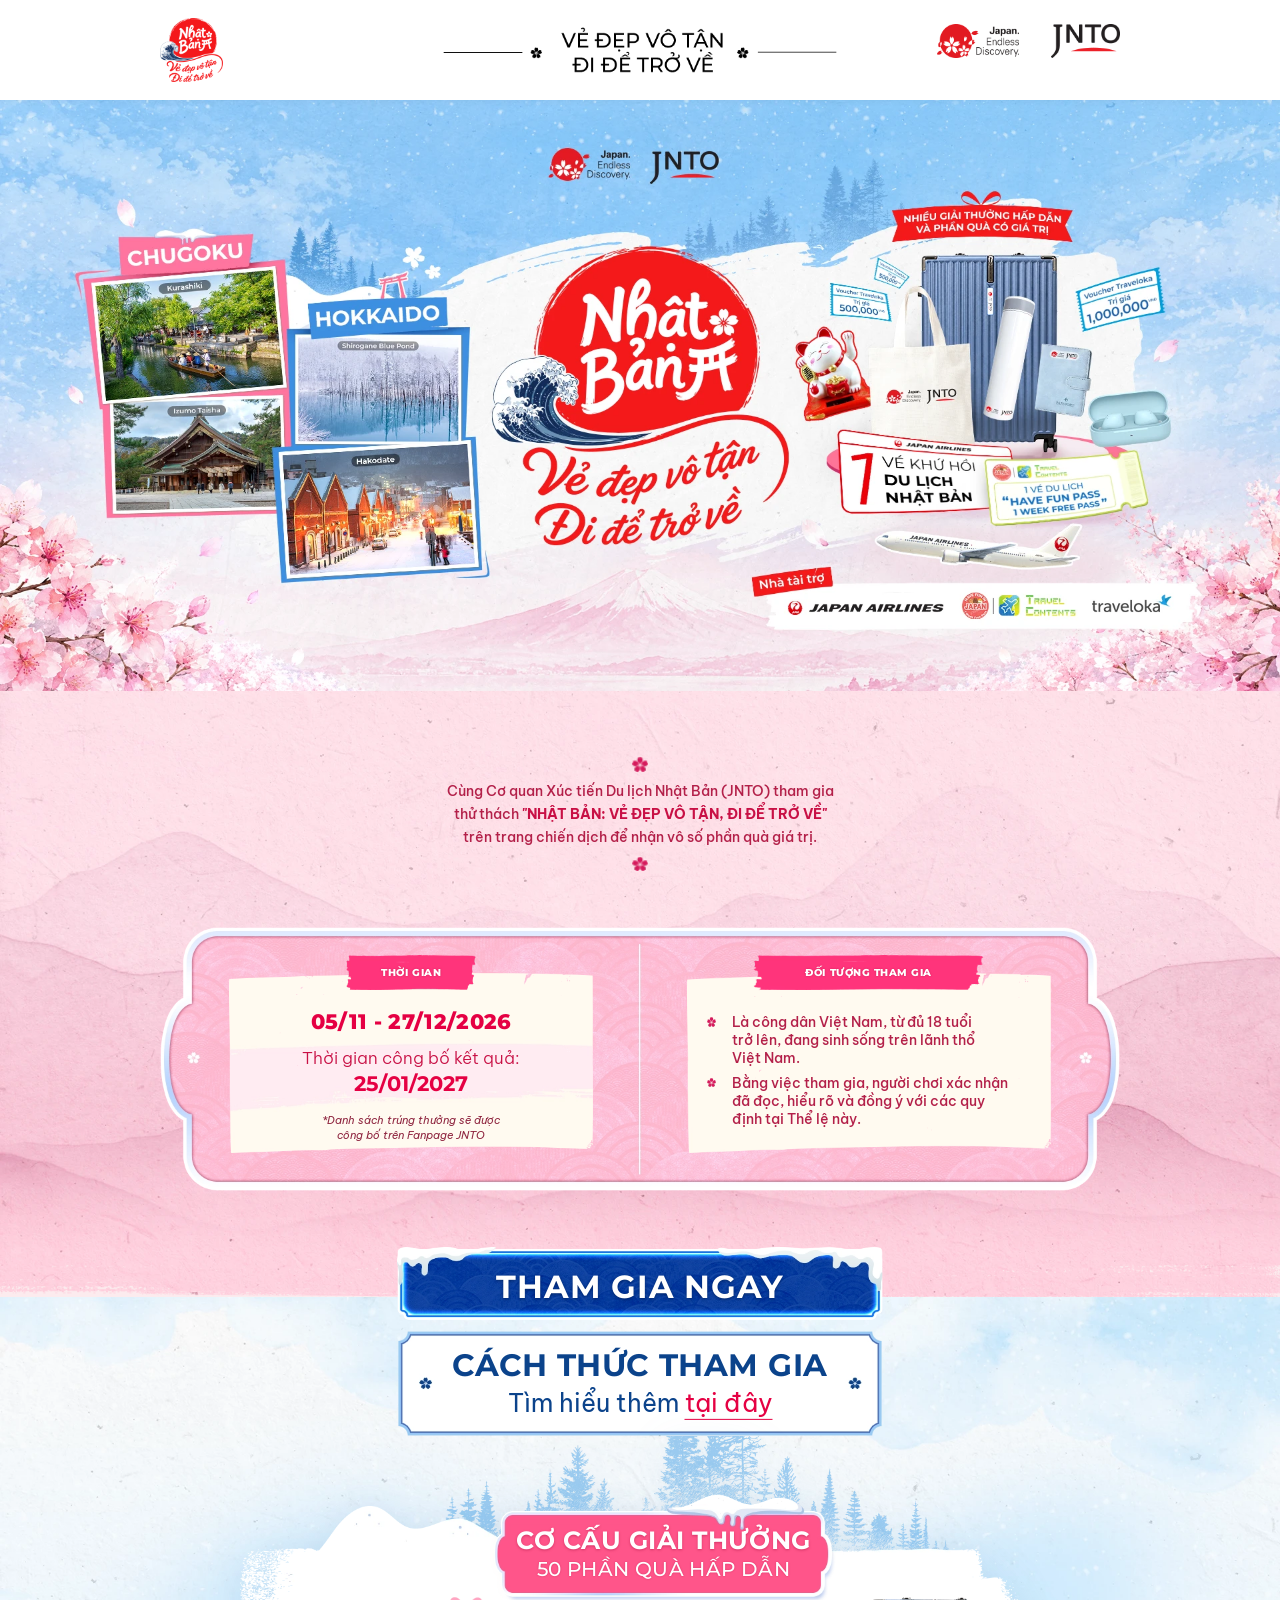
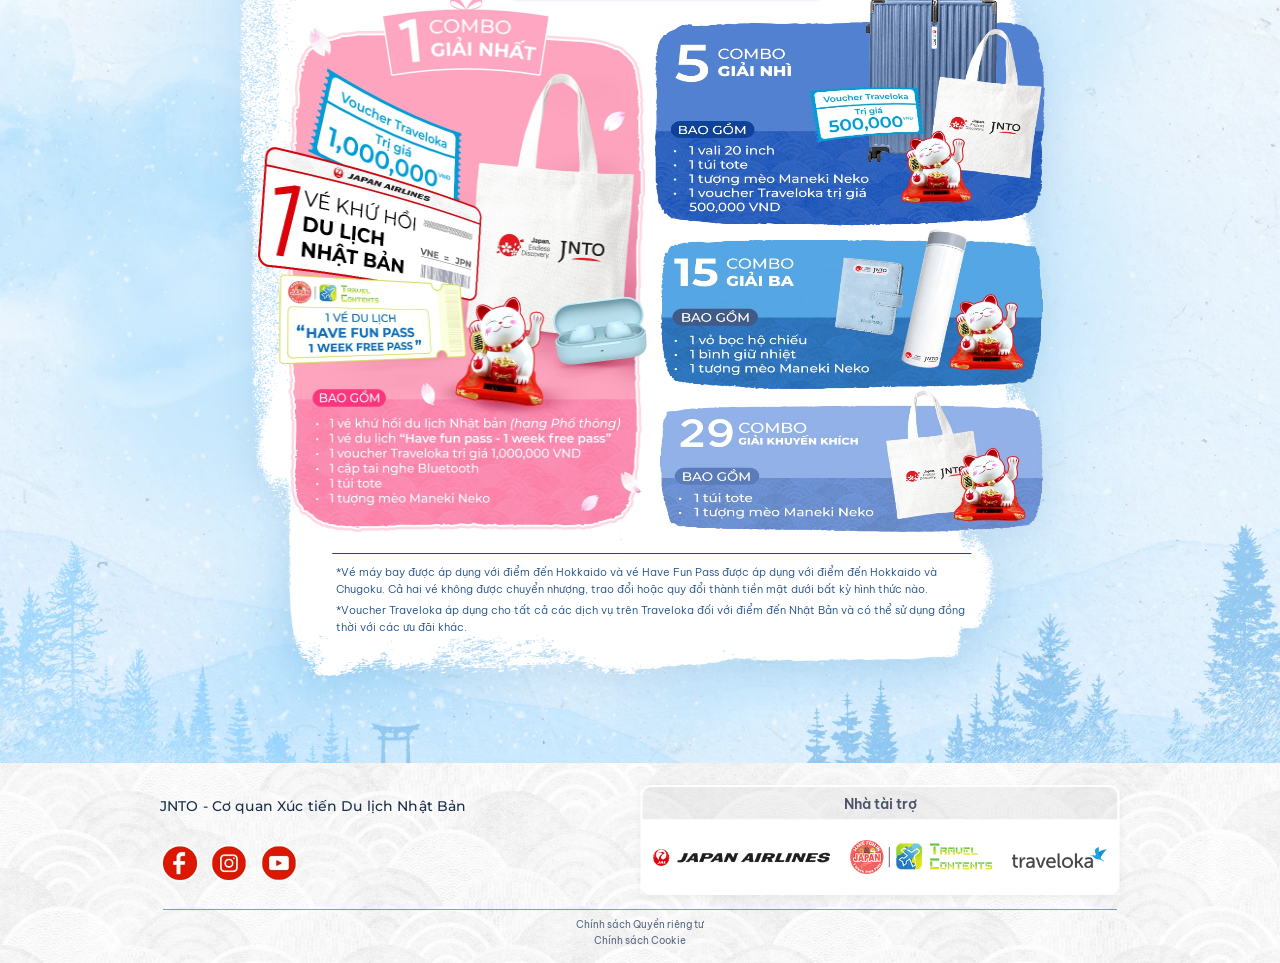
<file: index.html>
<!DOCTYPE html>
<html lang="vi">

<head>
  <meta charset="UTF-8">
  <meta name="viewport" content="width=device-width, initial-scale=1.0">
  <title>Nhật Bản: Vẻ Đẹp Vô Tận, Đi Để Trở Về - JNTO</title>
  <meta name="description"
    content="Chiến dịch Du lịch Nhật Bản - Vẻ đẹp vô tận, Đi để trở về cùng JNTO. Tham gia ngay để có cơ hội nhận 50 phần quà hấp dẫn!">

  <link rel="preconnect" href="https://fonts.googleapis.com">
  <link rel="preconnect" href="https://fonts.gstatic.com" crossorigin>
  <link
    href="https://fonts.googleapis.com/css2?family=Be+Vietnam+Pro:ital,wght@0,400;0,500;0,600;0,700;0,800;1,400;1,500&family=Montserrat:ital,wght@0,500;0,600;0,700;0,800;0,900;1,600&display=swap"
    rel="stylesheet">

  <link rel="icon" href="data:,">
  <link rel="stylesheet" href="css/style.css">
</head>

<body>
  <div class="campaign-landing-page">
    <header class="site-header">
      <div class="header-container">
        <div class="header-left">
          <a href="#homepage" class="campaign-logo-link" id="site-logo-home"
            title="Nhật Bản - Vẻ đẹp vô tận, Đi để trở về">
            <picture>
              <source media="(max-width: 768px)" srcset="img/img-mobile/page%201/header/Campaign%20logo.webp">
              <img src="img/img-desktop/page 1/header/Campaign logo.png" alt="Chiến dịch Du lịch Nhật Bản"
                class="campaign-logo-img">
            </picture>
          </a>
        </div>

        <div class="header-center">
          <picture>
            <source media="(max-width: 768px)"
              srcset="img/img-mobile/page%201/header/v%E1%BA%BB%20%C4%91%E1%BA%B9p%20v%C3%B4%20t%E1%BA%ADn.webp">
            <img src="img/img-desktop/page 1/header/vẻ đẹp vô tận.png" alt="Vẻ đẹp vô tận - Đi để trở về"
              class="ve-dep-vo-tan-img">
          </picture>
        </div>

        <div class="header-right">
          <a href="https://www.japan.travel/vi/vn/" target="_blank" rel="noopener noreferrer" class="jed-logo-link"
            title="Japan Endless Discovery">
            <picture>
              <source media="(max-width: 768px)" srcset="img/img-mobile/page%201/header/JED%20logo.webp">
              <img src="img/img-desktop/page 1/header/JED logo.png" alt="Japan Endless Discovery" class="jed-logo-img">
            </picture>
          </a>
          <a href="https://www.japan.travel/vi/vn/" target="_blank" rel="noopener noreferrer" class="jnto-logo-link"
            title="JNTO - Cơ quan Xúc tiến Du lịch Nhật Bản">
            <picture>
              <source media="(max-width: 768px)" srcset="img/img-mobile/page%201/header/JNTO%20logo.webp">
              <img src="img/img-desktop/page 1/header/JNTO logo.png" alt="JNTO" class="jnto-logo-img">
            </picture>
          </a>
        </div>
      </div>
    </header>

    <div>
      <div id="view-homepage" class="app-view active">
        <main>
          <section class="hero-section">
            <div class="hero-banner-container">
              <picture>
                <source media="(max-width: 768px)"
                  srcset="img/img-mobile/page%201/section%201/JNTO-Herobanner-mobile-winter.webp">
                <img src="img/img-desktop/page 1/section 1/JNTO-Herobanner-winter.webp"
                  alt="Nhật Bản - Vẻ Đẹp Vô Tận, Đi Để Trở Về - Chiến dịch mùa đông JNTO" class="hero-banner-image"
                  loading="eager">
              </picture>
            </div>
          </section>

          <section class="info-section">
            <div class="info-content-wrapper">
              <div class="info-intro-block">
                <div class="info-decor-flower">
                  <picture>
                    <source media="(max-width: 768px)" srcset="img/img-mobile/page%201/section%202/decor-hoa.webp">
                    <img src="img/img-desktop/page 1/section 2/bullet.webp" alt="🌸" class="intro-flower-icon">
                  </picture>
                </div>

                <p class="info-intro-paragraph">
                  Cùng Cơ quan Xúc tiến Du lịch Nhật Bản (JNTO) tham gia <br>
                  thử thách <span class="campaign-highlight">"NHẬT BẢN: VẺ ĐẸP VÔ TẬN, ĐI ĐỂ TRỞ VỀ"</span> <br>
                  trên trang chiến dịch để nhận vô số phần quà giá trị.
                </p>

                <div class="info-decor-flower">
                  <picture>
                    <source media="(max-width: 768px)" srcset="img/img-mobile/page%201/section%202/decor-hoa.webp">
                    <img src="img/img-desktop/page 1/section 2/bullet.webp" alt="🌸" class="intro-flower-icon">
                  </picture>
                </div>
              </div>

              <div class="info-main-card">
                <div class="info-card-inner">
                  <div class="info-col">
                    <div class="info-tag-wrapper tag-time">
                      <picture>
                        <source media="(max-width: 768px)"
                          srcset="img/img-mobile/page%201/section%202/tag-thoigian.webp">
                        <img src="img/img-desktop/page 1/section 2/tag-thoigian.webp" alt="" class="tag-bg-img">
                      </picture>
                      <span class="tag-text">THỜI GIAN</span>
                    </div>

                    <div class="info-box-panel box-panel-time">
                      <picture class="box-panel-bg">
                        <source media="(max-width: 768px)"
                          srcset="img/img-mobile/page%201/section%202/box-thoigian.webp">
                        <img src="img/img-desktop/page 1/section 2/box-thoigian.webp" alt="" class="box-panel-bg-img">
                      </picture>
                      <div class="box-panel-content">
                        <div class="time-date-range">05/11 - 27/12/2026</div>
                        <div class="time-result-label">Thời gian công bố kết quả:</div>
                        <div class="time-result-date">25/01/2027</div>
                        <div class="time-note">
                          *Danh sách trúng thưởng sẽ được <br>công bố trên Fanpage JNTO
                        </div>
                      </div>
                    </div>
                  </div>

                  <div class="info-col">
                    <div class="info-tag-wrapper tag-participants">
                      <picture>
                        <source media="(max-width: 768px)"
                          srcset="img/img-mobile/page%201/section%202/tag-doituongthamgia.webp">
                        <img src="img/img-desktop/page 1/section 2/tag-doituongthamgia.webp" alt="" class="tag-bg-img">
                      </picture>
                      <span class="tag-text">ĐỐI TƯỢNG THAM GIA</span>
                    </div>

                    <div class="info-box-panel box-panel-participants">
                      <picture class="box-panel-bg">
                        <source media="(max-width: 768px)"
                          srcset="img/img-mobile/page%201/section%202/box-doituongthamgia.webp">
                        <img src="img/img-desktop/page 1/section 2/box-doituongthamgia.webp" alt=""
                          class="box-panel-bg-img">
                      </picture>
                      <div class="box-panel-content">
                        <ul class="participants-list">
                          <li class="participant-item">
                            <picture>
                              <source media="(max-width: 768px)"
                                srcset="img/img-mobile/page%201/section%202/bullet.webp">
                              <img src="img/img-desktop/page 1/section 2/bullet.webp" alt="•" class="bullet-icon">
                            </picture>
                            <span>
                              Là công dân Việt Nam, từ đủ 18 tuổi <br>
                              trở lên, đang sinh sống trên lãnh thổ <br>
                              Việt Nam.
                            </span>
                          </li>
                          <li class="participant-item">
                            <picture>
                              <source media="(max-width: 768px)"
                                srcset="img/img-mobile/page%201/section%202/bullet.webp">
                              <img src="img/img-desktop/page 1/section 2/bullet.webp" alt="•" class="bullet-icon">
                            </picture>
                            <span>
                              Bằng việc tham gia, người chơi xác nhận <br>
                              đã đọc, hiểu rõ và đồng ý với các quy <br>
                              định tại Thể lệ này.
                            </span>
                          </li>
                        </ul>
                      </div>
                    </div>
                  </div>
                </div>
              </div>
            </div>
          </section>

          <section class="prizes-section">
            <div class="boundary-cta-wrapper">
              <button type="button" class="cta-btn btn-tham-gia-ngay" id="btn-open-join"
                title="Nhấn để tham gia ngay chiến dịch">
                <picture>
                  <source media="(max-width: 768px)" srcset="img/img-mobile/page%201/button/button-thamgiangay.webp">
                  <img src="img/img-desktop/page 1/button/button-thamgiangay.webp" alt="" class="btn-bg-img">
                </picture>
                <span class="btn-text tham-gia-text">THAM GIA NGAY</span>
              </button>
            </div>

            <div class="prizes-content-wrapper">
              <div class="cta-secondary-container">
                <button type="button" class="cta-btn btn-cach-thuc-tham-gia" id="btn-open-rules"
                  title="Tìm hiểu cách thức tham gia">
                  <picture>
                    <source media="(max-width: 768px)"
                      srcset="img/img-mobile/page%201/button/button-cachthucthamgia.webp">
                    <img src="img/img-desktop/page 1/button/button-cachthucthamgia.webp" alt="" class="btn-bg-img">
                  </picture>
                  <div class="btn-text-content">
                    <span class="cach-thuc-title">CÁCH THỨC THAM GIA</span>
                    <span class="cach-thuc-sub">
                      Tìm hiểu thêm <span class="highlight-link">tại đây</span>
                    </span>
                  </div>
                </button>
              </div>

              <div class="prizes-main-card">
                <div class="prizes-title-badge-wrapper">
                  <picture>
                    <source media="(max-width: 768px)" srcset="img/img-mobile/page%201/section%203/title-box.webp">
                    <img src="img/img-desktop/page 1/section 3/title-box.webp"
                      alt="Cơ cấu giải thưởng - 50 phần quà hấp dẫn" class="title-box-img">
                  </picture>
                  <div class="title-badge-text">
                    <span class="title-line-1">CƠ CẤU GIẢI THƯỞNG</span>
                    <span class="title-line-2">50 PHẦN QUÀ HẤP DẪN</span>
                  </div>
                </div>

                <div class="prizes-card-inner">
                  <div class="prize-items-grid">
                    <div class="prize-card-col">
                      <picture>
                        <source media="(max-width: 768px)" srcset="img/img-mobile/page%201/section%203/giai1.webp">
                        <img src="img/img-desktop/page 1/section 3/giai1.webp"
                          alt="1 Combo Giải Nhất - Vé máy bay khứ hồi, vé du lịch Have Fun Pass, voucher Traveloka, tai nghe Bluetooth, túi tote, tượng mèo Maneki Neko"
                          class="prize-showcase-img giai-1-img">
                      </picture>
                    </div>

                    <div class="prize-card-col">
                      <picture>
                        <source media="(max-width: 768px)" srcset="img/img-mobile/page%201/section%203/giai234.webp">
                        <img src="img/img-desktop/page 1/section 3/giai234.webp"
                          alt="5 Combo Giải Nhì, 15 Combo Giải Ba, 29 Combo Giải Khuyến Khích"
                          class="prize-showcase-img giai-234-img">
                      </picture>
                    </div>
                  </div>

                  <div class="prizes-separator-line">
                    <picture>
                      <source media="(max-width: 768px)" srcset="img/img-mobile/page%201/section%203/linexanh.webp">
                      <img src="img/img-desktop/page 1/section 3/linexanh.webp" alt="" class="line-xanh-img">
                    </picture>
                  </div>

                  <div class="prizes-footnotes">
                    <p class="footnote-p">
                      *Vé máy bay được áp dụng với điểm đến Hokkaido và vé <br class="br-mobile">
                      Have Fun Pass được áp dụng với điểm đến Hokkaido và <br class="br-mobile">
                      Chugoku. Cả hai vé không được chuyển nhượng, trao đổi <br class="br-mobile">
                      hoặc quy đổi thành tiền mặt dưới bất kỳ hình thức nào.
                    </p>
                    <p class="footnote-p">
                      *Voucher Traveloka áp dụng cho tất cả các dịch vụ trên <br class="br-mobile">
                      Traveloka đối với điểm đến Nhật Bản và có thể sử dụng <br class="br-mobile">
                      đồng thời với các ưu đãi khác.
                    </p>
                  </div>
                </div>
              </div>
            </div>
          </section>
        </main>
      </div>

    </div>

    <footer class="site-footer">
      <div class="footer-main-container">
        <div class="footer-content-wrapper">
          <div class="footer-top-row">
            <div class="footer-col-left">
              <h3 class="footer-org-title">
                JNTO - Cơ quan Xúc tiến Du lịch Nhật Bản
              </h3>

              <div class="footer-social-links">
                <a href="https://www.facebook.com/jntovietnam" target="_blank" rel="noopener noreferrer"
                  class="social-icon-btn" title="Theo dõi JNTO trên Facebook">
                  <picture>
                    <source media="(max-width: 768px)" srcset="img/img-mobile/page%201/footer/facebook.webp">
                    <img src="img/img-desktop/page 1/footer/icon-facebook.webp" alt="Facebook" class="social-icon-img">
                  </picture>
                </a>

                <a href="https://www.instagram.com/jnto_vietnam" target="_blank" rel="noopener noreferrer"
                  class="social-icon-btn" title="Theo dõi JNTO trên Instagram">
                  <picture>
                    <source media="(max-width: 768px)" srcset="img/img-mobile/page%201/footer/instagram.webp">
                    <img src="img/img-desktop/page 1/footer/icon-instagram.webp" alt="Instagram"
                      class="social-icon-img">
                  </picture>
                </a>

                <a href="https://www.youtube.com/c/JNTOVietnam" target="_blank" rel="noopener noreferrer"
                  class="social-icon-btn" title="Kênh Youtube JNTO">
                  <picture>
                    <source media="(max-width: 768px)" srcset="img/img-mobile/page%201/footer/youtube.webp">
                    <img src="img/img-desktop/page 1/footer/icon-youtube.webp" alt="Youtube" class="social-icon-img">
                  </picture>
                </a>
              </div>
            </div>

            <div class="footer-col-right">
              <div class="sponsors-box">
                <div class="sponsors-header-label">Nhà tài trợ</div>
                <div class="sponsors-logos-row">
                  <a href="https://www.jal.co.jp/vn/vi/" target="_blank" rel="noopener noreferrer"
                    class="sponsor-logo-item" title="Japan Airlines">
                    <picture>
                      <source media="(max-width: 768px)" srcset="img/img-mobile/page%201/footer/Logo%20JAL.png">
                      <img src="img/img-desktop/page 1/footer/Logo JAL.png" alt="Japan Airlines" class="jal-logo">
                    </picture>
                  </a>

                  <a href="https://travel-contents.com/" target="_blank" rel="noopener noreferrer"
                    class="sponsor-logo-item" title="Travel Contents">
                    <picture>
                      <source media="(max-width: 768px)"
                        srcset="img/img-mobile/page%201/footer/Logo%20Travel%20Contents.png">
                      <img src="img/img-desktop/page 1/footer/Logo Travel Contents.png" alt="Travel Contents"
                        class="tc-logo">
                    </picture>
                  </a>

                  <a href="https://www.traveloka.com/vi-vn" target="_blank" rel="noopener noreferrer"
                    class="sponsor-logo-item" title="Traveloka">
                    <picture>
                      <source media="(max-width: 768px)" srcset="img/img-mobile/page%201/footer/Logo%20Traveloka.png">
                      <img src="img/img-desktop/page 1/footer/Logo Traveloka.png" alt="Traveloka"
                        class="traveloka-logo">
                    </picture>
                  </a>
                </div>
              </div>
            </div>
          </div>

          <div class="footer-line-wrapper">
            <picture>
              <source media="(max-width: 768px)" srcset="img/img-mobile/page%201/footer/line.png">
              <img src="img/img-desktop/page 1/footer/line-xanh.webp" alt="" class="footer-line-img">
            </picture>
          </div>

          <div class="footer-bottom-links">
            <button type="button" class="policy-link-btn" id="btn-open-privacy">
              Chính sách Quyền riêng tư
            </button>
            <button type="button" class="policy-link-btn" id="btn-open-cookie">
              Chính sách Cookie
            </button>
          </div>
        </div>
      </div>
    </footer>

    <div class="modal-backdrop" id="modal-rules">
      <div class="modal-container rules-modal">
        <button type="button" class="modal-close-btn" data-close-modal="modal-rules" aria-label="Đóng">
          ✕
        </button>

        <h3 class="modal-title">Cách Thức Tham Gia Chiến Dịch</h3>
        <p class="modal-subtitle">
          "NHẬT BẢN: VẺ ĐẸP VÔ TẬN, ĐI ĐỂ TRỞ VỀ" - Cơ hội trúng 50 combo quà tặng du lịch Nhật Bản vô cùng hấp dẫn!
        </p>

        <div class="rules-steps-list">
          <div class="rule-step-card">
            <div class="step-badge">Bước 1</div>
            <div class="step-body">
              <h4 class="step-title">Khám phá hành trình Nhật Bản</h4>
              <p class="step-desc">
                Tìm hiểu về hai điểm đến đặc sắc trong chiến dịch mùa đông này: <strong>Hokkaido</strong> với thiên
                đường tuyết trắng rực rỡ và <strong>Chugoku</strong> với những di sản văn hóa, ẩm thực lâu đời cùng
                thiên nhiên hữu tình.
              </p>
            </div>
          </div>

          <div class="rule-step-card">
            <div class="step-badge">Bước 2</div>
            <div class="step-body">
              <h4 class="step-title">Đăng tải bài viết chia sẻ</h4>
              <p class="step-desc">
                Đăng tải hình ảnh, kỷ niệm hoặc cảm nhận/ước mơ về chuyến đi Nhật Bản sắp tới của bạn trên trang cá nhân
                ở chế độ công khai (Facebook, Instagram hoặc TikTok) kèm các hashtag bắt buộc:
              </p>
              <div class="hashtag-box">
                <code>#NhatBan #VeDepVoTan #DiDeTroVe #JNTOVietnam #Hokkaido #Chugoku</code>
              </div>
            </div>
          </div>

          <div class="rule-step-card">
            <div class="step-badge">Bước 3</div>
            <div class="step-body">
              <h4 class="step-title">Gửi link bài dự thi</h4>
              <p class="step-desc">
                Quay lại trang chiến dịch và bấm nút <strong>"THAM GIA NGAY"</strong> để điền thông tin và đính kèm link
                bài đăng của bạn.
              </p>
            </div>
          </div>

          <div class="rule-step-card">
            <div class="step-badge">Bước 4</div>
            <div class="step-body">
              <h4 class="step-title">Chờ đợi công bố kết quả</h4>
              <p class="step-desc">
                Ban tổ chức sẽ chấm điểm và quay số ngẫu nhiên chọn ra <strong>50 người chơi may mắn</strong>. Danh sách
                sẽ được công bố chính thức vào ngày <strong>25/01/2027</strong> trên Fanpage JNTO.
              </p>
            </div>
          </div>
        </div>

        <div class="rules-important-notes">
          <h4 class="notes-heading">📌 Lưu ý quan trọng về giải thưởng:</h4>
          <ul>
            <li>
              Vé máy bay khứ hồi (hạng phổ thông) áp dụng với điểm đến <strong>Hokkaido</strong> do Japan Airlines tài
              trợ.
            </li>
            <li>
              Vé <strong>Have Fun Pass</strong> áp dụng với các dịch vụ trải nghiệm tại Hokkaido và Chugoku.
            </li>
            <li>
              Cả hai loại vé không có giá trị chuyển nhượng, trao đổi hoặc quy đổi thành tiền mặt.
            </li>
            <li>
              Voucher Traveloka áp dụng cho tất cả dịch vụ trên ứng dụng Traveloka đối với điểm đến Nhật Bản.
            </li>
          </ul>
        </div>

        <div class="modal-actions">
          <button type="button" class="modal-action-btn cancel-btn" data-close-modal="modal-rules">
            Đóng
          </button>
          <button type="button" class="modal-action-btn submit-btn" id="btn-rules-to-join">
            Tham gia ngay bây giờ
          </button>
        </div>
      </div>
    </div>

    <div class="modal-backdrop" id="modal-policy">
      <div class="modal-container policy-modal">
        <button type="button" class="modal-close-btn" data-close-modal="modal-policy" aria-label="Đóng">
          ✕
        </button>

        <div id="policy-content-privacy" class="policy-content">
          <h3 class="modal-title">Chính Sách Quyền Riêng Tư</h3>
          <p class="policy-date">Cập nhật: Chiến dịch 2026 - 2027</p>

          <div class="policy-text-body">
            <h4>1. Mục đích thu thập thông tin</h4>
            <p>
              Cơ quan Xúc tiến Du lịch Nhật Bản (JNTO) cam kết bảo vệ quyền riêng tư của người tham gia. Mọi thông tin
              cá nhân (họ tên, số điện thoại, email, liên kết bài viết) chỉ được sử dụng cho mục đích:
            </p>
            <ul>
              <li>Xác nhận tư cách hợp lệ của người tham gia chiến dịch.</li>
              <li>Liên hệ thông báo kết quả và trao giải thưởng khi trúng thưởng.</li>
              <li>Hỗ trợ người trúng giải trong quá trình xuất vé máy bay và sử dụng dịch vụ tài trợ.</li>
            </ul>

            <h4>2. Bảo mật thông tin</h4>
            <p>
              JNTO và các đối tác tài trợ (Japan Airlines, Traveloka, Travel Contents) tuân thủ nghiêm ngặt các quy định
              về bảo vệ dữ liệu cá nhân theo pháp luật hiện hành và không chia sẻ thông tin cho bên thứ ba ngoài phạm vi
              tổ chức chương trình.
            </p>

            <h4>3. Quyền của người tham gia</h4>
            <p>
              Người tham gia có quyền yêu cầu tra cứu, chỉnh sửa hoặc hủy bỏ thông tin cá nhân đã cung cấp bằng cách
              liên hệ với Ban tổ chức qua Fanpage chính thức của JNTO.
            </p>
          </div>
        </div>

        <div id="policy-content-cookie" class="policy-content hidden">
          <h3 class="modal-title">Chính Sách Cookie</h3>
          <p class="policy-date">Cập nhật: Chiến dịch 2026 - 2027</p>

          <div class="policy-text-body">
            <h4>1. Cookie là gì?</h4>
            <p>
              Cookie là các tệp văn bản nhỏ được lưu trữ trên thiết bị của bạn khi truy cập trang web nhằm nâng cao trải
              nghiệm người dùng, ghi nhớ tùy chọn và phân tích lưu lượng truy cập.
            </p>

            <h4>2. Các loại cookie được sử dụng</h4>
            <ul>
              <li><strong>Cookie cần thiết:</strong> Đảm bảo website hoạt động ổn định và người dùng có thể gửi thông
                tin dự thi.</li>
              <li><strong>Cookie phân tích:</strong> Giúp Ban tổ chức hiểu rõ mức độ quan tâm của cộng đồng đối với các
                điểm đến du lịch Nhật Bản để cải thiện nội dung.</li>
            </ul>

            <h4>3. Quản lý cookie</h4>
            <p>
              Bạn có thể tùy chỉnh hoặc tắt cookie bất cứ lúc nào thông qua phần cài đặt trên trình duyệt của bạn.
            </p>
          </div>
        </div>

        <div class="modal-actions">
          <button type="button" class="modal-action-btn primary-btn" data-close-modal="modal-policy">
            Đã hiểu
          </button>
        </div>
      </div>
    </div>

    <div class="modal-backdrop" id="modal-survey-success">
      <div class="modal-container survey-success-modal">
        <button type="button" class="modal-close-btn" data-close-modal="modal-survey-success" aria-label="Đóng">
          ✕
        </button>

        <div class="survey-success-content">
          <div class="survey-success-icon-badge">🌸</div>
          <h3 class="modal-title">NỘP BÀI KHẢO SÁT THÀNH CÔNG!</h3>
          <p class="modal-subtitle">
            Cảm ơn bạn đã hoàn thành bài khảo sát du lịch Nhật Bản cùng JNTO!<br>
            Bạn muốn quay về <strong>Trang Chủ</strong> hay tiếp tục tham gia trả lời phần <strong>Câu Hỏi Kiến
              Thức</strong>?
          </p>

          <div class="survey-choice-buttons">
            <button type="button" class="survey-choice-btn btn-choice-home" id="btn-survey-to-home">
              <span class="choice-btn-icon">🏠</span>
              <div class="choice-btn-text">
                <span class="choice-btn-primary">Trang Chủ</span>
                <span class="choice-btn-desc">Quay về trang chính chiến dịch (Page 1)</span>
              </div>
            </button>

            <button type="button" class="survey-choice-btn btn-choice-quiz" id="btn-survey-to-quiz">
              <span class="choice-btn-icon">⛩️</span>
              <div class="choice-btn-text">
                <span class="choice-btn-primary">Tiếp Tục Câu Hỏi Kiến Thức</span>
                <span class="choice-btn-desc">Trả lời câu hỏi Hokkaido & Chugoku (Page 4)</span>
              </div>
              <span class="choice-btn-arrow">➔</span>
            </button>
          </div>
        </div>
      </div>
      <div class="modal-backdrop" id="modal-fb-success">
        <div class="modal-container survey-success-modal">
          <button type="button" class="modal-close-btn" data-close-modal="modal-fb-success" aria-label="Đóng">
            ✕
          </button>

          <div class="survey-success-content">
            <div class="survey-success-icon-badge">🌸</div>
            <h3 class="modal-title">NỘP BÀI DỰ THI THÀNH CÔNG!</h3>
            <p class="modal-subtitle">
              Cảm ơn bạn đã tham gia và hoàn thành tất cả thử thách trong chiến dịch<br>
              <strong>"NHẬT BẢN: VẺ ĐẸP VÔ TẬN, ĐI ĐỂ TRỞ VỀ"</strong>!<br><br>
              Ban tổ chức sẽ tiến hành chấm điểm và quay số ngẫu nhiên chọn ra <strong>50 người chơi may
                mắn</strong>.<br>
              Danh sách trúng thưởng sẽ được công bố chính thức vào ngày <strong>25/01/2027</strong> trên Fanpage JNTO.
            </p>

            <div class="survey-choice-buttons">
              <button type="button" class="survey-choice-btn btn-choice-home" id="btn-fb-to-home">
                <span class="choice-btn-icon">🏠</span>
                <div class="choice-btn-text">
                  <span class="choice-btn-primary">Về Trang Chủ</span>
                  <span class="choice-btn-desc">Quay về trang chính chiến dịch (Page 1)</span>
                </div>
              </button>
            </div>
          </div>
        </div>
      </div>

      <div id="auth-toast" class="auth-toast hidden" role="status" aria-live="polite">
        <span class="toast-message" id="toast-message">Đăng ký thành công!</span>
      </div>
    </div>

    <script src="js/main.js"></script>
</body>

</html>
</file>
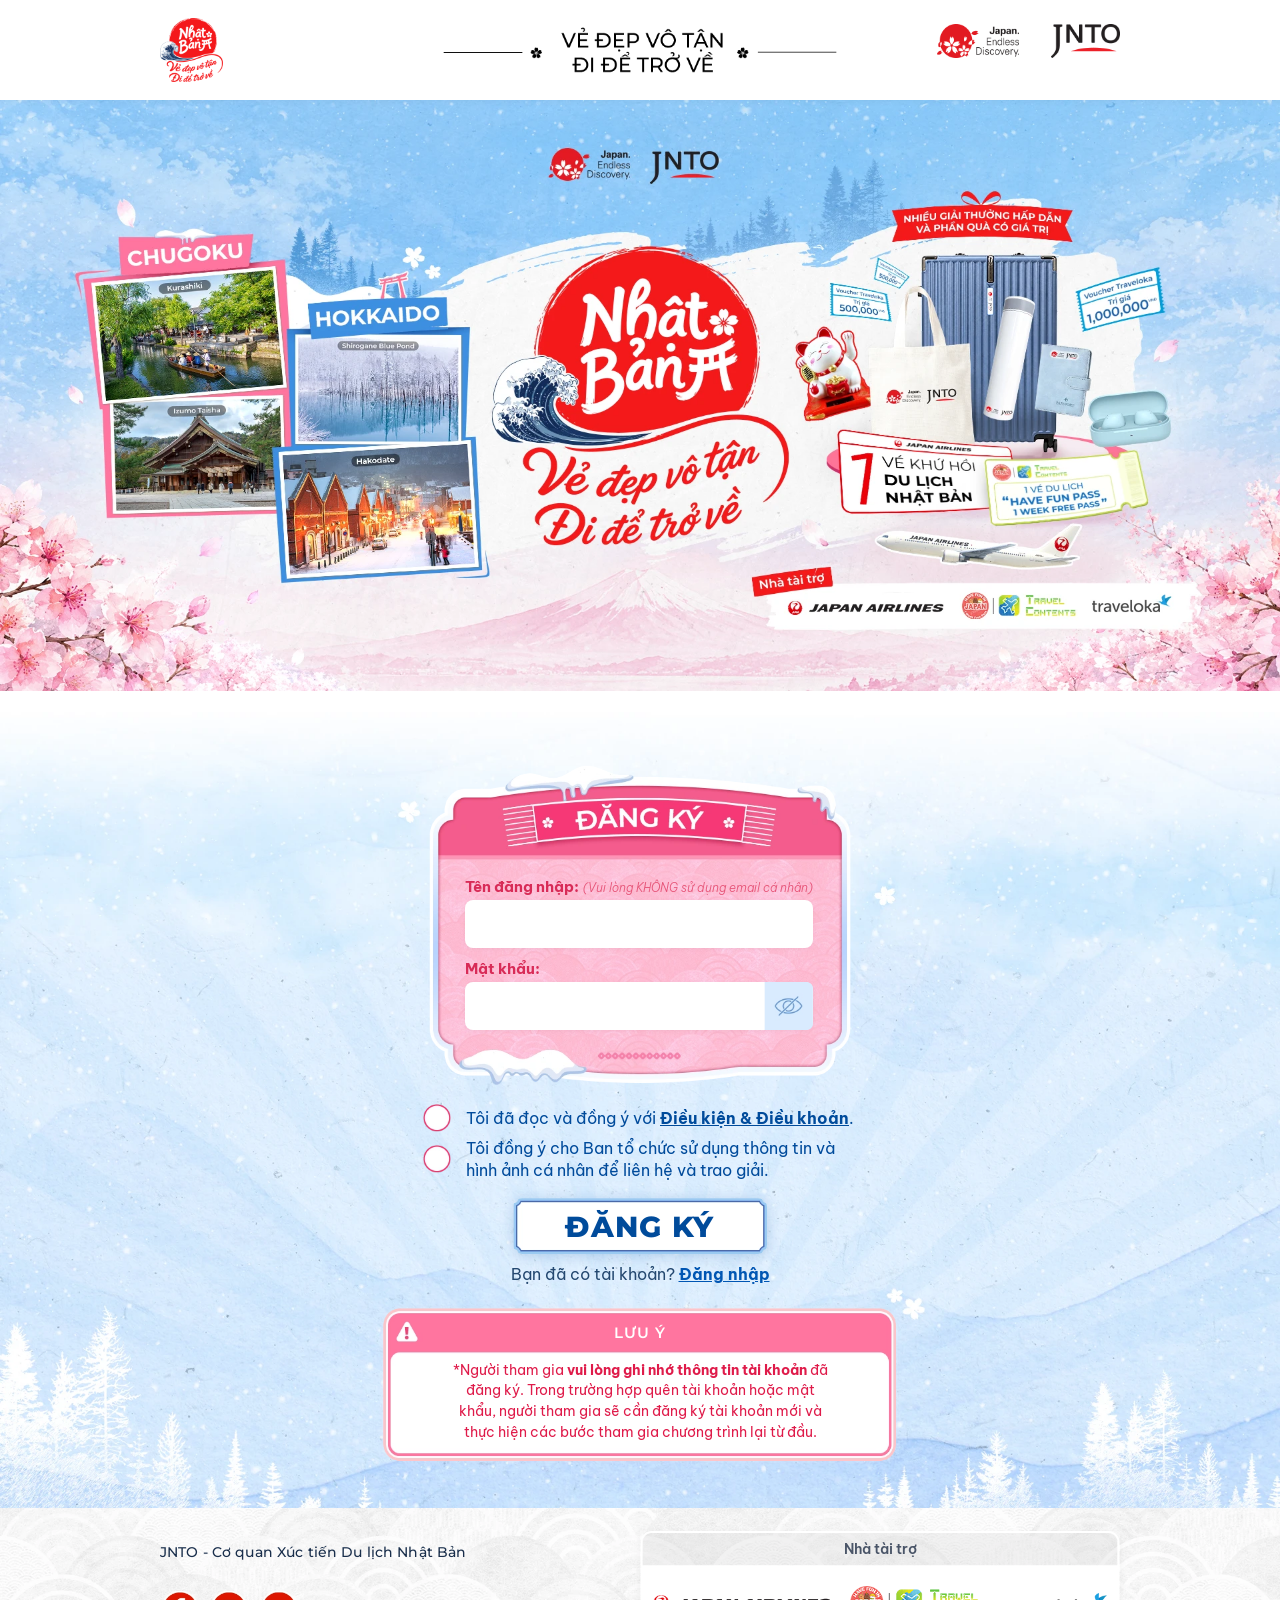
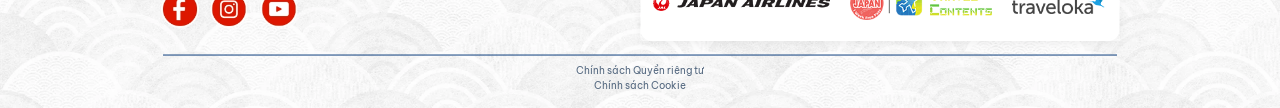
<file: pages/page-2.html>
<!DOCTYPE html>
<html lang="vi">

<head>
  <meta charset="UTF-8">
  <meta name="viewport" content="width=device-width, initial-scale=1.0">
  <title>Đăng ký & Đăng nhập - Nhật Bản: Vẻ Đẹp Vô Tận, Đi Để Trở Về - JNTO</title>
  <meta name="description"
    content="Chiến dịch Du lịch Nhật Bản - Vẻ đẹp vô tận, Đi để trở về cùng JNTO. Tham gia ngay để có cơ hội nhận 50 phần quà hấp dẫn!">

  <link rel="preconnect" href="https://fonts.googleapis.com">
  <link rel="preconnect" href="https://fonts.gstatic.com" crossorigin>
  <link
    href="https://fonts.googleapis.com/css2?family=Be+Vietnam+Pro:ital,wght@0,400;0,500;0,600;0,700;0,800;1,400;1,500&family=Montserrat:ital,wght@0,500;0,600;0,700;0,800;0,900;1,600&display=swap"
    rel="stylesheet">

  <link rel="icon" href="data:,">
  <link rel="stylesheet" href="../css/style.css">
</head>

<body>
  <div class="campaign-landing-page">
    <header class="site-header">
      <div class="header-container">
        <div class="header-left">
          <a href="../index.html" class="campaign-logo-link" id="site-logo-home"
            title="Nhật Bản - Vẻ đẹp vô tận, Đi để trở về">
            <picture>
              <source media="(max-width: 768px)" srcset="../img/img-mobile/page%201/header/Campaign%20logo.webp">
              <img src="../img/img-desktop/page 1/header/Campaign logo.png" alt="Chiến dịch Du lịch Nhật Bản"
                class="campaign-logo-img">
            </picture>
          </a>
        </div>

        <div class="header-center">
          <picture>
            <source media="(max-width: 768px)"
              srcset="../img/img-mobile/page%201/header/v%E1%BA%BB%20%C4%91%E1%BA%B9p%20v%C3%B4%20t%E1%BA%ADn.webp">
            <img src="../img/img-desktop/page 1/header/vẻ đẹp vô tận.png" alt="Vẻ đẹp vô tận - Đi để trở về"
              class="ve-dep-vo-tan-img">
          </picture>
        </div>

        <div class="header-right">
          <a href="https://www.japan.travel/vi/vn/" target="_blank" rel="noopener noreferrer" class="jed-logo-link"
            title="Japan Endless Discovery">
            <picture>
              <source media="(max-width: 768px)" srcset="../img/img-mobile/page%201/header/JED%20logo.webp">
              <img src="../img/img-desktop/page 1/header/JED logo.png" alt="Japan Endless Discovery" class="jed-logo-img">
            </picture>
          </a>
          <a href="https://www.japan.travel/vi/vn/" target="_blank" rel="noopener noreferrer" class="jnto-logo-link"
            title="JNTO - Cơ quan Xúc tiến Du lịch Nhật Bản">
            <picture>
              <source media="(max-width: 768px)" srcset="../img/img-mobile/page%201/header/JNTO%20logo.webp">
              <img src="../img/img-desktop/page 1/header/JNTO logo.png" alt="JNTO" class="jnto-logo-img">
            </picture>
          </a>
        </div>
      </div>
    </header>

    <div>
      <div id="view-register" class="app-view active">
        <main>
          <section class="auth-hero-section">
            <div class="hero-banner-container">
              <picture>
                <source media="(max-width: 768px)"
                  srcset="../img/img-mobile/page%201/section%201/JNTO-Herobanner-mobile-winter.webp">
                <img src="../img/img-desktop/page 1/section 1/JNTO-Herobanner-winter.webp"
                  alt="Nhật Bản - Vẻ Đẹp Vô Tận, Đi Để Trở Về" class="hero-banner-image">
              </picture>
            </div>
          </section>

          <section class="auth-main-section register-theme">
            <div class="auth-container">
              <div id="register-error-box" class="auth-error-box hidden" role="alert">
                <button type="button" class="auth-error-close-btn" id="btn-close-register-error"
                  aria-label="Đóng thông báo lỗi">
                  <picture>
                    <source media="(max-width: 768px)"
                      srcset="../img/img-mobile/page%202/Page2.1%20-%20%C4%91%C4%83ng%20k%C3%BD/icon-close.webp">
                    <img src="../img/img-desktop/page 2/Page2.1 - Đăng ký/icon-close.webp" alt="✕"
                      class="error-close-icon">
                  </picture>
                </button>
                <div class="auth-error-text">
                  <p>Tên đăng nhập này đã tồn tại.</p>
                  <p>Vui lòng chọn tên khác.</p>
                </div>
              </div>

              <div class="auth-card-frame register-card-frame">
                <form id="register-form" class="auth-form" novalidate autocomplete="off">
                  <div class="auth-field-group">
                    <label for="register-username" class="auth-label">
                      <span>Tên đăng nhập:</span>
                      <span class="label-instruction">(Vui lòng KHÔNG sử dụng email cá nhân)</span>
                    </label>
                    <div class="auth-input-box">
                      <input type="text" id="register-username" name="username" class="auth-input-control" required
                        autocomplete="off" spellcheck="false">
                    </div>
                  </div>

                  <div class="auth-field-group">
                    <label for="register-password" class="auth-label">
                      <span>Mật khẩu:</span>
                    </label>
                    <div class="auth-input-box password-box">
                      <input type="password" id="register-password" name="password" class="auth-input-control" required
                        autocomplete="new-password">
                      <button type="button" class="auth-eye-btn" id="btn-toggle-register-pwd"
                        aria-label="Ẩn/Hiện mật khẩu" title="Ẩn/Hiện mật khẩu">
                        <picture>
                          <source media="(max-width: 768px)"
                            srcset="../img/img-mobile/page%202/Page2.1%20-%20%C4%91%C4%83ng%20k%C3%BD/icon-hidepassword.webp">
                          <img src="../img/img-desktop/page 2/Page2.1 - Đăng ký/icon-hidepassword.webp" alt="👁"
                            class="eye-toggle-img">
                        </picture>
                      </button>
                    </div>
                  </div>
                </form>
              </div>

              <div class="auth-terms-container">
                <div class="auth-custom-checkbox-row" id="row-terms-1" role="checkbox" aria-checked="false"
                  tabindex="0">
                  <input type="checkbox" id="check-terms-1" class="hidden-checkbox" required>
                  <div class="custom-checkbox-icon check-1-icon">
                    <picture>
                      <source media="(max-width: 768px)"
                        srcset="../img/img-mobile/page%202/Page2.1%20-%20%C4%91%C4%83ng%20k%C3%BD/icon-checkpoint.webp">
                      <img src="../img/img-desktop/page 2/Page2.1 - Đăng ký/icon-checkpoint.webp" alt=""
                        class="checkbox-img">
                    </picture>
                  </div>
                  <label for="check-terms-1" class="custom-checkbox-text">
                    Tôi đã đọc và đồng ý với <a href="#" class="terms-open-link" id="link-open-terms">Điều kiện &amp;
                      Điều khoản</a>.
                  </label>
                </div>

                <div class="auth-custom-checkbox-row" id="row-terms-2" role="checkbox" aria-checked="false"
                  tabindex="0">
                  <input type="checkbox" id="check-terms-2" class="hidden-checkbox" required>
                  <div class="custom-checkbox-icon check-2-icon">
                    <picture>
                      <source media="(max-width: 768px)"
                        srcset="../img/img-mobile/page%202/Page2.1%20-%20%C4%91%C4%83ng%20k%C3%BD/icon-checkpoint.webp">
                      <img src="../img/img-desktop/page 2/Page2.1 - Đăng ký/icon-checkpoint.webp" alt=""
                        class="checkbox-img">
                    </picture>
                  </div>
                  <label for="check-terms-2" class="custom-checkbox-text">
                    Tôi đồng ý cho Ban tổ chức sử dụng thông tin và<br>hình ảnh cá nhân để liên hệ và trao giải.
                  </label>
                </div>
              </div>

              <div class="auth-action-wrapper">
                <button type="button" class="auth-btn-submit" id="btn-submit-register">
                  <picture class="auth-btn-bg auth-btn-bg-default">
                    <source media="(max-width: 768px)"
                      srcset="../img/img-mobile/page%202/Page2.1%20-%20%C4%91%C4%83ng%20k%C3%BD/button-dangky.webp">
                    <img src="../img/img-desktop/page 2/Page2.1 - Đăng ký/button-dangky.webp" alt=""
                      class="btn-texture-img">
                  </picture>
                  <picture class="auth-btn-bg auth-btn-bg-hover">
                    <source media="(max-width: 768px)"
                      srcset="../img/img-mobile/page%202/Page2.1%20-%20%C4%91%C4%83ng%20k%C3%BD/button-dangky-hover.webp">
                    <img src="../img/img-desktop/page 2/Page2.1 - Đăng ký/button-dangky-hover.webp" alt=""
                      class="btn-texture-img">
                  </picture>
                  <span class="auth-btn-text">ĐĂNG KÝ</span>
                </button>
              </div>

              <div class="auth-switch-prompt">
                <span>Bạn đã có tài khoản?</span>
                <a href="#dang-nhap" class="auth-switch-link" id="link-go-login">Đăng nhập</a>
              </div>

              <div class="auth-note-box">
                <div class="note-box-header">
                  <span class="note-header-title">LƯU Ý</span>
                </div>
                <div class="note-box-body">
                  <p class="note-content-p">
                    *Người tham gia <strong>vui lòng ghi nhớ thông tin tài khoản </strong>đã<br>
                    đăng ký. Trong trường hợp quên tài khoản hoặc mật<br>
                    khẩu, người tham gia sẽ cần đăng ký tài khoản mới và<br>
                    thực hiện các bước tham gia chương trình lại từ đầu.
                  </p>
                </div>
              </div>
            </div>
          </section>
        </main>
      </div>

      <div id="view-login" class="app-view">
        <main>
          <section class="auth-hero-section">
            <div class="hero-banner-container">
              <picture>
                <source media="(max-width: 768px)"
                  srcset="../img/img-mobile/page%201/section%201/JNTO-Herobanner-mobile-winter.webp">
                <img src="../img/img-desktop/page 1/section 1/JNTO-Herobanner-winter.webp"
                  alt="Nhật Bản - Vẻ Đẹp Vô Tận, Đi Để Trở Về" class="hero-banner-image">
              </picture>
            </div>
          </section>

          <section class="auth-main-section login-theme">
            <div class="auth-container">
              <div id="login-error-box" class="auth-error-box login-error hidden" role="alert">
                <button type="button" class="auth-error-close-btn" id="btn-close-login-error"
                  aria-label="Đóng thông báo lỗi">
                  <picture>
                    <source media="(max-width: 768px)"
                      srcset="../img/img-mobile/page%202/Page2.2%20-%20%C4%91%C4%83ng%20nh%E1%BA%ADp/icon-close.webp">
                    <img src="../img/img-desktop/page 2/Page2.2 - Đăng nhập/icon-close.webp" alt="✕"
                      class="error-close-icon">
                  </picture>
                </button>
                <div class="auth-error-text">
                  <p>Tên đăng nhập/ Mật khẩu không đúng</p>
                  <p>Vui lòng thử lại.</p>
                </div>
              </div>

              <div class="auth-card-frame login-card-frame">
                <form id="login-form" class="auth-form" novalidate autocomplete="off">
                  <div class="auth-field-group">
                    <label for="login-username" class="auth-label">
                      <span class="login-label-title">Tên đăng nhập:</span>
                    </label>
                    <div class="auth-input-box">
                      <input type="text" id="login-username" name="username" class="auth-input-control" required
                        autocomplete="off" spellcheck="false">
                    </div>
                  </div>

                  <div class="auth-field-group">
                    <label for="login-password" class="auth-label">
                      <span class="login-label-title">Mật khẩu:</span>
                    </label>
                    <div class="auth-input-box password-box">
                      <input type="password" id="login-password" name="password" class="auth-input-control" required
                        autocomplete="current-password">
                      <button type="button" class="auth-eye-btn" id="btn-toggle-login-pwd" aria-label="Ẩn/Hiện mật khẩu"
                        title="Ẩn/Hiện mật khẩu">
                        <picture>
                          <source media="(max-width: 768px)"
                            srcset="../img/img-mobile/page%202/Page2.2%20-%20%C4%91%C4%83ng%20nh%E1%BA%ADp/icon-hidepassword.webp">
                          <img src="../img/img-desktop/page 2/Page2.2 - Đăng nhập/icon-hidepassword.webp" alt="👁"
                            class="eye-toggle-img">
                        </picture>
                      </button>
                    </div>
                  </div>
                </form>
              </div>

              <div class="auth-action-wrapper login-action">
                <button type="button" class="auth-btn-submit" id="btn-submit-login">
                  <picture class="auth-btn-bg auth-btn-bg-default">
                    <source media="(max-width: 768px)"
                      srcset="../img/img-mobile/page%202/Page2.2%20-%20%C4%91%C4%83ng%20nh%E1%BA%ADp/button-dangnhap.webp">
                    <img src="../img/img-desktop/page 2/Page2.2 - Đăng nhập/button-dangky.webp" alt=""
                      class="btn-texture-img">
                  </picture>
                  <picture class="auth-btn-bg auth-btn-bg-hover">
                    <source media="(max-width: 768px)"
                      srcset="../img/img-mobile/page%202/Page2.2%20-%20%C4%91%C4%83ng%20nh%E1%BA%ADp/button-dangnhap-hover.webp">
                    <img src="../img/img-desktop/page 2/Page2.2 - Đăng nhập/button-dangky-hover.webp" alt=""
                      class="btn-texture-img">
                  </picture>
                  <span class="auth-btn-text">ĐĂNG NHẬP</span>
                </button>
              </div>

              <div class="auth-switch-prompt">
                <span>Bạn chưa có tài khoản?</span>
                <a href="#dang-ky" class="auth-switch-link" id="link-go-register">Đăng ký</a>
              </div>
            </div>
          </section>
        </main>
      </div>

      </div>

    <footer class="site-footer">
      <div class="footer-main-container">
        <div class="footer-content-wrapper">
          <div class="footer-top-row">
            <div class="footer-col-left">
              <h3 class="footer-org-title">
                JNTO - Cơ quan Xúc tiến Du lịch Nhật Bản
              </h3>

              <div class="footer-social-links">
                <a href="https://www.facebook.com/jntovietnam" target="_blank" rel="noopener noreferrer"
                  class="social-icon-btn" title="Theo dõi JNTO trên Facebook">
                  <picture>
                    <source media="(max-width: 768px)" srcset="../img/img-mobile/page%201/footer/facebook.webp">
                    <img src="../img/img-desktop/page 1/footer/icon-facebook.webp" alt="Facebook" class="social-icon-img">
                  </picture>
                </a>

                <a href="https://www.instagram.com/jnto_vietnam" target="_blank" rel="noopener noreferrer"
                  class="social-icon-btn" title="Theo dõi JNTO trên Instagram">
                  <picture>
                    <source media="(max-width: 768px)" srcset="../img/img-mobile/page%201/footer/instagram.webp">
                    <img src="../img/img-desktop/page 1/footer/icon-instagram.webp" alt="Instagram"
                      class="social-icon-img">
                  </picture>
                </a>

                <a href="https://www.youtube.com/c/JNTOVietnam" target="_blank" rel="noopener noreferrer"
                  class="social-icon-btn" title="Kênh Youtube JNTO">
                  <picture>
                    <source media="(max-width: 768px)" srcset="../img/img-mobile/page%201/footer/youtube.webp">
                    <img src="../img/img-desktop/page 1/footer/icon-youtube.webp" alt="Youtube" class="social-icon-img">
                  </picture>
                </a>
              </div>
            </div>

            <div class="footer-col-right">
              <div class="sponsors-box">
                <div class="sponsors-header-label">Nhà tài trợ</div>
                <div class="sponsors-logos-row">
                  <a href="https://www.jal.co.jp/vn/vi/" target="_blank" rel="noopener noreferrer"
                    class="sponsor-logo-item" title="Japan Airlines">
                    <picture>
                      <source media="(max-width: 768px)" srcset="../img/img-mobile/page%201/footer/Logo%20JAL.png">
                      <img src="../img/img-desktop/page 1/footer/Logo JAL.png" alt="Japan Airlines" class="jal-logo">
                    </picture>
                  </a>

                  <a href="https://travel-contents.com/" target="_blank" rel="noopener noreferrer"
                    class="sponsor-logo-item" title="Travel Contents">
                    <picture>
                      <source media="(max-width: 768px)"
                        srcset="../img/img-mobile/page%201/footer/Logo%20Travel%20Contents.png">
                      <img src="../img/img-desktop/page 1/footer/Logo Travel Contents.png" alt="Travel Contents"
                        class="tc-logo">
                    </picture>
                  </a>

                  <a href="https://www.traveloka.com/vi-vn" target="_blank" rel="noopener noreferrer"
                    class="sponsor-logo-item" title="Traveloka">
                    <picture>
                      <source media="(max-width: 768px)" srcset="../img/img-mobile/page%201/footer/Logo%20Traveloka.png">
                      <img src="../img/img-desktop/page 1/footer/Logo Traveloka.png" alt="Traveloka"
                        class="traveloka-logo">
                    </picture>
                  </a>
                </div>
              </div>
            </div>
          </div>

          <div class="footer-line-wrapper">
            <picture>
              <source media="(max-width: 768px)" srcset="../img/img-mobile/page%201/footer/line.png">
              <img src="../img/img-desktop/page 1/footer/line-xanh.webp" alt="" class="footer-line-img">
            </picture>
          </div>

          <div class="footer-bottom-links">
            <button type="button" class="policy-link-btn" id="btn-open-privacy">
              Chính sách Quyền riêng tư
            </button>
            <button type="button" class="policy-link-btn" id="btn-open-cookie">
              Chính sách Cookie
            </button>
          </div>
        </div>
      </div>
    </footer>

    <div class="modal-backdrop" id="modal-rules">
      <div class="modal-container rules-modal">
        <button type="button" class="modal-close-btn" data-close-modal="modal-rules" aria-label="Đóng">
          ✕
        </button>

        <h3 class="modal-title">Cách Thức Tham Gia Chiến Dịch</h3>
        <p class="modal-subtitle">
          "NHẬT BẢN: VẺ ĐẸP VÔ TẬN, ĐI ĐỂ TRỞ VỀ" - Cơ hội trúng 50 combo quà tặng du lịch Nhật Bản vô cùng hấp dẫn!
        </p>

        <div class="rules-steps-list">
          <div class="rule-step-card">
            <div class="step-badge">Bước 1</div>
            <div class="step-body">
              <h4 class="step-title">Khám phá hành trình Nhật Bản</h4>
              <p class="step-desc">
                Tìm hiểu về hai điểm đến đặc sắc trong chiến dịch mùa đông này: <strong>Hokkaido</strong> với thiên
                đường tuyết trắng rực rỡ và <strong>Chugoku</strong> với những di sản văn hóa, ẩm thực lâu đời cùng
                thiên nhiên hữu tình.
              </p>
            </div>
          </div>

          <div class="rule-step-card">
            <div class="step-badge">Bước 2</div>
            <div class="step-body">
              <h4 class="step-title">Đăng tải bài viết chia sẻ</h4>
              <p class="step-desc">
                Đăng tải hình ảnh, kỷ niệm hoặc cảm nhận/ước mơ về chuyến đi Nhật Bản sắp tới của bạn trên trang cá nhân
                ở chế độ công khai (Facebook, Instagram hoặc TikTok) kèm các hashtag bắt buộc:
              </p>
              <div class="hashtag-box">
                <code>#NhatBan #VeDepVoTan #DiDeTroVe #JNTOVietnam #Hokkaido #Chugoku</code>
              </div>
            </div>
          </div>

          <div class="rule-step-card">
            <div class="step-badge">Bước 3</div>
            <div class="step-body">
              <h4 class="step-title">Gửi link bài dự thi</h4>
              <p class="step-desc">
                Quay lại trang chiến dịch và bấm nút <strong>"THAM GIA NGAY"</strong> để điền thông tin và đính kèm link
                bài đăng của bạn.
              </p>
            </div>
          </div>

          <div class="rule-step-card">
            <div class="step-badge">Bước 4</div>
            <div class="step-body">
              <h4 class="step-title">Chờ đợi công bố kết quả</h4>
              <p class="step-desc">
                Ban tổ chức sẽ chấm điểm và quay số ngẫu nhiên chọn ra <strong>50 người chơi may mắn</strong>. Danh sách
                sẽ được công bố chính thức vào ngày <strong>25/01/2027</strong> trên Fanpage JNTO.
              </p>
            </div>
          </div>
        </div>

        <div class="rules-important-notes">
          <h4 class="notes-heading">📌 Lưu ý quan trọng về giải thưởng:</h4>
          <ul>
            <li>
              Vé máy bay khứ hồi (hạng phổ thông) áp dụng với điểm đến <strong>Hokkaido</strong> do Japan Airlines tài
              trợ.
            </li>
            <li>
              Vé <strong>Have Fun Pass</strong> áp dụng với các dịch vụ trải nghiệm tại Hokkaido và Chugoku.
            </li>
            <li>
              Cả hai loại vé không có giá trị chuyển nhượng, trao đổi hoặc quy đổi thành tiền mặt.
            </li>
            <li>
              Voucher Traveloka áp dụng cho tất cả dịch vụ trên ứng dụng Traveloka đối với điểm đến Nhật Bản.
            </li>
          </ul>
        </div>

        <div class="modal-actions">
          <button type="button" class="modal-action-btn cancel-btn" data-close-modal="modal-rules">
            Đóng
          </button>
          <button type="button" class="modal-action-btn submit-btn" id="btn-rules-to-join">
            Tham gia ngay bây giờ
          </button>
        </div>
      </div>
    </div>

    <div class="modal-backdrop" id="modal-policy">
      <div class="modal-container policy-modal">
        <button type="button" class="modal-close-btn" data-close-modal="modal-policy" aria-label="Đóng">
          ✕
        </button>

        <div id="policy-content-privacy" class="policy-content">
          <h3 class="modal-title">Chính Sách Quyền Riêng Tư</h3>
          <p class="policy-date">Cập nhật: Chiến dịch 2026 - 2027</p>

          <div class="policy-text-body">
            <h4>1. Mục đích thu thập thông tin</h4>
            <p>
              Cơ quan Xúc tiến Du lịch Nhật Bản (JNTO) cam kết bảo vệ quyền riêng tư của người tham gia. Mọi thông tin
              cá nhân (họ tên, số điện thoại, email, liên kết bài viết) chỉ được sử dụng cho mục đích:
            </p>
            <ul>
              <li>Xác nhận tư cách hợp lệ của người tham gia chiến dịch.</li>
              <li>Liên hệ thông báo kết quả và trao giải thưởng khi trúng thưởng.</li>
              <li>Hỗ trợ người trúng giải trong quá trình xuất vé máy bay và sử dụng dịch vụ tài trợ.</li>
            </ul>

            <h4>2. Bảo mật thông tin</h4>
            <p>
              JNTO và các đối tác tài trợ (Japan Airlines, Traveloka, Travel Contents) tuân thủ nghiêm ngặt các quy định
              về bảo vệ dữ liệu cá nhân theo pháp luật hiện hành và không chia sẻ thông tin cho bên thứ ba ngoài phạm vi
              tổ chức chương trình.
            </p>

            <h4>3. Quyền của người tham gia</h4>
            <p>
              Người tham gia có quyền yêu cầu tra cứu, chỉnh sửa hoặc hủy bỏ thông tin cá nhân đã cung cấp bằng cách
              liên hệ với Ban tổ chức qua Fanpage chính thức của JNTO.
            </p>
          </div>
        </div>

        <div id="policy-content-cookie" class="policy-content hidden">
          <h3 class="modal-title">Chính Sách Cookie</h3>
          <p class="policy-date">Cập nhật: Chiến dịch 2026 - 2027</p>

          <div class="policy-text-body">
            <h4>1. Cookie là gì?</h4>
            <p>
              Cookie là các tệp văn bản nhỏ được lưu trữ trên thiết bị của bạn khi truy cập trang web nhằm nâng cao trải
              nghiệm người dùng, ghi nhớ tùy chọn và phân tích lưu lượng truy cập.
            </p>

            <h4>2. Các loại cookie được sử dụng</h4>
            <ul>
              <li><strong>Cookie cần thiết:</strong> Đảm bảo website hoạt động ổn định và người dùng có thể gửi thông
                tin dự thi.</li>
              <li><strong>Cookie phân tích:</strong> Giúp Ban tổ chức hiểu rõ mức độ quan tâm của cộng đồng đối với các
                điểm đến du lịch Nhật Bản để cải thiện nội dung.</li>
            </ul>

            <h4>3. Quản lý cookie</h4>
            <p>
              Bạn có thể tùy chỉnh hoặc tắt cookie bất cứ lúc nào thông qua phần cài đặt trên trình duyệt của bạn.
            </p>
          </div>
        </div>

        <div class="modal-actions">
          <button type="button" class="modal-action-btn primary-btn" data-close-modal="modal-policy">
            Đã hiểu
          </button>
        </div>
      </div>
    </div>

    <div class="modal-backdrop" id="modal-survey-success">
      <div class="modal-container survey-success-modal">
        <button type="button" class="modal-close-btn" data-close-modal="modal-survey-success" aria-label="Đóng">
          ✕
        </button>

        <div class="survey-success-content">
          <div class="survey-success-icon-badge">🌸</div>
          <h3 class="modal-title">NỘP BÀI KHẢO SÁT THÀNH CÔNG!</h3>
          <p class="modal-subtitle">
            Cảm ơn bạn đã hoàn thành bài khảo sát du lịch Nhật Bản cùng JNTO!<br>
            Bạn muốn quay về <strong>Trang Chủ</strong> hay tiếp tục tham gia trả lời phần <strong>Câu Hỏi Kiến Thức</strong>?
          </p>

          <div class="survey-choice-buttons">
            <button type="button" class="survey-choice-btn btn-choice-home" id="btn-survey-to-home">
              <span class="choice-btn-icon">🏠</span>
              <div class="choice-btn-text">
                <span class="choice-btn-primary">Trang Chủ</span>
                <span class="choice-btn-desc">Quay về trang chính chiến dịch (Page 1)</span>
              </div>
            </button>

            <button type="button" class="survey-choice-btn btn-choice-quiz" id="btn-survey-to-quiz">
              <span class="choice-btn-icon">⛩️</span>
              <div class="choice-btn-text">
                <span class="choice-btn-primary">Tiếp Tục Câu Hỏi Kiến Thức</span>
                <span class="choice-btn-desc">Trả lời câu hỏi Hokkaido & Chugoku (Page 4)</span>
              </div>
              <span class="choice-btn-arrow">➔</span>
            </button>
          </div>
        </div>
      </div>
    <div class="modal-backdrop" id="modal-fb-success">
      <div class="modal-container survey-success-modal">
        <button type="button" class="modal-close-btn" data-close-modal="modal-fb-success" aria-label="Đóng">
          ✕
        </button>

        <div class="survey-success-content">
          <div class="survey-success-icon-badge">🌸</div>
          <h3 class="modal-title">NỘP BÀI DỰ THI THÀNH CÔNG!</h3>
          <p class="modal-subtitle">
            Cảm ơn bạn đã tham gia và hoàn thành tất cả thử thách trong chiến dịch<br>
            <strong>"NHẬT BẢN: VẺ ĐẸP VÔ TẬN, ĐI ĐỂ TRỞ VỀ"</strong>!<br><br>
            Ban tổ chức sẽ tiến hành chấm điểm và quay số ngẫu nhiên chọn ra <strong>50 người chơi may mắn</strong>.<br>
            Danh sách trúng thưởng sẽ được công bố chính thức vào ngày <strong>25/01/2027</strong> trên Fanpage JNTO.
          </p>

          <div class="survey-choice-buttons">
            <button type="button" class="survey-choice-btn btn-choice-home" id="btn-fb-to-home">
              <span class="choice-btn-icon">🏠</span>
              <div class="choice-btn-text">
                <span class="choice-btn-primary">Về Trang Chủ</span>
                <span class="choice-btn-desc">Quay về trang chính chiến dịch (Page 1)</span>
              </div>
            </button>
          </div>
        </div>
      </div>
    </div>

    <div id="auth-toast" class="auth-toast hidden" role="status" aria-live="polite">
      <span class="toast-message" id="toast-message">Đăng ký thành công!</span>
    </div>
  </div>

  <script src="../js/main.js"></script>
</body>

</html>
</file>
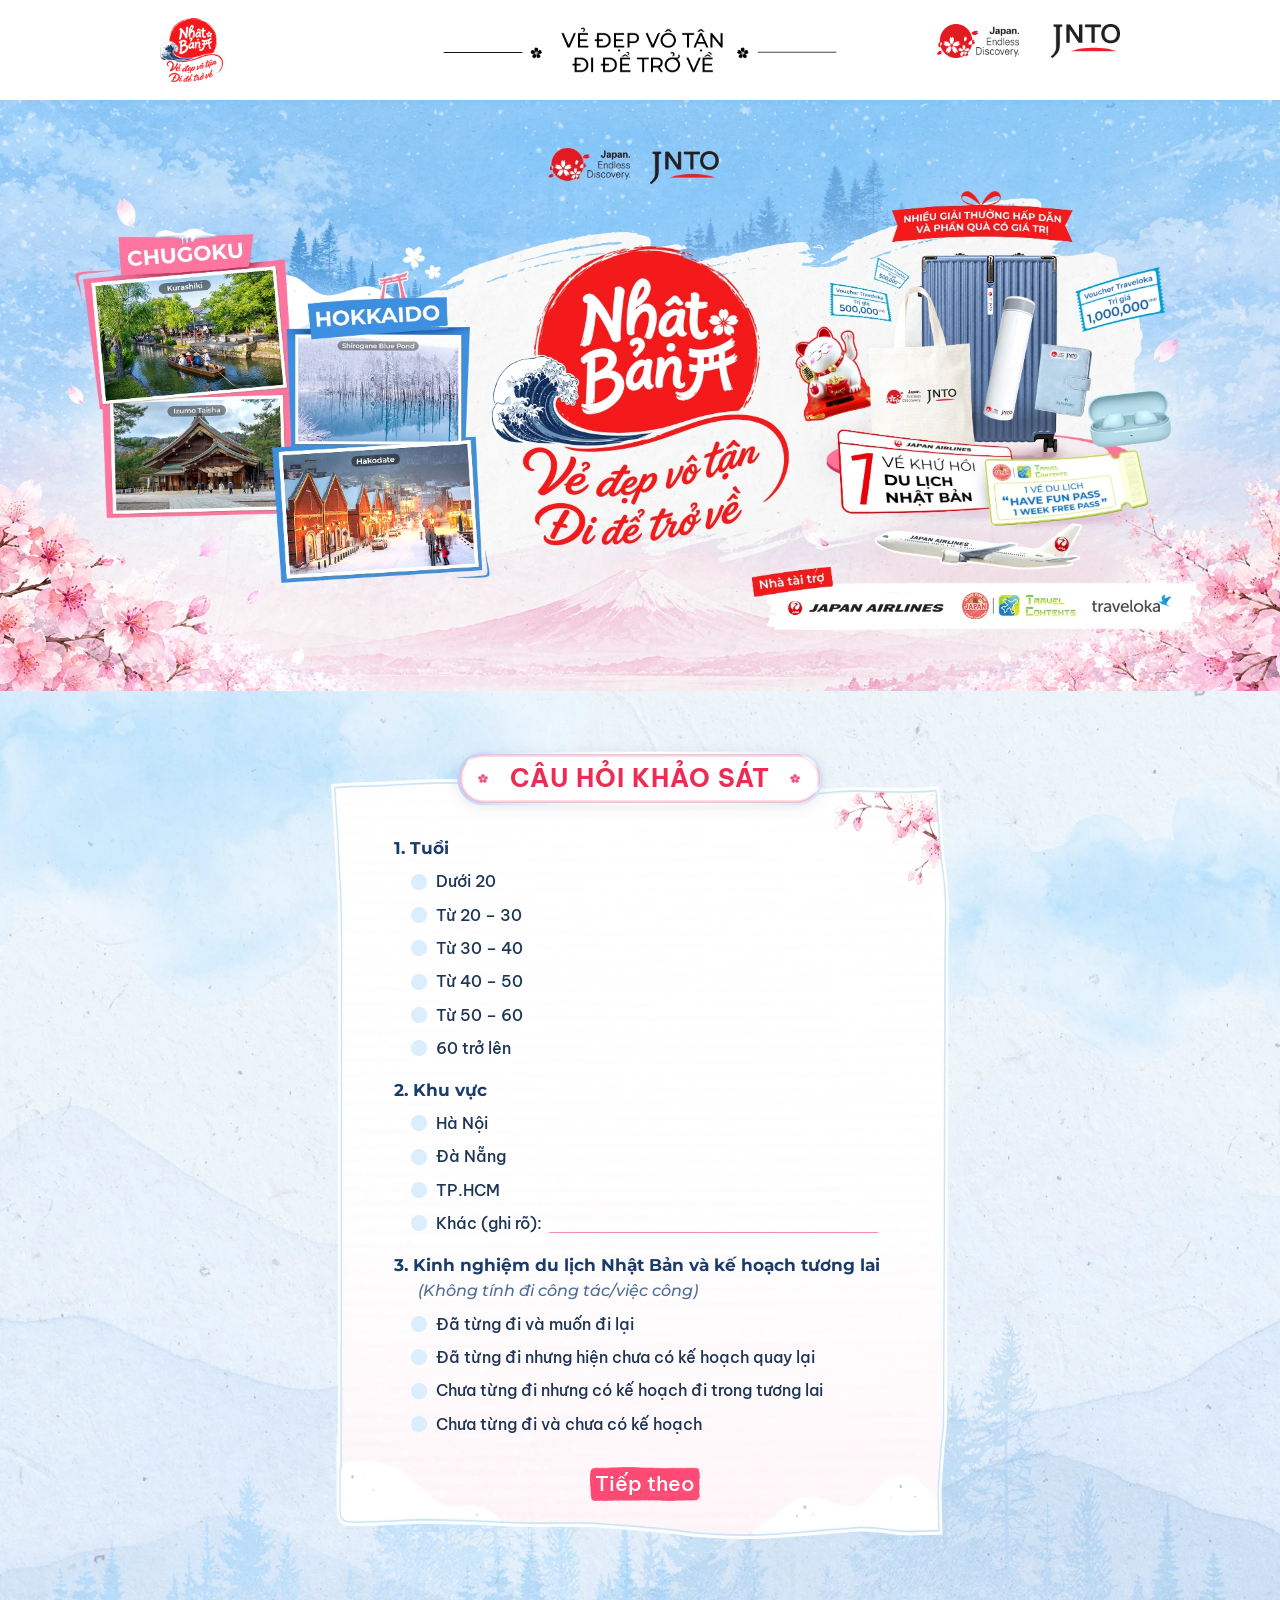
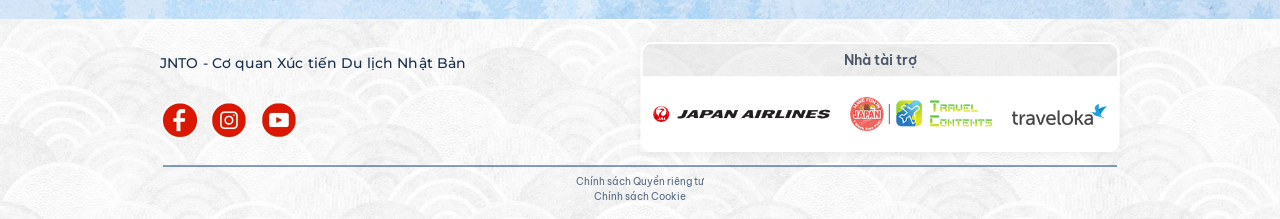
<file: pages/page-3.html>
<!DOCTYPE html>
<html lang="vi">

<head>
  <meta charset="UTF-8">
  <meta name="viewport" content="width=device-width, initial-scale=1.0">
  <title>Khảo sát du lịch - Nhật Bản: Vẻ Đẹp Vô Tận, Đi Để Trở Về - JNTO</title>
  <meta name="description"
    content="Chiến dịch Du lịch Nhật Bản - Vẻ đẹp vô tận, Đi để trở về cùng JNTO. Tham gia ngay để có cơ hội nhận 50 phần quà hấp dẫn!">

  <link rel="preconnect" href="https://fonts.googleapis.com">
  <link rel="preconnect" href="https://fonts.gstatic.com" crossorigin>
  <link
    href="https://fonts.googleapis.com/css2?family=Be+Vietnam+Pro:ital,wght@0,400;0,500;0,600;0,700;0,800;1,400;1,500&family=Montserrat:ital,wght@0,500;0,600;0,700;0,800;0,900;1,600&display=swap"
    rel="stylesheet">

  <link rel="icon" href="data:,">
  <link rel="stylesheet" href="../css/style.css">
</head>

<body>
  <div class="campaign-landing-page">
    <header class="site-header">
      <div class="header-container">
        <div class="header-left">
          <a href="../index.html" class="campaign-logo-link" id="site-logo-home"
            title="Nhật Bản - Vẻ đẹp vô tận, Đi để trở về">
            <picture>
              <source media="(max-width: 768px)" srcset="../img/img-mobile/page%201/header/Campaign%20logo.webp">
              <img src="../img/img-desktop/page 1/header/Campaign logo.png" alt="Chiến dịch Du lịch Nhật Bản"
                class="campaign-logo-img">
            </picture>
          </a>
        </div>

        <div class="header-center">
          <picture>
            <source media="(max-width: 768px)"
              srcset="../img/img-mobile/page%201/header/v%E1%BA%BB%20%C4%91%E1%BA%B9p%20v%C3%B4%20t%E1%BA%ADn.webp">
            <img src="../img/img-desktop/page 1/header/vẻ đẹp vô tận.png" alt="Vẻ đẹp vô tận - Đi để trở về"
              class="ve-dep-vo-tan-img">
          </picture>
        </div>

        <div class="header-right">
          <a href="https://www.japan.travel/vi/vn/" target="_blank" rel="noopener noreferrer" class="jed-logo-link"
            title="Japan Endless Discovery">
            <picture>
              <source media="(max-width: 768px)" srcset="../img/img-mobile/page%201/header/JED%20logo.webp">
              <img src="../img/img-desktop/page 1/header/JED logo.png" alt="Japan Endless Discovery" class="jed-logo-img">
            </picture>
          </a>
          <a href="https://www.japan.travel/vi/vn/" target="_blank" rel="noopener noreferrer" class="jnto-logo-link"
            title="JNTO - Cơ quan Xúc tiến Du lịch Nhật Bản">
            <picture>
              <source media="(max-width: 768px)" srcset="../img/img-mobile/page%201/header/JNTO%20logo.webp">
              <img src="../img/img-desktop/page 1/header/JNTO logo.png" alt="JNTO" class="jnto-logo-img">
            </picture>
          </a>
        </div>
      </div>
    </header>

    <div>
      <div id="view-page3" class="app-view active">
        <main>
          <section class="auth-hero-section">
            <div class="hero-banner-container">
              <picture>
                <source media="(max-width: 768px)"
                  srcset="../img/img-mobile/page%201/section%201/JNTO-Herobanner-mobile-winter.webp">
                <img src="../img/img-desktop/page 1/section 1/JNTO-Herobanner-winter.webp"
                  alt="Nhật Bản - Vẻ Đẹp Vô Tận, Đi Để Trở Về" class="hero-banner-image">
              </picture>
            </div>
          </section>

          <section class="survey-main-section survey-3-1-theme">
            <div class="survey-container">
              <div class="survey-board-wrapper">
                <div class="survey-badge-wrapper">
                  <picture>
                    <source media="(max-width: 768px)" srcset="../img/img-mobile/page%203/Page3.1/box-cauhoikhaosat.webp">
                    <img src="../img/img-desktop/page 3/Page3.1/box-cauhoikhaosat.webp" alt="Câu Hỏi Khảo Sát" class="survey-badge-img">
                  </picture>
                  <span class="survey-badge-title">CÂU HỎI KHẢO SÁT</span>
                </div>

                <div class="survey-paper-card paper-3-1">
                  <form id="form-survey-3-1" class="survey-form" novalidate autocomplete="off">
                    <div class="survey-question-group">
                      <h3 class="survey-question-title">1. Tuổi</h3>
                      <div class="survey-options-grid">
                        <label class="survey-option-item">
                          <input type="radio" name="q1_tuoi" value="duoi-20" class="survey-native-input" required>
                          <span class="survey-custom-icon"></span>
                          <span class="survey-option-label">Dưới 20</span>
                        </label>
                        <label class="survey-option-item">
                          <input type="radio" name="q1_tuoi" value="20-30" class="survey-native-input">
                          <span class="survey-custom-icon"></span>
                          <span class="survey-option-label">Từ 20 – 30</span>
                        </label>
                        <label class="survey-option-item">
                          <input type="radio" name="q1_tuoi" value="30-40" class="survey-native-input">
                          <span class="survey-custom-icon"></span>
                          <span class="survey-option-label">Từ 30 – 40</span>
                        </label>
                        <label class="survey-option-item">
                          <input type="radio" name="q1_tuoi" value="40-50" class="survey-native-input">
                          <span class="survey-custom-icon"></span>
                          <span class="survey-option-label">Từ 40 – 50</span>
                        </label>
                        <label class="survey-option-item">
                          <input type="radio" name="q1_tuoi" value="50-60" class="survey-native-input">
                          <span class="survey-custom-icon"></span>
                          <span class="survey-option-label">Từ 50 – 60</span>
                        </label>
                        <label class="survey-option-item">
                          <input type="radio" name="q1_tuoi" value="tren-60" class="survey-native-input">
                          <span class="survey-custom-icon"></span>
                          <span class="survey-option-label">60 trở lên</span>
                        </label>
                      </div>
                    </div>

                    <div class="survey-question-group">
                      <h3 class="survey-question-title">2. Khu vực</h3>
                      <div class="survey-options-grid">
                        <label class="survey-option-item">
                          <input type="radio" name="q2_khuvuc" value="ha-noi" class="survey-native-input" required>
                          <span class="survey-custom-icon"></span>
                          <span class="survey-option-label">Hà Nội</span>
                        </label>
                        <label class="survey-option-item">
                          <input type="radio" name="q2_khuvuc" value="da-nang" class="survey-native-input">
                          <span class="survey-custom-icon"></span>
                          <span class="survey-option-label">Đà Nẵng</span>
                        </label>
                        <label class="survey-option-item">
                          <input type="radio" name="q2_khuvuc" value="tphcm" class="survey-native-input">
                          <span class="survey-custom-icon"></span>
                          <span class="survey-option-label">TP.HCM</span>
                        </label>
                        <label class="survey-option-item option-khac">
                          <input type="radio" name="q2_khuvuc" value="khac" class="survey-native-input">
                          <span class="survey-custom-icon"></span>
                          <span class="survey-option-label">Khác (ghi rõ):</span>
                          <div class="survey-input-underline-wrap">
                            <input type="text" id="q2-khac-text" name="q2_khuvuc_khac" class="survey-underline-input" autocomplete="off" spellcheck="false">
                          </div>
                        </label>
                      </div>
                    </div>

                    <div class="survey-question-group">
                      <h3 class="survey-question-title">
                        3. Kinh nghiệm du lịch Nhật Bản và kế hoạch tương lai
                        <span class="survey-question-sub">(Không tính đi công tác/việc công)</span>
                      </h3>
                      <div class="survey-options-grid">
                        <label class="survey-option-item">
                          <input type="radio" name="q3_kinhnghiem" value="da-tung-di-muon-lai" class="survey-native-input" required>
                          <span class="survey-custom-icon"></span>
                          <span class="survey-option-label">Đã từng đi và muốn đi lại</span>
                        </label>
                        <label class="survey-option-item">
                          <input type="radio" name="q3_kinhnghiem" value="da-tung-di-chua-ke-hoach" class="survey-native-input">
                          <span class="survey-custom-icon"></span>
                          <span class="survey-option-label">Đã từng đi nhưng hiện chưa có kế hoạch quay lại</span>
                        </label>
                        <label class="survey-option-item">
                          <input type="radio" name="q3_kinhnghiem" value="chua-tung-di-co-ke-hoach" class="survey-native-input">
                          <span class="survey-custom-icon"></span>
                          <span class="survey-option-label">Chưa từng đi nhưng có kế hoạch đi trong tương lai</span>
                        </label>
                        <label class="survey-option-item">
                          <input type="radio" name="q3_kinhnghiem" value="chua-tung-di-khong-ke-hoach" class="survey-native-input">
                          <span class="survey-custom-icon"></span>
                          <span class="survey-option-label">Chưa từng đi và chưa có kế hoạch</span>
                        </label>
                      </div>
                    </div>

                    <div class="survey-action-footer">
                      <button type="button" class="survey-btn-action" id="btn-survey-3-1-next" title="Tiếp theo">
                        <picture>
                          <source media="(max-width: 768px)" srcset="../img/img-mobile/page%203/Page3.1/button-tieptheo.webp">
                          <img src="../img/img-desktop/page 3/Page3.1/button-tieptheo.webp" alt="Tiếp theo" class="survey-btn-img">
                        </picture>
                        <span class="survey-btn-text">Tiếp theo</span>
                      </button>
                    </div>
                  </form>
                </div>
              </div>
            </div>
          </section>
        </main>
      </div>

      <div id="view-page3-2a" class="app-view">
        <main>
          <section class="auth-hero-section">
            <div class="hero-banner-container">
              <picture>
                <source media="(max-width: 768px)"
                  srcset="../img/img-mobile/page%201/section%201/JNTO-Herobanner-mobile-winter.webp">
                <img src="../img/img-desktop/page 1/section 1/JNTO-Herobanner-winter.webp"
                  alt="Nhật Bản - Vẻ Đẹp Vô Tận, Đi Để Trở Về" class="hero-banner-image">
              </picture>
            </div>
          </section>

          <section class="survey-main-section survey-3-2a-theme">
            <div class="survey-container">
              <div class="survey-board-wrapper">
                <div class="survey-badge-wrapper">
                  <picture>
                    <source media="(max-width: 768px)" srcset="../img/img-mobile/page%203/Page3.2.a/box-cauhoikhaosat.webp">
                    <img src="../img/img-desktop/page 3/Page3.2.a/box-cauhoikhaosat.webp" alt="Câu Hỏi Khảo Sát" class="survey-badge-img">
                  </picture>
                  <span class="survey-badge-title">CÂU HỎI KHẢO SÁT</span>
                </div>

                <div class="survey-paper-card paper-3-2a">
                  <form id="form-survey-3-2a" class="survey-form" novalidate autocomplete="off">
                    <div class="survey-question-group survey-q4-group">
                      <h3 class="survey-question-title">
                        4. Các vùng của Nhật Bản bạn quan tâm:
                        <span class="survey-question-sub">(Có thể chọn nhiều đáp án)</span>
                      </h3>
                      <div class="survey-options-grid">
                        <label class="survey-option-item">
                          <input type="checkbox" name="q4_quantam" value="Hokkaido" class="survey-native-input">
                          <span class="survey-custom-icon"></span>
                          <span class="survey-option-label">Hokkaido</span>
                        </label>
                        <label class="survey-option-item">
                          <input type="checkbox" name="q4_quantam" value="Chubu" class="survey-native-input">
                          <span class="survey-custom-icon"></span>
                          <span class="survey-option-label">Chubu (Nagoya, Takayama, núi Phú Sĩ...)</span>
                        </label>
                        <label class="survey-option-item">
                          <input type="checkbox" name="q4_quantam" value="Kanto" class="survey-native-input">
                          <span class="survey-custom-icon"></span>
                          <span class="survey-option-label">Kanto (Tokyo, Ibaraki, Chiba,...)</span>
                        </label>
                        <label class="survey-option-item">
                          <input type="checkbox" name="q4_quantam" value="Chugoku" class="survey-native-input">
                          <span class="survey-custom-icon"></span>
                          <span class="survey-option-label">Chugoku (Hiroshima, Okayama...)</span>
                        </label>
                        <label class="survey-option-item">
                          <input type="checkbox" name="q4_quantam" value="Kyushu" class="survey-native-input">
                          <span class="survey-custom-icon"></span>
                          <span class="survey-option-label">Kyushu (Fukuoka, Kumamoto, Beppu...)</span>
                        </label>
                        <label class="survey-option-item">
                          <input type="checkbox" name="q4_quantam" value="Tohoku" class="survey-native-input">
                          <span class="survey-custom-icon"></span>
                          <span class="survey-option-label">Tohoku (Sendai, Aomori...)</span>
                        </label>
                        <label class="survey-option-item">
                          <input type="checkbox" name="q4_quantam" value="Kansai" class="survey-native-input">
                          <span class="survey-custom-icon"></span>
                          <span class="survey-option-label">Kansai (Osaka, Kyoto, Wakayama,...)</span>
                        </label>
                        <label class="survey-option-item">
                          <input type="checkbox" name="q4_quantam" value="Shikoku" class="survey-native-input">
                          <span class="survey-custom-icon"></span>
                          <span class="survey-option-label">Shikoku (Takamatsu, Matsuyama...)</span>
                        </label>
                        <label class="survey-option-item">
                          <input type="checkbox" name="q4_quantam" value="Okinawa" class="survey-native-input">
                          <span class="survey-custom-icon"></span>
                          <span class="survey-option-label">Okinawa</span>
                        </label>
                        <label class="survey-option-item option-khac">
                          <input type="checkbox" name="q4_quantam" value="Khác" class="survey-native-input">
                          <span class="survey-custom-icon"></span>
                          <span class="survey-option-label">Khác:</span>
                          <div class="survey-input-underline-wrap">
                            <input type="text" id="q4-2a-khac-text" name="q4_quantam_khac" class="survey-underline-input" autocomplete="off" spellcheck="false">
                          </div>
                        </label>
                      </div>
                    </div>

                    <div class="survey-question-group">
                      <h3 class="survey-question-title">
                        5. Bạn muốn đi du lịch Nhật Bản theo hình thức nào?
                      </h3>
                      <div class="survey-options-grid">
                        <label class="survey-option-item">
                          <input type="radio" name="q5_hinhthuc_2a" value="tour-tron-goi" class="survey-native-input">
                          <span class="survey-custom-icon"></span>
                          <span class="survey-option-label">Mua tour trọn gói của công ty lữ hành</span>
                        </label>
                        <label class="survey-option-item">
                          <input type="radio" name="q5_hinhthuc_2a" value="tour-rieng" class="survey-native-input">
                          <span class="survey-custom-icon"></span>
                          <span class="survey-option-label">Đặt tour thiết kế riêng qua công ty lữ hành</span>
                        </label>
                        <label class="survey-option-item">
                          <input type="radio" name="q5_hinhthuc_2a" value="tu-tuc-ota" class="survey-native-input">
                          <span class="survey-custom-icon"></span>
                          <span class="survey-option-label">Du lịch tự túc, tự đặt vé máy bay, khách sạn và các dịch vụ qua OTA (Traveloka, <br class="br-desktop">Booking, Agoda,...)</span>
                        </label>
                        <label class="survey-option-item">
                          <input type="radio" name="q5_hinhthuc_2a" value="chua-quyet-dinh" class="survey-native-input">
                          <span class="survey-custom-icon"></span>
                          <span class="survey-option-label">Chưa quyết định</span>
                        </label>
                      </div>
                    </div>

                    <div class="survey-question-group">
                      <h3 class="survey-question-title">
                        6. Khi tìm hiểu du lịch Nhật Bản, bạn thường lấy thông tin từ đâu?
                        <span class="survey-question-sub">(Có thể chọn nhiều đáp án)</span>
                      </h3>
                      <div class="survey-options-grid">
                        <label class="survey-option-item">
                          <input type="checkbox" name="q6_thongtin_2a" value="SNS JNTO" class="survey-native-input">
                          <span class="survey-custom-icon"></span>
                          <span class="survey-option-label">Các kênh SNS (Cảm Nhận Nhật Bản và visitjapan_vn) và website của JNTO Việt Nam</span>
                        </label>
                        <label class="survey-option-item">
                          <input type="checkbox" name="q6_thongtin_2a" value="KOL" class="survey-native-input">
                          <span class="survey-custom-icon"></span>
                          <span class="survey-option-label">Các kênh SNS của những người có tầm ảnh hưởng (KOL)</span>
                        </label>
                        <label class="survey-option-item">
                          <input type="checkbox" name="q6_thongtin_2a" value="TikTok" class="survey-native-input">
                          <span class="survey-custom-icon"></span>
                          <span class="survey-option-label">TikTok</span>
                        </label>
                        <label class="survey-option-item">
                          <input type="checkbox" name="q6_thongtin_2a" value="Facebook" class="survey-native-input">
                          <span class="survey-custom-icon"></span>
                          <span class="survey-option-label">Facebook</span>
                        </label>
                        <label class="survey-option-item">
                          <input type="checkbox" name="q6_thongtin_2a" value="YouTube" class="survey-native-input">
                          <span class="survey-custom-icon"></span>
                          <span class="survey-option-label">YouTube</span>
                        </label>
                        <label class="survey-option-item">
                          <input type="checkbox" name="q6_thongtin_2a" value="Threads/Instagram" class="survey-native-input">
                          <span class="survey-custom-icon"></span>
                          <span class="survey-option-label">Threads/Instagram</span>
                        </label>
                        <label class="survey-option-item">
                          <input type="checkbox" name="q6_thongtin_2a" value="Tu van du lich" class="survey-native-input">
                          <span class="survey-custom-icon"></span>
                          <span class="survey-option-label">Tư vấn với công ty du lịch</span>
                        </label>
                        <label class="survey-option-item">
                          <input type="checkbox" name="q6_thongtin_2a" value="Blog OTA" class="survey-native-input">
                          <span class="survey-custom-icon"></span>
                          <span class="survey-option-label">Các bài blog du lịch trên các trang OTA (Traveloka, Agoda, Klook,...)</span>
                        </label>
                        <label class="survey-option-item">
                          <input type="checkbox" name="q6_thongtin_2a" value="Sach bao" class="survey-native-input">
                          <span class="survey-custom-icon"></span>
                          <span class="survey-option-label">Sách du lịch, cẩm nang, tạp chí, tờ rơi,...</span>
                        </label>
                        <label class="survey-option-item">
                          <input type="checkbox" name="q6_thongtin_2a" value="Truyen mieng" class="survey-native-input">
                          <span class="survey-custom-icon"></span>
                          <span class="survey-option-label">Truyền miệng (từ bạn bè, người quen)</span>
                        </label>
                        <label class="survey-option-item option-khac">
                          <input type="checkbox" name="q6_thongtin_2a" value="Khác" class="survey-native-input">
                          <span class="survey-custom-icon"></span>
                          <span class="survey-option-label">Khác:</span>
                          <div class="survey-input-underline-wrap">
                            <input type="text" id="q6-2a-khac-text" name="q6_thongtin_2a_khac" class="survey-underline-input" autocomplete="off" spellcheck="false">
                          </div>
                        </label>
                      </div>
                    </div>

                    <div class="survey-action-footer">
                      <button type="button" class="survey-btn-action" id="btn-survey-3-2a-submit" title="Nộp bài">
                        <picture>
                          <source media="(max-width: 768px)" srcset="../img/img-mobile/page%203/Page3.2.a/button-nopbai.webp">
                          <img src="../img/img-desktop/page 3/Page3.2.a/button-nopbai.webp" alt="Nộp bài" class="survey-btn-img">
                        </picture>
                        <span class="survey-btn-text">Nộp bài</span>
                      </button>
                    </div>
                  </form>
                </div>
              </div>
            </div>
          </section>
        </main>
      </div>

      <div id="view-page3-2b" class="app-view">
        <main>
          <section class="auth-hero-section">
            <div class="hero-banner-container">
              <picture>
                <source media="(max-width: 768px)"
                  srcset="../img/img-mobile/page%201/section%201/JNTO-Herobanner-mobile-winter.webp">
                <img src="../img/img-desktop/page 1/section 1/JNTO-Herobanner-winter.webp"
                  alt="Nhật Bản - Vẻ Đẹp Vô Tận, Đi Để Trở Về" class="hero-banner-image">
              </picture>
            </div>
          </section>

          <section class="survey-main-section survey-3-2b-theme">
            <div class="survey-container">
              <div class="survey-board-wrapper">
                <div class="survey-badge-wrapper">
                  <picture>
                    <source media="(max-width: 768px)" srcset="../img/img-mobile/page%203/Page3.2.b/box-cauhoikhaosat.webp">
                    <img src="../img/img-desktop/page 3/Page3.2.b/box-cauhoikhaosat.webp" alt="Câu Hỏi Khảo Sát" class="survey-badge-img">
                  </picture>
                  <span class="survey-badge-title">CÂU HỎI KHẢO SÁT</span>
                </div>

                <div class="survey-paper-card paper-3-2b">
                  <form id="form-survey-3-2b" class="survey-form" novalidate autocomplete="off">
                    <div class="survey-question-group survey-q4-group">
                      <h3 class="survey-question-title">
                        4. Các vùng bạn đã từng đến:
                        <span class="survey-question-sub">(Có thể chọn nhiều đáp án)</span>
                      </h3>
                      <div class="survey-options-grid">
                        <label class="survey-option-item">
                          <input type="checkbox" name="q4_datungden" value="Hokkaido" class="survey-native-input">
                          <span class="survey-custom-icon"></span>
                          <span class="survey-option-label">Hokkaido</span>
                        </label>
                        <label class="survey-option-item">
                          <input type="checkbox" name="q4_datungden" value="Chubu" class="survey-native-input">
                          <span class="survey-custom-icon"></span>
                          <span class="survey-option-label">Chubu (Nagoya, Takayama, núi Phú Sĩ...)</span>
                        </label>
                        <label class="survey-option-item">
                          <input type="checkbox" name="q4_datungden" value="Kanto" class="survey-native-input">
                          <span class="survey-custom-icon"></span>
                          <span class="survey-option-label">Kanto (Tokyo, Ibaraki, Chiba,...)</span>
                        </label>
                        <label class="survey-option-item">
                          <input type="checkbox" name="q4_datungden" value="Chugoku" class="survey-native-input">
                          <span class="survey-custom-icon"></span>
                          <span class="survey-option-label">Chugoku (Hiroshima, Okayama...)</span>
                        </label>
                        <label class="survey-option-item">
                          <input type="checkbox" name="q4_datungden" value="Kyushu" class="survey-native-input">
                          <span class="survey-custom-icon"></span>
                          <span class="survey-option-label">Kyushu (Fukuoka, Kumamoto, Beppu...)</span>
                        </label>
                        <label class="survey-option-item">
                          <input type="checkbox" name="q4_datungden" value="Tohoku" class="survey-native-input">
                          <span class="survey-custom-icon"></span>
                          <span class="survey-option-label">Tohoku (Sendai, Aomori...)</span>
                        </label>
                        <label class="survey-option-item">
                          <input type="checkbox" name="q4_datungden" value="Kansai" class="survey-native-input">
                          <span class="survey-custom-icon"></span>
                          <span class="survey-option-label">Kansai (Osaka, Kyoto, Wakayama,...)</span>
                        </label>
                        <label class="survey-option-item">
                          <input type="checkbox" name="q4_datungden" value="Shikoku" class="survey-native-input">
                          <span class="survey-custom-icon"></span>
                          <span class="survey-option-label">Shikoku (Takamatsu, Matsuyama...)</span>
                        </label>
                        <label class="survey-option-item">
                          <input type="checkbox" name="q4_datungden" value="Okinawa" class="survey-native-input">
                          <span class="survey-custom-icon"></span>
                          <span class="survey-option-label">Okinawa</span>
                        </label>
                        <label class="survey-option-item option-khac">
                          <input type="checkbox" name="q4_datungden" value="Khác" class="survey-native-input">
                          <span class="survey-custom-icon"></span>
                          <span class="survey-option-label">Khác:</span>
                          <div class="survey-input-underline-wrap">
                            <input type="text" id="q4-2b-khac-text" name="q4_datungden_khac" class="survey-underline-input" autocomplete="off" spellcheck="false">
                          </div>
                        </label>
                      </div>
                    </div>

                    <div class="survey-question-group">
                      <h3 class="survey-question-title">
                        5. Các vùng bạn chưa từng đến nhưng muốn đi trong tương lai:
                        <span class="survey-question-sub">(Có thể chọn nhiều đáp án)</span>
                      </h3>
                      <div class="survey-options-grid">
                        <label class="survey-option-item">
                          <input type="checkbox" name="q5_muondi" value="Hokkaido" class="survey-native-input">
                          <span class="survey-custom-icon"></span>
                          <span class="survey-option-label">Hokkaido</span>
                        </label>
                        <label class="survey-option-item">
                          <input type="checkbox" name="q5_muondi" value="Chubu" class="survey-native-input">
                          <span class="survey-custom-icon"></span>
                          <span class="survey-option-label">Chubu (Nagoya, Takayama, núi Phú Sĩ...)</span>
                        </label>
                        <label class="survey-option-item">
                          <input type="checkbox" name="q5_muondi" value="Kanto" class="survey-native-input">
                          <span class="survey-custom-icon"></span>
                          <span class="survey-option-label">Kanto (Tokyo, Ibaraki, Chiba,...)</span>
                        </label>
                        <label class="survey-option-item">
                          <input type="checkbox" name="q5_muondi" value="Chugoku" class="survey-native-input">
                          <span class="survey-custom-icon"></span>
                          <span class="survey-option-label">Chugoku (Hiroshima, Okayama...)</span>
                        </label>
                        <label class="survey-option-item">
                          <input type="checkbox" name="q5_muondi" value="Kyushu" class="survey-native-input">
                          <span class="survey-custom-icon"></span>
                          <span class="survey-option-label">Kyushu (Fukuoka, Kumamoto, Beppu...)</span>
                        </label>
                        <label class="survey-option-item">
                          <input type="checkbox" name="q5_muondi" value="Tohoku" class="survey-native-input">
                          <span class="survey-custom-icon"></span>
                          <span class="survey-option-label">Tohoku (Sendai, Aomori...)</span>
                        </label>
                        <label class="survey-option-item">
                          <input type="checkbox" name="q5_muondi" value="Kansai" class="survey-native-input">
                          <span class="survey-custom-icon"></span>
                          <span class="survey-option-label">Kansai (Osaka, Kyoto, Wakayama,...)</span>
                        </label>
                        <label class="survey-option-item">
                          <input type="checkbox" name="q5_muondi" value="Shikoku" class="survey-native-input">
                          <span class="survey-custom-icon"></span>
                          <span class="survey-option-label">Shikoku (Takamatsu, Matsuyama...)</span>
                        </label>
                        <label class="survey-option-item">
                          <input type="checkbox" name="q5_muondi" value="Okinawa" class="survey-native-input">
                          <span class="survey-custom-icon"></span>
                          <span class="survey-option-label">Okinawa</span>
                        </label>
                        <label class="survey-option-item option-khac">
                          <input type="checkbox" name="q5_muondi" value="Khác" class="survey-native-input">
                          <span class="survey-custom-icon"></span>
                          <span class="survey-option-label">Khác:</span>
                          <div class="survey-input-underline-wrap">
                            <input type="text" id="q5-2b-khac-text" name="q5_muondi_khac" class="survey-underline-input" autocomplete="off" spellcheck="false">
                          </div>
                        </label>
                      </div>
                    </div>

                    <div class="survey-question-group">
                      <h3 class="survey-question-title">
                        6. Bạn muốn đi du lịch Nhật Bản theo hình thức nào?
                      </h3>
                      <div class="survey-options-grid">
                        <label class="survey-option-item">
                          <input type="radio" name="q6_hinhthuc_2b" value="tour-tron-goi" class="survey-native-input">
                          <span class="survey-custom-icon"></span>
                          <span class="survey-option-label">Mua tour trọn gói của công ty lữ hành</span>
                        </label>
                        <label class="survey-option-item">
                          <input type="radio" name="q6_hinhthuc_2b" value="tour-rieng" class="survey-native-input">
                          <span class="survey-custom-icon"></span>
                          <span class="survey-option-label">Đặt tour thiết kế riêng qua công ty lữ hành</span>
                        </label>
                        <label class="survey-option-item">
                          <input type="radio" name="q6_hinhthuc_2b" value="tu-tuc-ota" class="survey-native-input">
                          <span class="survey-custom-icon"></span>
                          <span class="survey-option-label">Du lịch tự túc, tự đặt vé máy bay, khách sạn và các dịch vụ qua OTA (Traveloka, <br class="br-desktop">Booking, Agoda,...)</span>
                        </label>
                        <label class="survey-option-item">
                          <input type="radio" name="q6_hinhthuc_2b" value="chua-quyet-dinh" class="survey-native-input">
                          <span class="survey-custom-icon"></span>
                          <span class="survey-option-label">Chưa quyết định</span>
                        </label>
                      </div>
                    </div>

                    <div class="survey-question-group">
                      <h3 class="survey-question-title">
                        7. Khi tìm hiểu du lịch Nhật Bản, bạn thường lấy thông tin từ đâu?
                        <span class="survey-question-sub">(Có thể chọn nhiều đáp án)</span>
                      </h3>
                      <div class="survey-options-grid">
                        <label class="survey-option-item">
                          <input type="checkbox" name="q7_thongtin_2b" value="SNS JNTO" class="survey-native-input">
                          <span class="survey-custom-icon"></span>
                          <span class="survey-option-label">Các kênh SNS (Cảm Nhận Nhật Bản và visitjapan_vn) và website của JNTO Việt Nam</span>
                        </label>
                        <label class="survey-option-item">
                          <input type="checkbox" name="q7_thongtin_2b" value="KOL" class="survey-native-input">
                          <span class="survey-custom-icon"></span>
                          <span class="survey-option-label">Các kênh SNS của những người có tầm ảnh hưởng (KOL)</span>
                        </label>
                        <label class="survey-option-item">
                          <input type="checkbox" name="q7_thongtin_2b" value="TikTok" class="survey-native-input">
                          <span class="survey-custom-icon"></span>
                          <span class="survey-option-label">TikTok</span>
                        </label>
                        <label class="survey-option-item">
                          <input type="checkbox" name="q7_thongtin_2b" value="Facebook" class="survey-native-input">
                          <span class="survey-custom-icon"></span>
                          <span class="survey-option-label">Facebook</span>
                        </label>
                        <label class="survey-option-item">
                          <input type="checkbox" name="q7_thongtin_2b" value="YouTube" class="survey-native-input">
                          <span class="survey-custom-icon"></span>
                          <span class="survey-option-label">YouTube</span>
                        </label>
                        <label class="survey-option-item">
                          <input type="checkbox" name="q7_thongtin_2b" value="Threads/Instagram" class="survey-native-input">
                          <span class="survey-custom-icon"></span>
                          <span class="survey-option-label">Threads/Instagram</span>
                        </label>
                        <label class="survey-option-item">
                          <input type="checkbox" name="q7_thongtin_2b" value="Tu van du lich" class="survey-native-input">
                          <span class="survey-custom-icon"></span>
                          <span class="survey-option-label">Tư vấn với công ty du lịch</span>
                        </label>
                        <label class="survey-option-item">
                          <input type="checkbox" name="q7_thongtin_2b" value="Blog OTA" class="survey-native-input">
                          <span class="survey-custom-icon"></span>
                          <span class="survey-option-label">Các bài blog du lịch trên các trang OTA (Traveloka, Agoda, Klook,...)</span>
                        </label>
                        <label class="survey-option-item">
                          <input type="checkbox" name="q7_thongtin_2b" value="Sach bao" class="survey-native-input">
                          <span class="survey-custom-icon"></span>
                          <span class="survey-option-label">Sách du lịch, cẩm nang, tạp chí, tờ rơi,...</span>
                        </label>
                        <label class="survey-option-item">
                          <input type="checkbox" name="q7_thongtin_2b" value="Truyen mieng" class="survey-native-input">
                          <span class="survey-custom-icon"></span>
                          <span class="survey-option-label">Truyền miệng (từ bạn bè, người quen)</span>
                        </label>
                        <label class="survey-option-item option-khac">
                          <input type="checkbox" name="q7_thongtin_2b" value="Khác" class="survey-native-input">
                          <span class="survey-custom-icon"></span>
                          <span class="survey-option-label">Khác:</span>
                          <div class="survey-input-underline-wrap">
                            <input type="text" id="q7-2b-khac-text" name="q7_thongtin_2b_khac" class="survey-underline-input" autocomplete="off" spellcheck="false">
                          </div>
                        </label>
                      </div>
                    </div>

                    <div class="survey-action-footer">
                      <button type="button" class="survey-btn-action" id="btn-survey-3-2b-submit" title="Nộp bài">
                        <picture>
                          <source media="(max-width: 768px)" srcset="../img/img-mobile/page%203/Page3.2.b/button-nopbai.webp">
                          <img src="../img/img-desktop/page 3/Page3.2.b/button-nopbai.webp" alt="Nộp bài" class="survey-btn-img">
                        </picture>
                        <span class="survey-btn-text">Nộp bài</span>
                      </button>
                    </div>
                  </form>
                </div>
              </div>
            </div>
          </section>
        </main>
      </div>

      </div>

    <footer class="site-footer">
      <div class="footer-main-container">
        <div class="footer-content-wrapper">
          <div class="footer-top-row">
            <div class="footer-col-left">
              <h3 class="footer-org-title">
                JNTO - Cơ quan Xúc tiến Du lịch Nhật Bản
              </h3>

              <div class="footer-social-links">
                <a href="https://www.facebook.com/jntovietnam" target="_blank" rel="noopener noreferrer"
                  class="social-icon-btn" title="Theo dõi JNTO trên Facebook">
                  <picture>
                    <source media="(max-width: 768px)" srcset="../img/img-mobile/page%201/footer/facebook.webp">
                    <img src="../img/img-desktop/page 1/footer/icon-facebook.webp" alt="Facebook" class="social-icon-img">
                  </picture>
                </a>

                <a href="https://www.instagram.com/jnto_vietnam" target="_blank" rel="noopener noreferrer"
                  class="social-icon-btn" title="Theo dõi JNTO trên Instagram">
                  <picture>
                    <source media="(max-width: 768px)" srcset="../img/img-mobile/page%201/footer/instagram.webp">
                    <img src="../img/img-desktop/page 1/footer/icon-instagram.webp" alt="Instagram"
                      class="social-icon-img">
                  </picture>
                </a>

                <a href="https://www.youtube.com/c/JNTOVietnam" target="_blank" rel="noopener noreferrer"
                  class="social-icon-btn" title="Kênh Youtube JNTO">
                  <picture>
                    <source media="(max-width: 768px)" srcset="../img/img-mobile/page%201/footer/youtube.webp">
                    <img src="../img/img-desktop/page 1/footer/icon-youtube.webp" alt="Youtube" class="social-icon-img">
                  </picture>
                </a>
              </div>
            </div>

            <div class="footer-col-right">
              <div class="sponsors-box">
                <div class="sponsors-header-label">Nhà tài trợ</div>
                <div class="sponsors-logos-row">
                  <a href="https://www.jal.co.jp/vn/vi/" target="_blank" rel="noopener noreferrer"
                    class="sponsor-logo-item" title="Japan Airlines">
                    <picture>
                      <source media="(max-width: 768px)" srcset="../img/img-mobile/page%201/footer/Logo%20JAL.png">
                      <img src="../img/img-desktop/page 1/footer/Logo JAL.png" alt="Japan Airlines" class="jal-logo">
                    </picture>
                  </a>

                  <a href="https://travel-contents.com/" target="_blank" rel="noopener noreferrer"
                    class="sponsor-logo-item" title="Travel Contents">
                    <picture>
                      <source media="(max-width: 768px)"
                        srcset="../img/img-mobile/page%201/footer/Logo%20Travel%20Contents.png">
                      <img src="../img/img-desktop/page 1/footer/Logo Travel Contents.png" alt="Travel Contents"
                        class="tc-logo">
                    </picture>
                  </a>

                  <a href="https://www.traveloka.com/vi-vn" target="_blank" rel="noopener noreferrer"
                    class="sponsor-logo-item" title="Traveloka">
                    <picture>
                      <source media="(max-width: 768px)" srcset="../img/img-mobile/page%201/footer/Logo%20Traveloka.png">
                      <img src="../img/img-desktop/page 1/footer/Logo Traveloka.png" alt="Traveloka"
                        class="traveloka-logo">
                    </picture>
                  </a>
                </div>
              </div>
            </div>
          </div>

          <div class="footer-line-wrapper">
            <picture>
              <source media="(max-width: 768px)" srcset="../img/img-mobile/page%201/footer/line.png">
              <img src="../img/img-desktop/page 1/footer/line-xanh.webp" alt="" class="footer-line-img">
            </picture>
          </div>

          <div class="footer-bottom-links">
            <button type="button" class="policy-link-btn" id="btn-open-privacy">
              Chính sách Quyền riêng tư
            </button>
            <button type="button" class="policy-link-btn" id="btn-open-cookie">
              Chính sách Cookie
            </button>
          </div>
        </div>
      </div>
    </footer>

    <div class="modal-backdrop" id="modal-rules">
      <div class="modal-container rules-modal">
        <button type="button" class="modal-close-btn" data-close-modal="modal-rules" aria-label="Đóng">
          ✕
        </button>

        <h3 class="modal-title">Cách Thức Tham Gia Chiến Dịch</h3>
        <p class="modal-subtitle">
          "NHẬT BẢN: VẺ ĐẸP VÔ TẬN, ĐI ĐỂ TRỞ VỀ" - Cơ hội trúng 50 combo quà tặng du lịch Nhật Bản vô cùng hấp dẫn!
        </p>

        <div class="rules-steps-list">
          <div class="rule-step-card">
            <div class="step-badge">Bước 1</div>
            <div class="step-body">
              <h4 class="step-title">Khám phá hành trình Nhật Bản</h4>
              <p class="step-desc">
                Tìm hiểu về hai điểm đến đặc sắc trong chiến dịch mùa đông này: <strong>Hokkaido</strong> với thiên
                đường tuyết trắng rực rỡ và <strong>Chugoku</strong> với những di sản văn hóa, ẩm thực lâu đời cùng
                thiên nhiên hữu tình.
              </p>
            </div>
          </div>

          <div class="rule-step-card">
            <div class="step-badge">Bước 2</div>
            <div class="step-body">
              <h4 class="step-title">Đăng tải bài viết chia sẻ</h4>
              <p class="step-desc">
                Đăng tải hình ảnh, kỷ niệm hoặc cảm nhận/ước mơ về chuyến đi Nhật Bản sắp tới của bạn trên trang cá nhân
                ở chế độ công khai (Facebook, Instagram hoặc TikTok) kèm các hashtag bắt buộc:
              </p>
              <div class="hashtag-box">
                <code>#NhatBan #VeDepVoTan #DiDeTroVe #JNTOVietnam #Hokkaido #Chugoku</code>
              </div>
            </div>
          </div>

          <div class="rule-step-card">
            <div class="step-badge">Bước 3</div>
            <div class="step-body">
              <h4 class="step-title">Gửi link bài dự thi</h4>
              <p class="step-desc">
                Quay lại trang chiến dịch và bấm nút <strong>"THAM GIA NGAY"</strong> để điền thông tin và đính kèm link
                bài đăng của bạn.
              </p>
            </div>
          </div>

          <div class="rule-step-card">
            <div class="step-badge">Bước 4</div>
            <div class="step-body">
              <h4 class="step-title">Chờ đợi công bố kết quả</h4>
              <p class="step-desc">
                Ban tổ chức sẽ chấm điểm và quay số ngẫu nhiên chọn ra <strong>50 người chơi may mắn</strong>. Danh sách
                sẽ được công bố chính thức vào ngày <strong>25/01/2027</strong> trên Fanpage JNTO.
              </p>
            </div>
          </div>
        </div>

        <div class="rules-important-notes">
          <h4 class="notes-heading">📌 Lưu ý quan trọng về giải thưởng:</h4>
          <ul>
            <li>
              Vé máy bay khứ hồi (hạng phổ thông) áp dụng với điểm đến <strong>Hokkaido</strong> do Japan Airlines tài
              trợ.
            </li>
            <li>
              Vé <strong>Have Fun Pass</strong> áp dụng với các dịch vụ trải nghiệm tại Hokkaido và Chugoku.
            </li>
            <li>
              Cả hai loại vé không có giá trị chuyển nhượng, trao đổi hoặc quy đổi thành tiền mặt.
            </li>
            <li>
              Voucher Traveloka áp dụng cho tất cả dịch vụ trên ứng dụng Traveloka đối với điểm đến Nhật Bản.
            </li>
          </ul>
        </div>

        <div class="modal-actions">
          <button type="button" class="modal-action-btn cancel-btn" data-close-modal="modal-rules">
            Đóng
          </button>
          <button type="button" class="modal-action-btn submit-btn" id="btn-rules-to-join">
            Tham gia ngay bây giờ
          </button>
        </div>
      </div>
    </div>

    <div class="modal-backdrop" id="modal-policy">
      <div class="modal-container policy-modal">
        <button type="button" class="modal-close-btn" data-close-modal="modal-policy" aria-label="Đóng">
          ✕
        </button>

        <div id="policy-content-privacy" class="policy-content">
          <h3 class="modal-title">Chính Sách Quyền Riêng Tư</h3>
          <p class="policy-date">Cập nhật: Chiến dịch 2026 - 2027</p>

          <div class="policy-text-body">
            <h4>1. Mục đích thu thập thông tin</h4>
            <p>
              Cơ quan Xúc tiến Du lịch Nhật Bản (JNTO) cam kết bảo vệ quyền riêng tư của người tham gia. Mọi thông tin
              cá nhân (họ tên, số điện thoại, email, liên kết bài viết) chỉ được sử dụng cho mục đích:
            </p>
            <ul>
              <li>Xác nhận tư cách hợp lệ của người tham gia chiến dịch.</li>
              <li>Liên hệ thông báo kết quả và trao giải thưởng khi trúng thưởng.</li>
              <li>Hỗ trợ người trúng giải trong quá trình xuất vé máy bay và sử dụng dịch vụ tài trợ.</li>
            </ul>

            <h4>2. Bảo mật thông tin</h4>
            <p>
              JNTO và các đối tác tài trợ (Japan Airlines, Traveloka, Travel Contents) tuân thủ nghiêm ngặt các quy định
              về bảo vệ dữ liệu cá nhân theo pháp luật hiện hành và không chia sẻ thông tin cho bên thứ ba ngoài phạm vi
              tổ chức chương trình.
            </p>

            <h4>3. Quyền của người tham gia</h4>
            <p>
              Người tham gia có quyền yêu cầu tra cứu, chỉnh sửa hoặc hủy bỏ thông tin cá nhân đã cung cấp bằng cách
              liên hệ với Ban tổ chức qua Fanpage chính thức của JNTO.
            </p>
          </div>
        </div>

        <div id="policy-content-cookie" class="policy-content hidden">
          <h3 class="modal-title">Chính Sách Cookie</h3>
          <p class="policy-date">Cập nhật: Chiến dịch 2026 - 2027</p>

          <div class="policy-text-body">
            <h4>1. Cookie là gì?</h4>
            <p>
              Cookie là các tệp văn bản nhỏ được lưu trữ trên thiết bị của bạn khi truy cập trang web nhằm nâng cao trải
              nghiệm người dùng, ghi nhớ tùy chọn và phân tích lưu lượng truy cập.
            </p>

            <h4>2. Các loại cookie được sử dụng</h4>
            <ul>
              <li><strong>Cookie cần thiết:</strong> Đảm bảo website hoạt động ổn định và người dùng có thể gửi thông
                tin dự thi.</li>
              <li><strong>Cookie phân tích:</strong> Giúp Ban tổ chức hiểu rõ mức độ quan tâm của cộng đồng đối với các
                điểm đến du lịch Nhật Bản để cải thiện nội dung.</li>
            </ul>

            <h4>3. Quản lý cookie</h4>
            <p>
              Bạn có thể tùy chỉnh hoặc tắt cookie bất cứ lúc nào thông qua phần cài đặt trên trình duyệt của bạn.
            </p>
          </div>
        </div>

        <div class="modal-actions">
          <button type="button" class="modal-action-btn primary-btn" data-close-modal="modal-policy">
            Đã hiểu
          </button>
        </div>
      </div>
    </div>

    <div class="modal-backdrop" id="modal-survey-success">
      <div class="modal-container survey-success-modal">
        <button type="button" class="modal-close-btn" data-close-modal="modal-survey-success" aria-label="Đóng">
          ✕
        </button>

        <div class="survey-success-content">
          <div class="survey-success-icon-badge">🌸</div>
          <h3 class="modal-title">NỘP BÀI KHẢO SÁT THÀNH CÔNG!</h3>
          <p class="modal-subtitle">
            Cảm ơn bạn đã hoàn thành bài khảo sát du lịch Nhật Bản cùng JNTO!<br>
            Bạn muốn quay về <strong>Trang Chủ</strong> hay tiếp tục tham gia trả lời phần <strong>Câu Hỏi Kiến Thức</strong>?
          </p>

          <div class="survey-choice-buttons">
            <button type="button" class="survey-choice-btn btn-choice-home" id="btn-survey-to-home">
              <span class="choice-btn-icon">🏠</span>
              <div class="choice-btn-text">
                <span class="choice-btn-primary">Trang Chủ</span>
                <span class="choice-btn-desc">Quay về trang chính chiến dịch (Page 1)</span>
              </div>
            </button>

            <button type="button" class="survey-choice-btn btn-choice-quiz" id="btn-survey-to-quiz">
              <span class="choice-btn-icon">⛩️</span>
              <div class="choice-btn-text">
                <span class="choice-btn-primary">Tiếp Tục Câu Hỏi Kiến Thức</span>
                <span class="choice-btn-desc">Trả lời câu hỏi Hokkaido & Chugoku (Page 4)</span>
              </div>
              <span class="choice-btn-arrow">➔</span>
            </button>
          </div>
        </div>
      </div>
    <div class="modal-backdrop" id="modal-fb-success">
      <div class="modal-container survey-success-modal">
        <button type="button" class="modal-close-btn" data-close-modal="modal-fb-success" aria-label="Đóng">
          ✕
        </button>

        <div class="survey-success-content">
          <div class="survey-success-icon-badge">🌸</div>
          <h3 class="modal-title">NỘP BÀI DỰ THI THÀNH CÔNG!</h3>
          <p class="modal-subtitle">
            Cảm ơn bạn đã tham gia và hoàn thành tất cả thử thách trong chiến dịch<br>
            <strong>"NHẬT BẢN: VẺ ĐẸP VÔ TẬN, ĐI ĐỂ TRỞ VỀ"</strong>!<br><br>
            Ban tổ chức sẽ tiến hành chấm điểm và quay số ngẫu nhiên chọn ra <strong>50 người chơi may mắn</strong>.<br>
            Danh sách trúng thưởng sẽ được công bố chính thức vào ngày <strong>25/01/2027</strong> trên Fanpage JNTO.
          </p>

          <div class="survey-choice-buttons">
            <button type="button" class="survey-choice-btn btn-choice-home" id="btn-fb-to-home">
              <span class="choice-btn-icon">🏠</span>
              <div class="choice-btn-text">
                <span class="choice-btn-primary">Về Trang Chủ</span>
                <span class="choice-btn-desc">Quay về trang chính chiến dịch (Page 1)</span>
              </div>
            </button>
          </div>
        </div>
      </div>
    </div>

    <div id="auth-toast" class="auth-toast hidden" role="status" aria-live="polite">
      <span class="toast-message" id="toast-message">Đăng ký thành công!</span>
    </div>
  </div>

  <script src="../js/main.js"></script>
</body>

</html>
</file>
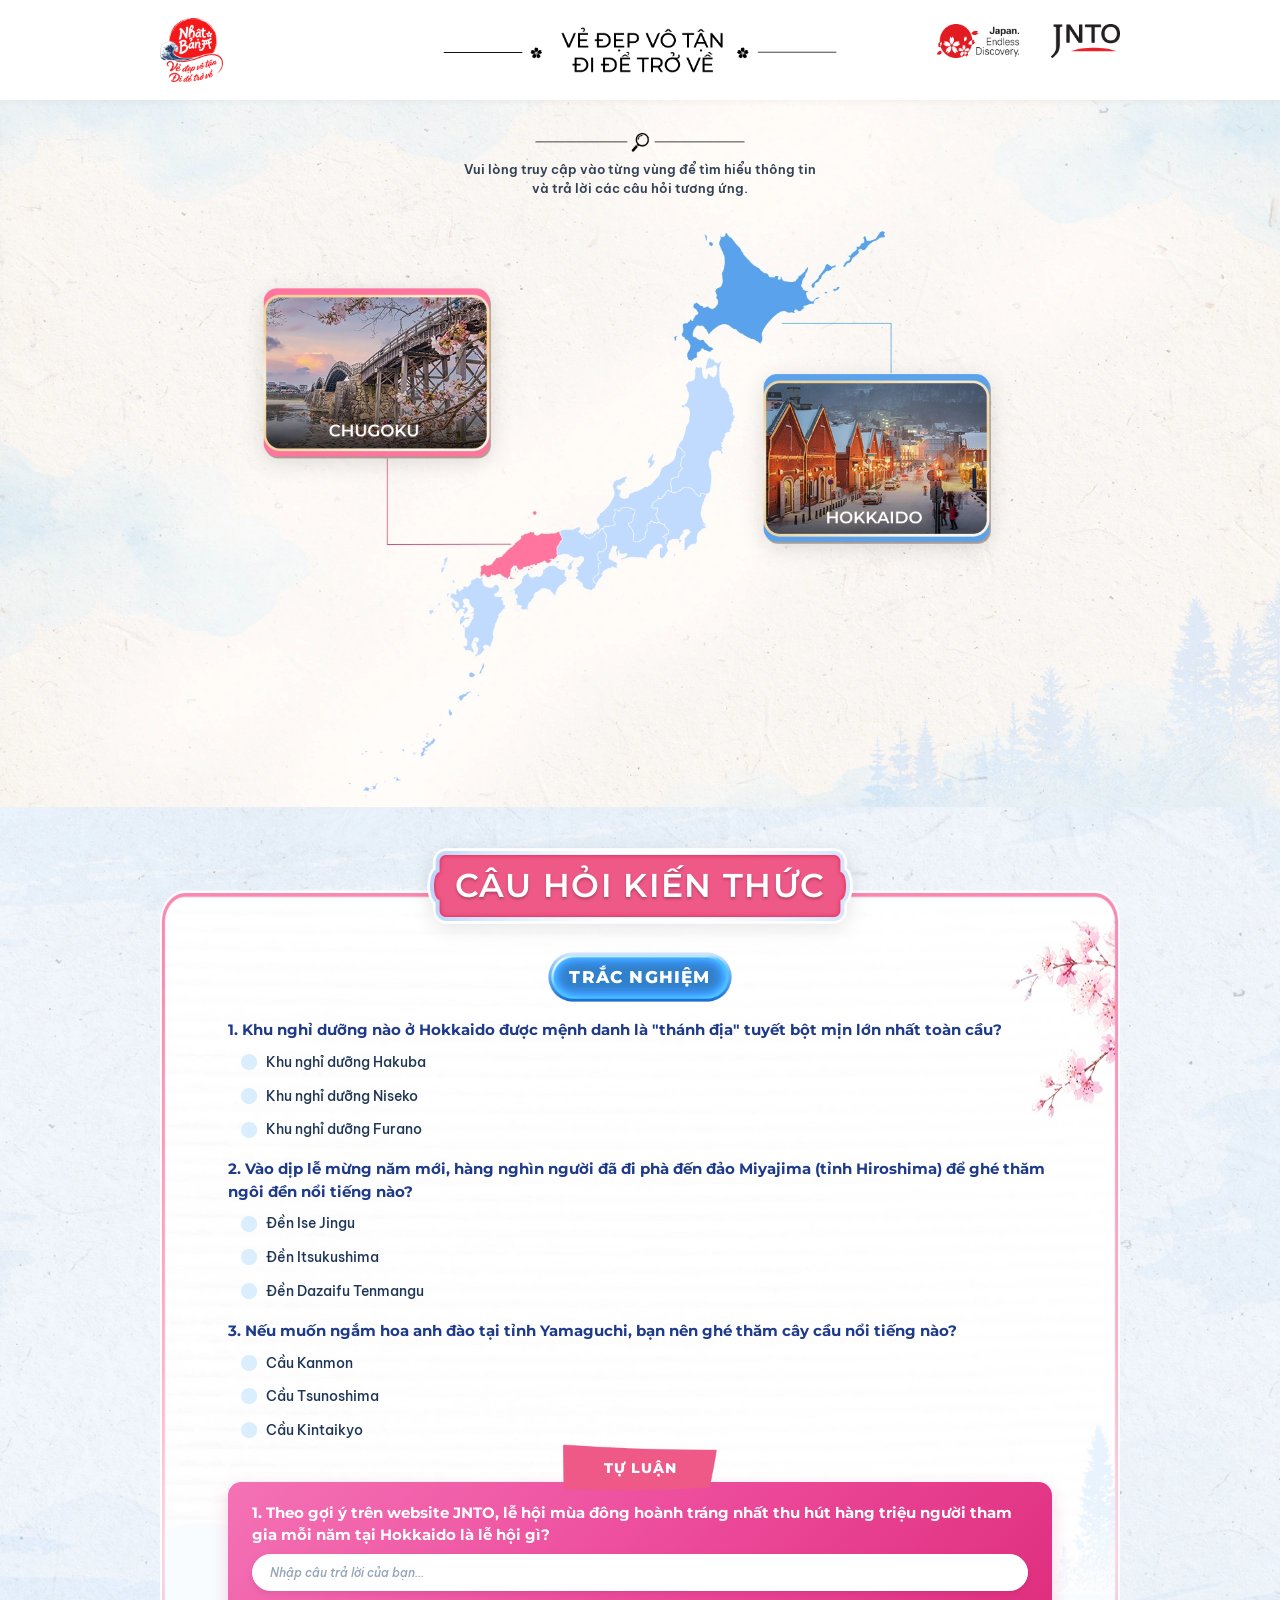
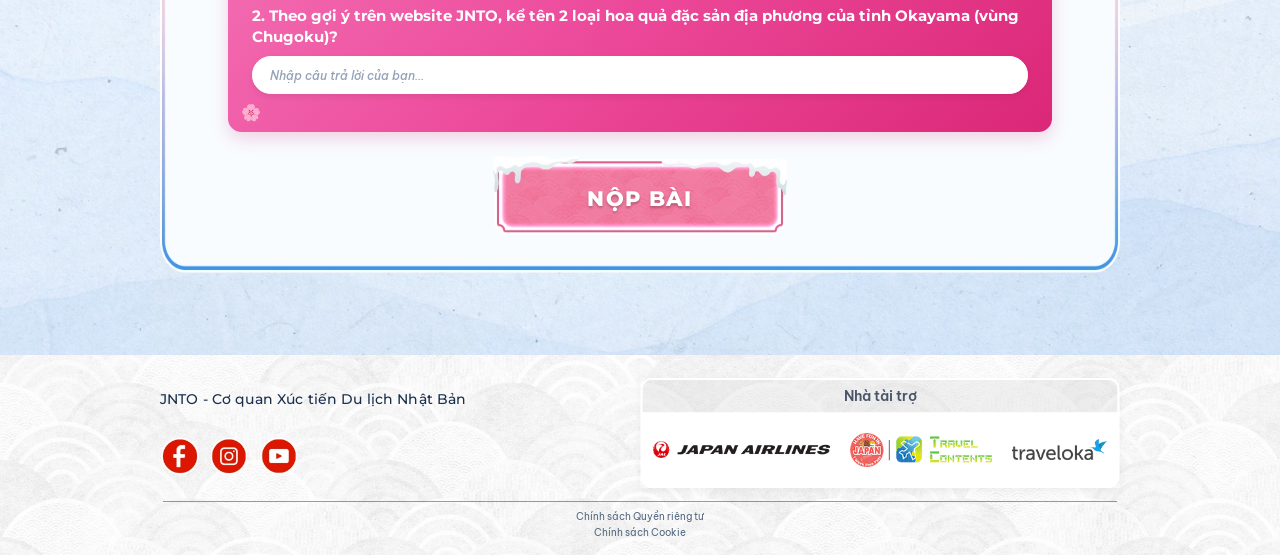
<file: pages/page-4.html>
<!DOCTYPE html>
<html lang="vi">

<head>
  <meta charset="UTF-8">
  <meta name="viewport" content="width=device-width, initial-scale=1.0">
  <title>Câu hỏi kiến thức - Nhật Bản: Vẻ Đẹp Vô Tận, Đi Để Trở Về - JNTO</title>
  <meta name="description"
    content="Chiến dịch Du lịch Nhật Bản - Vẻ đẹp vô tận, Đi để trở về cùng JNTO. Tham gia ngay để có cơ hội nhận 50 phần quà hấp dẫn!">

  <link rel="preconnect" href="https://fonts.googleapis.com">
  <link rel="preconnect" href="https://fonts.gstatic.com" crossorigin>
  <link
    href="https://fonts.googleapis.com/css2?family=Be+Vietnam+Pro:ital,wght@0,400;0,500;0,600;0,700;0,800;1,400;1,500&family=Montserrat:ital,wght@0,500;0,600;0,700;0,800;0,900;1,600&display=swap"
    rel="stylesheet">

  <link rel="icon" href="data:,">
  <link rel="stylesheet" href="../css/style.css">
</head>

<body>
  <div class="campaign-landing-page">
    <header class="site-header">
      <div class="header-container">
        <div class="header-left">
          <a href="../index.html" class="campaign-logo-link" id="site-logo-home"
            title="Nhật Bản - Vẻ đẹp vô tận, Đi để trở về">
            <picture>
              <source media="(max-width: 768px)" srcset="../img/img-mobile/page%201/header/Campaign%20logo.webp">
              <img src="../img/img-desktop/page 1/header/Campaign logo.png" alt="Chiến dịch Du lịch Nhật Bản"
                class="campaign-logo-img">
            </picture>
          </a>
        </div>

        <div class="header-center">
          <picture>
            <source media="(max-width: 768px)"
              srcset="../img/img-mobile/page%201/header/v%E1%BA%BB%20%C4%91%E1%BA%B9p%20v%C3%B4%20t%E1%BA%ADn.webp">
            <img src="../img/img-desktop/page 1/header/vẻ đẹp vô tận.png" alt="Vẻ đẹp vô tận - Đi để trở về"
              class="ve-dep-vo-tan-img">
          </picture>
        </div>

        <div class="header-right">
          <a href="https://www.japan.travel/vi/vn/" target="_blank" rel="noopener noreferrer" class="jed-logo-link"
            title="Japan Endless Discovery">
            <picture>
              <source media="(max-width: 768px)" srcset="../img/img-mobile/page%201/header/JED%20logo.webp">
              <img src="../img/img-desktop/page 1/header/JED logo.png" alt="Japan Endless Discovery" class="jed-logo-img">
            </picture>
          </a>
          <a href="https://www.japan.travel/vi/vn/" target="_blank" rel="noopener noreferrer" class="jnto-logo-link"
            title="JNTO - Cơ quan Xúc tiến Du lịch Nhật Bản">
            <picture>
              <source media="(max-width: 768px)" srcset="../img/img-mobile/page%201/header/JNTO%20logo.webp">
              <img src="../img/img-desktop/page 1/header/JNTO logo.png" alt="JNTO" class="jnto-logo-img">
            </picture>
          </a>
        </div>
      </div>
    </header>

    <div>
      <div id="view-page4" class="app-view active">
        <main>
          <section class="quiz-map-section">
            <div class="quiz-search-wrapper">
              <picture>
                <source media="(max-width: 768px)" srcset="../img/img-mobile/page%204/section%201/line-search.webp">
                <img src="../img/img-desktop/page 4/section 1/line-decor.webp" alt="Tìm kiếm" class="quiz-search-icon-line">
              </picture>
              <p class="quiz-search-instruction">
                Vui lòng truy cập vào từng vùng để tìm hiểu thông tin <br class="">
                và trả lời các câu hỏi tương ứng.
              </p>
            </div>

            <div class="quiz-map-container">
              <picture class="quiz-map-picture">
                <source media="(max-width: 768px)" srcset="../img/img-mobile/page%204/section%201/bg-map.webp">
                <img src="../img/img-desktop/page 4/section 1/map.webp" alt="Bản đồ du lịch Nhật Bản" class="quiz-map-image">
              </picture>

              <a href="https://www.japan.travel/vi/vn/destinations/chugoku/" target="_blank" rel="noopener noreferrer"
                class="quiz-region-card card-chugoku" title="Khám phá thông tin vùng Chugoku">
                <picture>
                  <source media="(max-width: 768px)" srcset="../img/img-mobile/page%204/section%201/box-chugoku.webp">
                  <img src="../img/img-desktop/page 4/section 1/box-chugoku.webp" alt="Chugoku" class="quiz-region-img quiz-img-chugoku">
                </picture>
              </a>

              <a href="https://www.japan.travel/vi/vn/destinations/hokkaido/" target="_blank" rel="noopener noreferrer"
                class="quiz-region-card card-hokkaido" title="Khám phá thông tin vùng Hokkaido">
                <picture>
                  <source media="(max-width: 768px)" srcset="../img/img-mobile/page%204/section%201/box-hokkaido.webp">
                  <img src="../img/img-desktop/page 4/section 1/box-hokkaido.webp" alt="Hokkaido" class="quiz-region-img quiz-img-hokkaido">
                </picture>
              </a>
            </div>
          </section>

          <section class="quiz-main-section">
            <div class="quiz-container">
              <div class="quiz-board-wrapper">
                <div class="quiz-badge-wrapper">
                  <picture>
                    <source media="(max-width: 768px)" srcset="../img/img-mobile/page%204/section%202/box-title.webp">
                    <img src="../img/img-desktop/page 4/section 2/box-title.webp" alt="Câu Hỏi Kiến Thức" class="quiz-badge-img">
                  </picture>
                  <span class="quiz-badge-title">CÂU HỎI KIẾN THỨC</span>
                </div>

                <div class="quiz-paper-card">
                  <form id="form-quiz-knowledge" class="quiz-form" novalidate autocomplete="off">
                    <div class="quiz-part-block quiz-part-mc">
                      <div class="quiz-tag-wrapper tag-tracnghiem">
                        <picture>
                          <source media="(max-width: 768px)" srcset="../img/img-mobile/page%204/section%202/tag-yeucau.webp">
                          <img src="../img/img-desktop/page 4/section 2/tag-yeucau.webp" alt="Trắc nghiệm" class="quiz-tag-img">
                        </picture>
                        <span class="quiz-tag-text">TRẮC NGHIỆM</span>
                      </div>

                      <div class="quiz-question-group">
                        <h3 class="quiz-question-title">
                          1. Khu nghỉ dưỡng nào ở Hokkaido được mệnh danh là "thánh địa" tuyết bột mịn lớn nhất toàn cầu?
                        </h3>
                        <div class="quiz-options-list">
                          <label class="quiz-option-item">
                            <input type="radio" name="quiz_mc_q1" value="Khu nghỉ dưỡng Hakuba" class="quiz-native-input">
                            <span class="quiz-custom-icon"></span>
                            <span class="quiz-option-label">Khu nghỉ dưỡng Hakuba</span>
                          </label>
                          <label class="quiz-option-item">
                            <input type="radio" name="quiz_mc_q1" value="Khu nghỉ dưỡng Niseko" class="quiz-native-input">
                            <span class="quiz-custom-icon"></span>
                            <span class="quiz-option-label">Khu nghỉ dưỡng Niseko</span>
                          </label>
                          <label class="quiz-option-item">
                            <input type="radio" name="quiz_mc_q1" value="Khu nghỉ dưỡng Furano" class="quiz-native-input">
                            <span class="quiz-custom-icon"></span>
                            <span class="quiz-option-label">Khu nghỉ dưỡng Furano</span>
                          </label>
                        </div>
                      </div>

                      <div class="quiz-question-group">
                        <h3 class="quiz-question-title">
                          2. Vào dịp lễ mừng năm mới, hàng nghìn người đã đi phà đến đảo Miyajima (tỉnh Hiroshima) để ghé thăm ngôi đền nổi tiếng nào?
                        </h3>
                        <div class="quiz-options-list">
                          <label class="quiz-option-item">
                            <input type="radio" name="quiz_mc_q2" value="Đền Ise Jingu" class="quiz-native-input">
                            <span class="quiz-custom-icon"></span>
                            <span class="quiz-option-label">Đền Ise Jingu</span>
                          </label>
                          <label class="quiz-option-item">
                            <input type="radio" name="quiz_mc_q2" value="Đền Itsukushima" class="quiz-native-input">
                            <span class="quiz-custom-icon"></span>
                            <span class="quiz-option-label">Đền Itsukushima</span>
                          </label>
                          <label class="quiz-option-item">
                            <input type="radio" name="quiz_mc_q2" value="Đền Dazaifu Tenmangu" class="quiz-native-input">
                            <span class="quiz-custom-icon"></span>
                            <span class="quiz-option-label">Đền Dazaifu Tenmangu</span>
                          </label>
                        </div>
                      </div>

                      <div class="quiz-question-group">
                        <h3 class="quiz-question-title">
                          3. Nếu muốn ngắm hoa anh đào tại tỉnh Yamaguchi, bạn nên ghé thăm cây cầu nổi tiếng nào?
                        </h3>
                        <div class="quiz-options-list">
                          <label class="quiz-option-item">
                            <input type="radio" name="quiz_mc_q3" value="Cầu Kanmon" class="quiz-native-input">
                            <span class="quiz-custom-icon"></span>
                            <span class="quiz-option-label">Cầu Kanmon</span>
                          </label>
                          <label class="quiz-option-item">
                            <input type="radio" name="quiz_mc_q3" value="Cầu Tsunoshima" class="quiz-native-input">
                            <span class="quiz-custom-icon"></span>
                            <span class="quiz-option-label">Cầu Tsunoshima</span>
                          </label>
                          <label class="quiz-option-item">
                            <input type="radio" name="quiz_mc_q3" value="Cầu Kintaikyo" class="quiz-native-input">
                            <span class="quiz-custom-icon"></span>
                            <span class="quiz-option-label">Cầu Kintaikyo</span>
                          </label>
                        </div>
                      </div>
                    </div>

                    <div class="quiz-part-block quiz-part-essay">
                      <div class="quiz-tag-wrapper tag-tuluan">
                        <picture>
                          <source media="(max-width: 768px)" srcset="../img/img-mobile/page%204/section%202/tag-cauhoi.webp">
                          <img src="../img/img-desktop/page 4/section 2/tag-cauhoi.webp" alt="Tự luận" class="quiz-tag-img">
                        </picture>
                        <span class="quiz-tag-text">TỰ LUẬN</span>
                      </div>

                      <div class="quiz-essay-question-group">
                        <h3 class="quiz-essay-title">
                          1. Theo gợi ý trên website JNTO, lễ hội mùa đông hoành tráng nhất thu hút hàng triệu người tham gia mỗi năm tại Hokkaido là lễ hội gì?
                        </h3>
                        <div class="quiz-input-box-wrapper">
                          <input type="text" id="quiz-essay-q1" name="quiz_essay_q1" class="quiz-essay-input"
                            placeholder="Nhập câu trả lời của bạn..." autocomplete="off" spellcheck="false">
                        </div>
                      </div>

                      <div class="quiz-essay-question-group">
                        <h3 class="quiz-essay-title">
                          2. Theo gợi ý trên website JNTO, kể tên 2 loại hoa quả đặc sản địa phương của tỉnh Okayama (vùng Chugoku)?
                        </h3>
                        <div class="quiz-input-box-wrapper">
                          <input type="text" id="quiz-essay-q2" name="quiz_essay_q2" class="quiz-essay-input"
                            placeholder="Nhập câu trả lời của bạn..." autocomplete="off" spellcheck="false">
                        </div>
                      </div>

                      <span class="quiz-essay-petal" aria-hidden="true">🌸</span>
                    </div>

                    <div class="quiz-action-footer">
                      <button type="button" class="quiz-btn-submit" id="btn-quiz-submit" title="Nộp bài">
                        <picture>
                          <source media="(max-width: 768px)" srcset="../img/img-mobile/page%204/section%202/button-nopbai.webp">
                          <img src="../img/img-desktop/page 4/section 2/button-nopbai.webp" alt="Nộp bài" class="quiz-btn-img">
                        </picture>
                        <span class="quiz-btn-text">NỘP BÀI</span>
                      </button>
                    </div>
                  </form>
                </div>
              </div>
            </div>
          </section>
        </main>
      </div>

      </div>

    <footer class="site-footer">
      <div class="footer-main-container">
        <div class="footer-content-wrapper">
          <div class="footer-top-row">
            <div class="footer-col-left">
              <h3 class="footer-org-title">
                JNTO - Cơ quan Xúc tiến Du lịch Nhật Bản
              </h3>

              <div class="footer-social-links">
                <a href="https://www.facebook.com/jntovietnam" target="_blank" rel="noopener noreferrer"
                  class="social-icon-btn" title="Theo dõi JNTO trên Facebook">
                  <picture>
                    <source media="(max-width: 768px)" srcset="../img/img-mobile/page%201/footer/facebook.webp">
                    <img src="../img/img-desktop/page 1/footer/icon-facebook.webp" alt="Facebook" class="social-icon-img">
                  </picture>
                </a>

                <a href="https://www.instagram.com/jnto_vietnam" target="_blank" rel="noopener noreferrer"
                  class="social-icon-btn" title="Theo dõi JNTO trên Instagram">
                  <picture>
                    <source media="(max-width: 768px)" srcset="../img/img-mobile/page%201/footer/instagram.webp">
                    <img src="../img/img-desktop/page 1/footer/icon-instagram.webp" alt="Instagram"
                      class="social-icon-img">
                  </picture>
                </a>

                <a href="https://www.youtube.com/c/JNTOVietnam" target="_blank" rel="noopener noreferrer"
                  class="social-icon-btn" title="Kênh Youtube JNTO">
                  <picture>
                    <source media="(max-width: 768px)" srcset="../img/img-mobile/page%201/footer/youtube.webp">
                    <img src="../img/img-desktop/page 1/footer/icon-youtube.webp" alt="Youtube" class="social-icon-img">
                  </picture>
                </a>
              </div>
            </div>

            <div class="footer-col-right">
              <div class="sponsors-box">
                <div class="sponsors-header-label">Nhà tài trợ</div>
                <div class="sponsors-logos-row">
                  <a href="https://www.jal.co.jp/vn/vi/" target="_blank" rel="noopener noreferrer"
                    class="sponsor-logo-item" title="Japan Airlines">
                    <picture>
                      <source media="(max-width: 768px)" srcset="../img/img-mobile/page%201/footer/Logo%20JAL.png">
                      <img src="../img/img-desktop/page 1/footer/Logo JAL.png" alt="Japan Airlines" class="jal-logo">
                    </picture>
                  </a>

                  <a href="https://travel-contents.com/" target="_blank" rel="noopener noreferrer"
                    class="sponsor-logo-item" title="Travel Contents">
                    <picture>
                      <source media="(max-width: 768px)"
                        srcset="../img/img-mobile/page%201/footer/Logo%20Travel%20Contents.png">
                      <img src="../img/img-desktop/page 1/footer/Logo Travel Contents.png" alt="Travel Contents"
                        class="tc-logo">
                    </picture>
                  </a>

                  <a href="https://www.traveloka.com/vi-vn" target="_blank" rel="noopener noreferrer"
                    class="sponsor-logo-item" title="Traveloka">
                    <picture>
                      <source media="(max-width: 768px)" srcset="../img/img-mobile/page%201/footer/Logo%20Traveloka.png">
                      <img src="../img/img-desktop/page 1/footer/Logo Traveloka.png" alt="Traveloka"
                        class="traveloka-logo">
                    </picture>
                  </a>
                </div>
              </div>
            </div>
          </div>

          <div class="footer-line-wrapper">
            <picture>
              <source media="(max-width: 768px)" srcset="../img/img-mobile/page%201/footer/line.png">
              <img src="../img/img-desktop/page 1/footer/line-xanh.webp" alt="" class="footer-line-img">
            </picture>
          </div>

          <div class="footer-bottom-links">
            <button type="button" class="policy-link-btn" id="btn-open-privacy">
              Chính sách Quyền riêng tư
            </button>
            <button type="button" class="policy-link-btn" id="btn-open-cookie">
              Chính sách Cookie
            </button>
          </div>
        </div>
      </div>
    </footer>

    <div class="modal-backdrop" id="modal-rules">
      <div class="modal-container rules-modal">
        <button type="button" class="modal-close-btn" data-close-modal="modal-rules" aria-label="Đóng">
          ✕
        </button>

        <h3 class="modal-title">Cách Thức Tham Gia Chiến Dịch</h3>
        <p class="modal-subtitle">
          "NHẬT BẢN: VẺ ĐẸP VÔ TẬN, ĐI ĐỂ TRỞ VỀ" - Cơ hội trúng 50 combo quà tặng du lịch Nhật Bản vô cùng hấp dẫn!
        </p>

        <div class="rules-steps-list">
          <div class="rule-step-card">
            <div class="step-badge">Bước 1</div>
            <div class="step-body">
              <h4 class="step-title">Khám phá hành trình Nhật Bản</h4>
              <p class="step-desc">
                Tìm hiểu về hai điểm đến đặc sắc trong chiến dịch mùa đông này: <strong>Hokkaido</strong> với thiên
                đường tuyết trắng rực rỡ và <strong>Chugoku</strong> với những di sản văn hóa, ẩm thực lâu đời cùng
                thiên nhiên hữu tình.
              </p>
            </div>
          </div>

          <div class="rule-step-card">
            <div class="step-badge">Bước 2</div>
            <div class="step-body">
              <h4 class="step-title">Đăng tải bài viết chia sẻ</h4>
              <p class="step-desc">
                Đăng tải hình ảnh, kỷ niệm hoặc cảm nhận/ước mơ về chuyến đi Nhật Bản sắp tới của bạn trên trang cá nhân
                ở chế độ công khai (Facebook, Instagram hoặc TikTok) kèm các hashtag bắt buộc:
              </p>
              <div class="hashtag-box">
                <code>#NhatBan #VeDepVoTan #DiDeTroVe #JNTOVietnam #Hokkaido #Chugoku</code>
              </div>
            </div>
          </div>

          <div class="rule-step-card">
            <div class="step-badge">Bước 3</div>
            <div class="step-body">
              <h4 class="step-title">Gửi link bài dự thi</h4>
              <p class="step-desc">
                Quay lại trang chiến dịch và bấm nút <strong>"THAM GIA NGAY"</strong> để điền thông tin và đính kèm link
                bài đăng của bạn.
              </p>
            </div>
          </div>

          <div class="rule-step-card">
            <div class="step-badge">Bước 4</div>
            <div class="step-body">
              <h4 class="step-title">Chờ đợi công bố kết quả</h4>
              <p class="step-desc">
                Ban tổ chức sẽ chấm điểm và quay số ngẫu nhiên chọn ra <strong>50 người chơi may mắn</strong>. Danh sách
                sẽ được công bố chính thức vào ngày <strong>25/01/2027</strong> trên Fanpage JNTO.
              </p>
            </div>
          </div>
        </div>

        <div class="rules-important-notes">
          <h4 class="notes-heading">📌 Lưu ý quan trọng về giải thưởng:</h4>
          <ul>
            <li>
              Vé máy bay khứ hồi (hạng phổ thông) áp dụng với điểm đến <strong>Hokkaido</strong> do Japan Airlines tài
              trợ.
            </li>
            <li>
              Vé <strong>Have Fun Pass</strong> áp dụng với các dịch vụ trải nghiệm tại Hokkaido và Chugoku.
            </li>
            <li>
              Cả hai loại vé không có giá trị chuyển nhượng, trao đổi hoặc quy đổi thành tiền mặt.
            </li>
            <li>
              Voucher Traveloka áp dụng cho tất cả dịch vụ trên ứng dụng Traveloka đối với điểm đến Nhật Bản.
            </li>
          </ul>
        </div>

        <div class="modal-actions">
          <button type="button" class="modal-action-btn cancel-btn" data-close-modal="modal-rules">
            Đóng
          </button>
          <button type="button" class="modal-action-btn submit-btn" id="btn-rules-to-join">
            Tham gia ngay bây giờ
          </button>
        </div>
      </div>
    </div>

    <div class="modal-backdrop" id="modal-policy">
      <div class="modal-container policy-modal">
        <button type="button" class="modal-close-btn" data-close-modal="modal-policy" aria-label="Đóng">
          ✕
        </button>

        <div id="policy-content-privacy" class="policy-content">
          <h3 class="modal-title">Chính Sách Quyền Riêng Tư</h3>
          <p class="policy-date">Cập nhật: Chiến dịch 2026 - 2027</p>

          <div class="policy-text-body">
            <h4>1. Mục đích thu thập thông tin</h4>
            <p>
              Cơ quan Xúc tiến Du lịch Nhật Bản (JNTO) cam kết bảo vệ quyền riêng tư của người tham gia. Mọi thông tin
              cá nhân (họ tên, số điện thoại, email, liên kết bài viết) chỉ được sử dụng cho mục đích:
            </p>
            <ul>
              <li>Xác nhận tư cách hợp lệ của người tham gia chiến dịch.</li>
              <li>Liên hệ thông báo kết quả và trao giải thưởng khi trúng thưởng.</li>
              <li>Hỗ trợ người trúng giải trong quá trình xuất vé máy bay và sử dụng dịch vụ tài trợ.</li>
            </ul>

            <h4>2. Bảo mật thông tin</h4>
            <p>
              JNTO và các đối tác tài trợ (Japan Airlines, Traveloka, Travel Contents) tuân thủ nghiêm ngặt các quy định
              về bảo vệ dữ liệu cá nhân theo pháp luật hiện hành và không chia sẻ thông tin cho bên thứ ba ngoài phạm vi
              tổ chức chương trình.
            </p>

            <h4>3. Quyền của người tham gia</h4>
            <p>
              Người tham gia có quyền yêu cầu tra cứu, chỉnh sửa hoặc hủy bỏ thông tin cá nhân đã cung cấp bằng cách
              liên hệ với Ban tổ chức qua Fanpage chính thức của JNTO.
            </p>
          </div>
        </div>

        <div id="policy-content-cookie" class="policy-content hidden">
          <h3 class="modal-title">Chính Sách Cookie</h3>
          <p class="policy-date">Cập nhật: Chiến dịch 2026 - 2027</p>

          <div class="policy-text-body">
            <h4>1. Cookie là gì?</h4>
            <p>
              Cookie là các tệp văn bản nhỏ được lưu trữ trên thiết bị của bạn khi truy cập trang web nhằm nâng cao trải
              nghiệm người dùng, ghi nhớ tùy chọn và phân tích lưu lượng truy cập.
            </p>

            <h4>2. Các loại cookie được sử dụng</h4>
            <ul>
              <li><strong>Cookie cần thiết:</strong> Đảm bảo website hoạt động ổn định và người dùng có thể gửi thông
                tin dự thi.</li>
              <li><strong>Cookie phân tích:</strong> Giúp Ban tổ chức hiểu rõ mức độ quan tâm của cộng đồng đối với các
                điểm đến du lịch Nhật Bản để cải thiện nội dung.</li>
            </ul>

            <h4>3. Quản lý cookie</h4>
            <p>
              Bạn có thể tùy chỉnh hoặc tắt cookie bất cứ lúc nào thông qua phần cài đặt trên trình duyệt của bạn.
            </p>
          </div>
        </div>

        <div class="modal-actions">
          <button type="button" class="modal-action-btn primary-btn" data-close-modal="modal-policy">
            Đã hiểu
          </button>
        </div>
      </div>
    </div>

    <div class="modal-backdrop" id="modal-survey-success">
      <div class="modal-container survey-success-modal">
        <button type="button" class="modal-close-btn" data-close-modal="modal-survey-success" aria-label="Đóng">
          ✕
        </button>

        <div class="survey-success-content">
          <div class="survey-success-icon-badge">🌸</div>
          <h3 class="modal-title">NỘP BÀI KHẢO SÁT THÀNH CÔNG!</h3>
          <p class="modal-subtitle">
            Cảm ơn bạn đã hoàn thành bài khảo sát du lịch Nhật Bản cùng JNTO!<br>
            Bạn muốn quay về <strong>Trang Chủ</strong> hay tiếp tục tham gia trả lời phần <strong>Câu Hỏi Kiến Thức</strong>?
          </p>

          <div class="survey-choice-buttons">
            <button type="button" class="survey-choice-btn btn-choice-home" id="btn-survey-to-home">
              <span class="choice-btn-icon">🏠</span>
              <div class="choice-btn-text">
                <span class="choice-btn-primary">Trang Chủ</span>
                <span class="choice-btn-desc">Quay về trang chính chiến dịch (Page 1)</span>
              </div>
            </button>

            <button type="button" class="survey-choice-btn btn-choice-quiz" id="btn-survey-to-quiz">
              <span class="choice-btn-icon">⛩️</span>
              <div class="choice-btn-text">
                <span class="choice-btn-primary">Tiếp Tục Câu Hỏi Kiến Thức</span>
                <span class="choice-btn-desc">Trả lời câu hỏi Hokkaido & Chugoku (Page 4)</span>
              </div>
              <span class="choice-btn-arrow">➔</span>
            </button>
          </div>
        </div>
      </div>
    <div class="modal-backdrop" id="modal-fb-success">
      <div class="modal-container survey-success-modal">
        <button type="button" class="modal-close-btn" data-close-modal="modal-fb-success" aria-label="Đóng">
          ✕
        </button>

        <div class="survey-success-content">
          <div class="survey-success-icon-badge">🌸</div>
          <h3 class="modal-title">NỘP BÀI DỰ THI THÀNH CÔNG!</h3>
          <p class="modal-subtitle">
            Cảm ơn bạn đã tham gia và hoàn thành tất cả thử thách trong chiến dịch<br>
            <strong>"NHẬT BẢN: VẺ ĐẸP VÔ TẬN, ĐI ĐỂ TRỞ VỀ"</strong>!<br><br>
            Ban tổ chức sẽ tiến hành chấm điểm và quay số ngẫu nhiên chọn ra <strong>50 người chơi may mắn</strong>.<br>
            Danh sách trúng thưởng sẽ được công bố chính thức vào ngày <strong>25/01/2027</strong> trên Fanpage JNTO.
          </p>

          <div class="survey-choice-buttons">
            <button type="button" class="survey-choice-btn btn-choice-home" id="btn-fb-to-home">
              <span class="choice-btn-icon">🏠</span>
              <div class="choice-btn-text">
                <span class="choice-btn-primary">Về Trang Chủ</span>
                <span class="choice-btn-desc">Quay về trang chính chiến dịch (Page 1)</span>
              </div>
            </button>
          </div>
        </div>
      </div>
    </div>

    <div id="auth-toast" class="auth-toast hidden" role="status" aria-live="polite">
      <span class="toast-message" id="toast-message">Đăng ký thành công!</span>
    </div>
  </div>

  <script src="../js/main.js"></script>
</body>

</html>
</file>
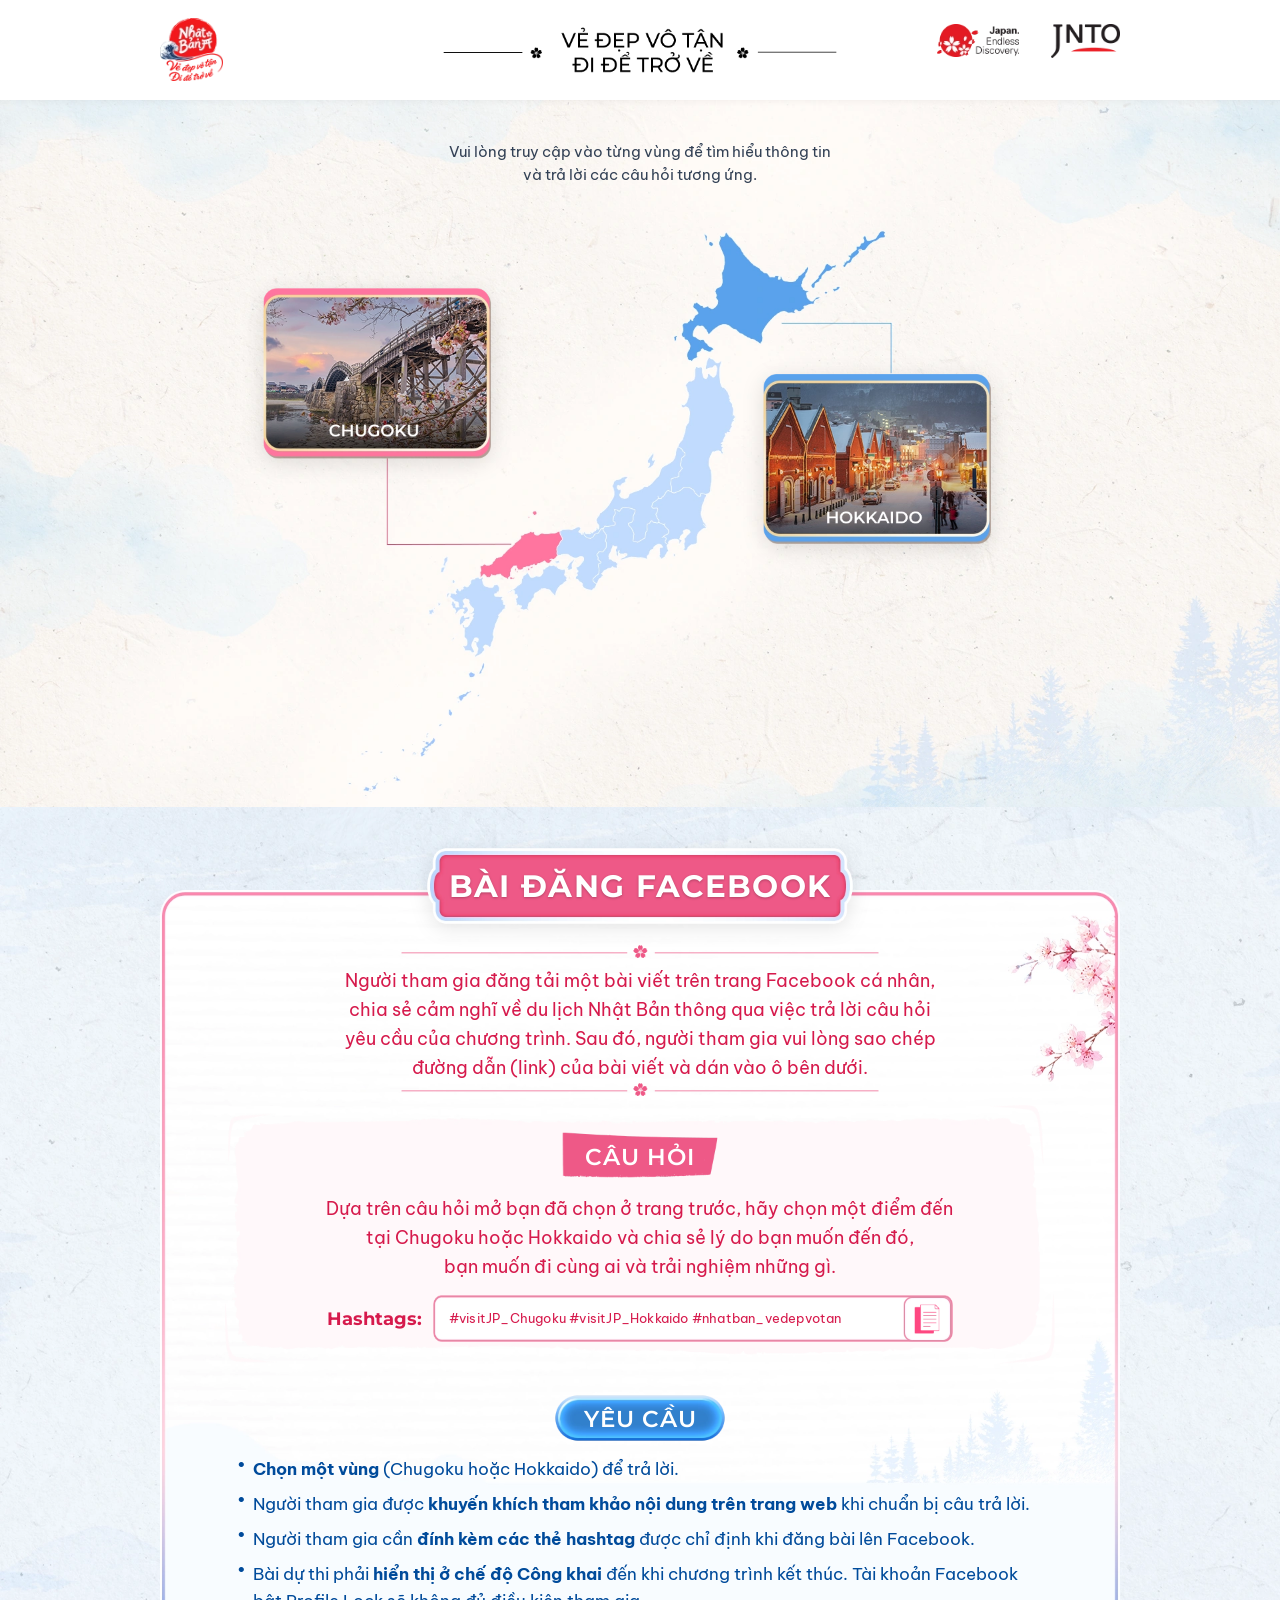
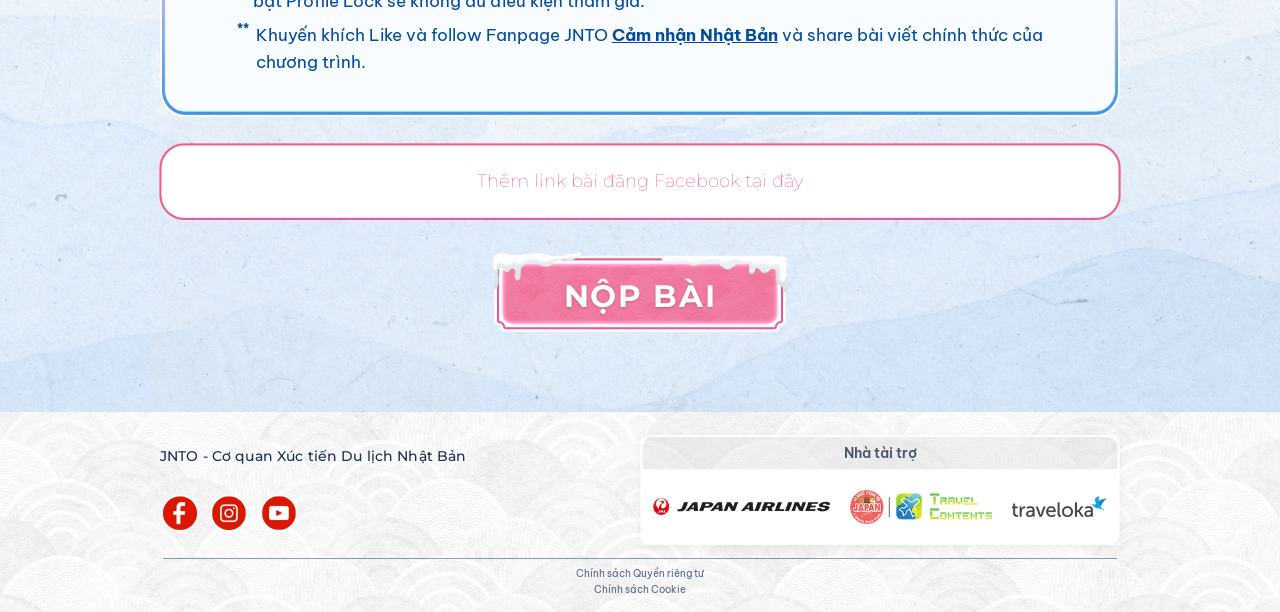
<file: pages/page-5.html>
<!DOCTYPE html>
<html lang="vi">

<head>
  <meta charset="UTF-8">
  <meta name="viewport" content="width=device-width, initial-scale=1.0">
  <title>Bài đăng Facebook - Nhật Bản: Vẻ Đẹp Vô Tận, Đi Để Trở Về - JNTO</title>
  <meta name="description"
    content="Chiến dịch Du lịch Nhật Bản - Vẻ đẹp vô tận, Đi để trở về cùng JNTO. Tham gia ngay để có cơ hội nhận 50 phần quà hấp dẫn!">

  <link rel="preconnect" href="https://fonts.googleapis.com">
  <link rel="preconnect" href="https://fonts.gstatic.com" crossorigin>
  <link
    href="https://fonts.googleapis.com/css2?family=Be+Vietnam+Pro:ital,wght@0,400;0,500;0,600;0,700;0,800;1,400;1,500&family=Montserrat:ital,wght@0,500;0,600;0,700;0,800;0,900;1,600&display=swap"
    rel="stylesheet">

  <link rel="icon" href="data:,">
  <link rel="stylesheet" href="../css/style.css">
</head>

<body>
  <div class="campaign-landing-page">
    <header class="site-header">
      <div class="header-container">
        <div class="header-left">
          <a href="../index.html" class="campaign-logo-link" id="site-logo-home"
            title="Nhật Bản - Vẻ đẹp vô tận, Đi để trở về">
            <picture>
              <source media="(max-width: 768px)" srcset="../img/img-mobile/page%201/header/Campaign%20logo.webp">
              <img src="../img/img-desktop/page 1/header/Campaign logo.png" alt="Chiến dịch Du lịch Nhật Bản"
                class="campaign-logo-img">
            </picture>
          </a>
        </div>

        <div class="header-center">
          <picture>
            <source media="(max-width: 768px)"
              srcset="../img/img-mobile/page%201/header/v%E1%BA%BB%20%C4%91%E1%BA%B9p%20v%C3%B4%20t%E1%BA%ADn.webp">
            <img src="../img/img-desktop/page 1/header/vẻ đẹp vô tận.png" alt="Vẻ đẹp vô tận - Đi để trở về"
              class="ve-dep-vo-tan-img">
          </picture>
        </div>

        <div class="header-right">
          <a href="https://www.japan.travel/vi/vn/" target="_blank" rel="noopener noreferrer" class="jed-logo-link"
            title="Japan Endless Discovery">
            <picture>
              <source media="(max-width: 768px)" srcset="../img/img-mobile/page%201/header/JED%20logo.webp">
              <img src="../img/img-desktop/page 1/header/JED logo.png" alt="Japan Endless Discovery" class="jed-logo-img">
            </picture>
          </a>
          <a href="https://www.japan.travel/vi/vn/" target="_blank" rel="noopener noreferrer" class="jnto-logo-link"
            title="JNTO - Cơ quan Xúc tiến Du lịch Nhật Bản">
            <picture>
              <source media="(max-width: 768px)" srcset="../img/img-mobile/page%201/header/JNTO%20logo.webp">
              <img src="../img/img-desktop/page 1/header/JNTO logo.png" alt="JNTO" class="jnto-logo-img">
            </picture>
          </a>
        </div>
      </div>
    </header>

    <div>
      <div id="view-page5" class="app-view active">
        <main>
          <section class="fb-map-section">
            <div class="fb-search-wrapper">
              <picture>
                <source media="(max-width: 768px)" srcset="../img/img-mobile/page%205/section%201/line-search.webp">
                <img src="../img/img-desktop/page 5/section 1/line-decor.webp" alt="Tìm kiếm" class="fb-search-icon-line">
              </picture>
              <p class="fb-search-instruction">
                Vui lòng truy cập vào từng vùng để tìm hiểu thông tin <br>
                và trả lời các câu hỏi tương ứng.
              </p>
            </div>

            <div class="fb-map-container">
              <picture class="fb-map-picture">
                <source media="(max-width: 768px)" srcset="../img/img-mobile/page%205/section%201/bg-map.webp">
                <img src="../img/img-desktop/page 5/section 1/map.webp" alt="Bản đồ du lịch Nhật Bản" class="fb-map-image">
              </picture>

              <a href="https://www.japan.travel/vi/vn/destinations/chugoku/" target="_blank" rel="noopener noreferrer"
                class="fb-region-card card-chugoku" title="Khám phá thông tin vùng Chugoku">
                <picture>
                  <source media="(max-width: 768px)" srcset="../img/img-mobile/page%205/section%201/box-chugoku.webp">
                  <img src="../img/img-desktop/page 5/section 1/box-chugoku.webp" alt="Chugoku" class="fb-region-img fb-img-chugoku">
                </picture>
              </a>

              <a href="https://www.japan.travel/vi/vn/destinations/hokkaido/" target="_blank" rel="noopener noreferrer"
                class="fb-region-card card-hokkaido" title="Khám phá thông tin vùng Hokkaido">
                <picture>
                  <source media="(max-width: 768px)" srcset="../img/img-mobile/page%205/section%201/box-hokkaido.webp">
                  <img src="../img/img-desktop/page 5/section 1/box-hokkaido.webp" alt="Hokkaido" class="fb-region-img fb-img-hokkaido">
                </picture>
              </a>
            </div>
          </section>

          <section class="fb-main-section">
            <div class="fb-container">
              <div class="fb-board-wrapper">
                <div class="fb-badge-wrapper">
                  <picture>
                    <source media="(max-width: 768px)" srcset="../img/img-mobile/page%205/section%202/box-title.webp">
                    <img src="../img/img-desktop/page 5/section 2/box-title.webp" alt="Bài Đăng Facebook" class="fb-badge-img">
                  </picture>
                  <span class="fb-badge-title">BÀI ĐĂNG FACEBOOK</span>
                </div>

                <div class="fb-paper-card">
                  <div class="fb-flower-top">
                    <picture>
                      <source media="(max-width: 768px)" srcset="../img/img-mobile/page%201/section%202/decor-hoa.webp">
                      <img src="../img/img-desktop/page 5/section 2/line-decor.webp" alt="" class="fb-divider-img">
                    </picture>
                  </div>

                  <p class="fb-intro-text">
                    Người tham gia đăng tải một bài viết trên trang<br class="br-mobile"> Facebook cá nhân,<br class="br-desktop">
                    chia sẻ cảm nghĩ về du lịch<br class="br-mobile"> Nhật Bản thông qua việc trả lời câu hỏi<br class="br-desktop"><br class="br-mobile">
                    yêu cầu của chương trình.<br class="br-mobile"> Sau đó, người tham gia vui lòng sao chép<br class="br-desktop"> đường<br class="br-mobile">
                    dẫn (link) của bài viết và dán vào ô bên dưới.
                  </p>

                  <div class="fb-flower-top">
                    <picture>
                      <source media="(max-width: 768px)" srcset="../img/img-mobile/page%201/section%202/decor-hoa.webp">
                      <img src="../img/img-desktop/page 5/section 2/line-decor.webp" alt="" class="fb-divider-img">
                    </picture>
                  </div>

                  <div class="fb-question-card">
                    <div class="fb-question-badge">
                      <picture>
                        <source media="(max-width: 768px)" srcset="../img/img-mobile/page%205/section%202/tag-cauhoi.webp">
                        <img src="../img/img-desktop/page 5/section 2/tag-cauhoi.webp" alt="Câu hỏi" class="fb-tag-img">
                      </picture>
                      <span class="fb-tag-text">CÂU HỎI</span>
                    </div>

                    <p class="fb-question-prompt">
                      Dựa trên câu hỏi mở bạn đã chọn ở trang trước,<br class="br-mobile"> hãy chọn một điểm đến<br class="br-desktop">
                      tại Chugoku hoặc<br class="br-mobile"> Hokkaido và chia sẻ lý do bạn muốn đến đó,<br>
                      bạn muốn đi cùng ai và trải nghiệm những gì.
                    </p>

                    <div class="fb-hashtag-row">
                      <span class="fb-hashtag-label">Hashtags:</span>
                      <div class="fb-hashtag-box" id="fb-hashtag-box" title="Bấm để sao chép toàn bộ hashtag">
                        <span class="fb-hashtag-text" id="fb-hashtag-text">#visitJP_Chugoku #visitJP_Hokkaido #nhatban_vedepvotan</span>
                        <button type="button" class="fb-copy-btn" id="btn-copy-hashtag" aria-label="Sao chép hashtag" title="Sao chép">
                          <div class="fb-box-copy-wrapper">
                            <picture class="fb-box-copy-bg">
                              <source media="(max-width: 768px)" srcset="../img/img-mobile/page%205/section%202/box-conpy.webp">
                              <img src="../img/img-desktop/page 5/section 2/box-copy.webp" alt="" class="fb-box-copy-img">
                            </picture>
                            <picture class="fb-icon-copy-pic">
                              <source media="(max-width: 768px)" srcset="../img/img-mobile/page%205/section%202/icon-copy.webp">
                              <img src="../img/img-desktop/page 5/section 2/icon-copy.webp" alt="Sao chép" class="fb-copy-icon">
                            </picture>
                          </div>
                        </button>
                      </div>
                    </div>
                  </div>

                  <div class="fb-req-section">
                    <div class="fb-req-badge">
                      <picture>
                        <source media="(max-width: 768px)" srcset="../img/img-mobile/page%205/section%202/tag-yeucau.webp">
                        <img src="../img/img-desktop/page 5/section 2/tag-yeucau.webp" alt="Yêu cầu" class="fb-tag-img">
                      </picture>
                      <span class="fb-tag-text fb-tag-text-req">YÊU CẦU</span>
                    </div>

                    <ul class="fb-req-list">
                      <li>
                        <span class="fb-req-bullet">•</span>
                        <span class="fb-req-item-content"><strong>Chọn một vùng</strong> (Chugoku hoặc Hokkaido) để trả lời.</span>
                      </li>
                      <li>
                        <span class="fb-req-bullet">•</span>
                        <span class="fb-req-item-content">Người tham gia được <strong>khuyến khích tham khảo nội <br class="br-mobile">dung trên trang web</strong> khi chuẩn bị câu trả lời.</span>
                      </li>
                      <li>
                        <span class="fb-req-bullet">•</span>
                        <span class="fb-req-item-content">Người tham gia cần <strong>đính kèm các thẻ hashtag</strong><br class="br-mobile"> được chỉ định khi đăng bài lên Facebook.</span>
                      </li>
                      <li>
                        <span class="fb-req-bullet">•</span>
                        <span class="fb-req-item-content">Bài dự thi phải <strong>hiển thị ở chế độ Công khai</strong> đến khi<br class="br-mobile"> chương trình kết thúc. Tài khoản Facebook<br class="br-desktop"> bật <br class="br-mobile">Profile Lock sẽ không đủ điều kiện tham gia.</span>
                      </li>
                      <li class="fb-req-item-note">
                        <span class="fb-req-bullet">**</span>
                        <span class="fb-req-item-content">Khuyến khích Like và follow Fanpage JNTO<br class="br-mobile"> <a href="https://www.facebook.com/jntovietnam" target="_blank" rel="noopener noreferrer" class="fb-link-highlight"><strong>Cảm nhận Nhật Bản</strong></a> và share bài viết chính thức<br class="br-mobile"> của<br class="br-desktop"> chương trình.</span>
                      </li>
                    </ul>
                  </div>
                </div>

                <form id="form-fb-submission" class="fb-submission-form" novalidate autocomplete="off" onsubmit="if(typeof handleFbSubmission==='function'){handleFbSubmission(event);}else{window.location.href='page-6.html';} return false;">
                  <div class="fb-link-input-wrapper">
                    <input type="url" id="fb-post-url" name="fb_post_url" class="fb-link-input"
                      placeholder="Thêm link bài đăng Facebook tại đây" autocomplete="off" spellcheck="false"
                      aria-label="Thêm link bài đăng Facebook tại đây">
                  </div>

                  <div class="fb-action-footer">
                    <button type="button" class="fb-btn-submit" id="btn-fb-submit" title="Nộp bài" onclick="if(typeof handleFbSubmission==='function'){handleFbSubmission(event);}else{window.location.href='page-6.html';}">
                      <picture>
                        <source media="(max-width: 768px)" srcset="../img/img-mobile/page%205/section%202/button-nopbai.webp">
                        <img src="../img/img-desktop/page 5/section 2/button-nopbai.webp" alt="Nộp bài" class="fb-btn-img">
                      </picture>
                      <span class="fb-btn-text">NỘP BÀI</span>
                    </button>
                  </div>
                </form>
              </div>
            </div>
          </section>
        </main>
      </div>

      </div>

    <footer class="site-footer">
      <div class="footer-main-container">
        <div class="footer-content-wrapper">
          <div class="footer-top-row">
            <div class="footer-col-left">
              <h3 class="footer-org-title">
                JNTO - Cơ quan Xúc tiến Du lịch Nhật Bản
              </h3>

              <div class="footer-social-links">
                <a href="https://www.facebook.com/jntovietnam" target="_blank" rel="noopener noreferrer"
                  class="social-icon-btn" title="Theo dõi JNTO trên Facebook">
                  <picture>
                    <source media="(max-width: 768px)" srcset="../img/img-mobile/page%201/footer/facebook.webp">
                    <img src="../img/img-desktop/page 1/footer/icon-facebook.webp" alt="Facebook" class="social-icon-img">
                  </picture>
                </a>

                <a href="https://www.instagram.com/jnto_vietnam" target="_blank" rel="noopener noreferrer"
                  class="social-icon-btn" title="Theo dõi JNTO trên Instagram">
                  <picture>
                    <source media="(max-width: 768px)" srcset="../img/img-mobile/page%201/footer/instagram.webp">
                    <img src="../img/img-desktop/page 1/footer/icon-instagram.webp" alt="Instagram"
                      class="social-icon-img">
                  </picture>
                </a>

                <a href="https://www.youtube.com/c/JNTOVietnam" target="_blank" rel="noopener noreferrer"
                  class="social-icon-btn" title="Kênh Youtube JNTO">
                  <picture>
                    <source media="(max-width: 768px)" srcset="../img/img-mobile/page%201/footer/youtube.webp">
                    <img src="../img/img-desktop/page 1/footer/icon-youtube.webp" alt="Youtube" class="social-icon-img">
                  </picture>
                </a>
              </div>
            </div>

            <div class="footer-col-right">
              <div class="sponsors-box">
                <div class="sponsors-header-label">Nhà tài trợ</div>
                <div class="sponsors-logos-row">
                  <a href="https://www.jal.co.jp/vn/vi/" target="_blank" rel="noopener noreferrer"
                    class="sponsor-logo-item" title="Japan Airlines">
                    <picture>
                      <source media="(max-width: 768px)" srcset="../img/img-mobile/page%201/footer/Logo%20JAL.png">
                      <img src="../img/img-desktop/page 1/footer/Logo JAL.png" alt="Japan Airlines" class="jal-logo">
                    </picture>
                  </a>

                  <a href="https://travel-contents.com/" target="_blank" rel="noopener noreferrer"
                    class="sponsor-logo-item" title="Travel Contents">
                    <picture>
                      <source media="(max-width: 768px)"
                        srcset="../img/img-mobile/page%201/footer/Logo%20Travel%20Contents.png">
                      <img src="../img/img-desktop/page 1/footer/Logo Travel Contents.png" alt="Travel Contents"
                        class="tc-logo">
                    </picture>
                  </a>

                  <a href="https://www.traveloka.com/vi-vn" target="_blank" rel="noopener noreferrer"
                    class="sponsor-logo-item" title="Traveloka">
                    <picture>
                      <source media="(max-width: 768px)" srcset="../img/img-mobile/page%201/footer/Logo%20Traveloka.png">
                      <img src="../img/img-desktop/page 1/footer/Logo Traveloka.png" alt="Traveloka"
                        class="traveloka-logo">
                    </picture>
                  </a>
                </div>
              </div>
            </div>
          </div>

          <div class="footer-line-wrapper">
            <picture>
              <source media="(max-width: 768px)" srcset="../img/img-mobile/page%201/footer/line.png">
              <img src="../img/img-desktop/page 1/footer/line-xanh.webp" alt="" class="footer-line-img">
            </picture>
          </div>

          <div class="footer-bottom-links">
            <button type="button" class="policy-link-btn" id="btn-open-privacy">
              Chính sách Quyền riêng tư
            </button>
            <button type="button" class="policy-link-btn" id="btn-open-cookie">
              Chính sách Cookie
            </button>
          </div>
        </div>
      </div>
    </footer>

    <div class="modal-backdrop" id="modal-rules">
      <div class="modal-container rules-modal">
        <button type="button" class="modal-close-btn" data-close-modal="modal-rules" aria-label="Đóng">
          ✕
        </button>

        <h3 class="modal-title">Cách Thức Tham Gia Chiến Dịch</h3>
        <p class="modal-subtitle">
          "NHẬT BẢN: VẺ ĐẸP VÔ TẬN, ĐI ĐỂ TRỞ VỀ" - Cơ hội trúng 50 combo quà tặng du lịch Nhật Bản vô cùng hấp dẫn!
        </p>

        <div class="rules-steps-list">
          <div class="rule-step-card">
            <div class="step-badge">Bước 1</div>
            <div class="step-body">
              <h4 class="step-title">Khám phá hành trình Nhật Bản</h4>
              <p class="step-desc">
                Tìm hiểu về hai điểm đến đặc sắc trong chiến dịch mùa đông này: <strong>Hokkaido</strong> với thiên
                đường tuyết trắng rực rỡ và <strong>Chugoku</strong> với những di sản văn hóa, ẩm thực lâu đời cùng
                thiên nhiên hữu tình.
              </p>
            </div>
          </div>

          <div class="rule-step-card">
            <div class="step-badge">Bước 2</div>
            <div class="step-body">
              <h4 class="step-title">Đăng tải bài viết chia sẻ</h4>
              <p class="step-desc">
                Đăng tải hình ảnh, kỷ niệm hoặc cảm nhận/ước mơ về chuyến đi Nhật Bản sắp tới của bạn trên trang cá nhân
                ở chế độ công khai (Facebook, Instagram hoặc TikTok) kèm các hashtag bắt buộc:
              </p>
              <div class="hashtag-box">
                <code>#NhatBan #VeDepVoTan #DiDeTroVe #JNTOVietnam #Hokkaido #Chugoku</code>
              </div>
            </div>
          </div>

          <div class="rule-step-card">
            <div class="step-badge">Bước 3</div>
            <div class="step-body">
              <h4 class="step-title">Gửi link bài dự thi</h4>
              <p class="step-desc">
                Quay lại trang chiến dịch và bấm nút <strong>"THAM GIA NGAY"</strong> để điền thông tin và đính kèm link
                bài đăng của bạn.
              </p>
            </div>
          </div>

          <div class="rule-step-card">
            <div class="step-badge">Bước 4</div>
            <div class="step-body">
              <h4 class="step-title">Chờ đợi công bố kết quả</h4>
              <p class="step-desc">
                Ban tổ chức sẽ chấm điểm và quay số ngẫu nhiên chọn ra <strong>50 người chơi may mắn</strong>. Danh sách
                sẽ được công bố chính thức vào ngày <strong>25/01/2027</strong> trên Fanpage JNTO.
              </p>
            </div>
          </div>
        </div>

        <div class="rules-important-notes">
          <h4 class="notes-heading">📌 Lưu ý quan trọng về giải thưởng:</h4>
          <ul>
            <li>
              Vé máy bay khứ hồi (hạng phổ thông) áp dụng với điểm đến <strong>Hokkaido</strong> do Japan Airlines tài
              trợ.
            </li>
            <li>
              Vé <strong>Have Fun Pass</strong> áp dụng với các dịch vụ trải nghiệm tại Hokkaido và Chugoku.
            </li>
            <li>
              Cả hai loại vé không có giá trị chuyển nhượng, trao đổi hoặc quy đổi thành tiền mặt.
            </li>
            <li>
              Voucher Traveloka áp dụng cho tất cả dịch vụ trên ứng dụng Traveloka đối với điểm đến Nhật Bản.
            </li>
          </ul>
        </div>

        <div class="modal-actions">
          <button type="button" class="modal-action-btn cancel-btn" data-close-modal="modal-rules">
            Đóng
          </button>
          <button type="button" class="modal-action-btn submit-btn" id="btn-rules-to-join">
            Tham gia ngay bây giờ
          </button>
        </div>
      </div>
    </div>

    <div class="modal-backdrop" id="modal-policy">
      <div class="modal-container policy-modal">
        <button type="button" class="modal-close-btn" data-close-modal="modal-policy" aria-label="Đóng">
          ✕
        </button>

        <div id="policy-content-privacy" class="policy-content">
          <h3 class="modal-title">Chính Sách Quyền Riêng Tư</h3>
          <p class="policy-date">Cập nhật: Chiến dịch 2026 - 2027</p>

          <div class="policy-text-body">
            <h4>1. Mục đích thu thập thông tin</h4>
            <p>
              Cơ quan Xúc tiến Du lịch Nhật Bản (JNTO) cam kết bảo vệ quyền riêng tư của người tham gia. Mọi thông tin
              cá nhân (họ tên, số điện thoại, email, liên kết bài viết) chỉ được sử dụng cho mục đích:
            </p>
            <ul>
              <li>Xác nhận tư cách hợp lệ của người tham gia chiến dịch.</li>
              <li>Liên hệ thông báo kết quả và trao giải thưởng khi trúng thưởng.</li>
              <li>Hỗ trợ người trúng giải trong quá trình xuất vé máy bay và sử dụng dịch vụ tài trợ.</li>
            </ul>

            <h4>2. Bảo mật thông tin</h4>
            <p>
              JNTO và các đối tác tài trợ (Japan Airlines, Traveloka, Travel Contents) tuân thủ nghiêm ngặt các quy định
              về bảo vệ dữ liệu cá nhân theo pháp luật hiện hành và không chia sẻ thông tin cho bên thứ ba ngoài phạm vi
              tổ chức chương trình.
            </p>

            <h4>3. Quyền của người tham gia</h4>
            <p>
              Người tham gia có quyền yêu cầu tra cứu, chỉnh sửa hoặc hủy bỏ thông tin cá nhân đã cung cấp bằng cách
              liên hệ với Ban tổ chức qua Fanpage chính thức của JNTO.
            </p>
          </div>
        </div>

        <div id="policy-content-cookie" class="policy-content hidden">
          <h3 class="modal-title">Chính Sách Cookie</h3>
          <p class="policy-date">Cập nhật: Chiến dịch 2026 - 2027</p>

          <div class="policy-text-body">
            <h4>1. Cookie là gì?</h4>
            <p>
              Cookie là các tệp văn bản nhỏ được lưu trữ trên thiết bị của bạn khi truy cập trang web nhằm nâng cao trải
              nghiệm người dùng, ghi nhớ tùy chọn và phân tích lưu lượng truy cập.
            </p>

            <h4>2. Các loại cookie được sử dụng</h4>
            <ul>
              <li><strong>Cookie cần thiết:</strong> Đảm bảo website hoạt động ổn định và người dùng có thể gửi thông
                tin dự thi.</li>
              <li><strong>Cookie phân tích:</strong> Giúp Ban tổ chức hiểu rõ mức độ quan tâm của cộng đồng đối với các
                điểm đến du lịch Nhật Bản để cải thiện nội dung.</li>
            </ul>

            <h4>3. Quản lý cookie</h4>
            <p>
              Bạn có thể tùy chỉnh hoặc tắt cookie bất cứ lúc nào thông qua phần cài đặt trên trình duyệt của bạn.
            </p>
          </div>
        </div>

        <div class="modal-actions">
          <button type="button" class="modal-action-btn primary-btn" data-close-modal="modal-policy">
            Đã hiểu
          </button>
        </div>
      </div>
    </div>

    <div class="modal-backdrop" id="modal-survey-success">
      <div class="modal-container survey-success-modal">
        <button type="button" class="modal-close-btn" data-close-modal="modal-survey-success" aria-label="Đóng">
          ✕
        </button>

        <div class="survey-success-content">
          <div class="survey-success-icon-badge">🌸</div>
          <h3 class="modal-title">NỘP BÀI KHẢO SÁT THÀNH CÔNG!</h3>
          <p class="modal-subtitle">
            Cảm ơn bạn đã hoàn thành bài khảo sát du lịch Nhật Bản cùng JNTO!<br>
            Bạn muốn quay về <strong>Trang Chủ</strong> hay tiếp tục tham gia trả lời phần <strong>Câu Hỏi Kiến Thức</strong>?
          </p>

          <div class="survey-choice-buttons">
            <button type="button" class="survey-choice-btn btn-choice-home" id="btn-survey-to-home">
              <span class="choice-btn-icon">🏠</span>
              <div class="choice-btn-text">
                <span class="choice-btn-primary">Trang Chủ</span>
                <span class="choice-btn-desc">Quay về trang chính chiến dịch (Page 1)</span>
              </div>
            </button>

            <button type="button" class="survey-choice-btn btn-choice-quiz" id="btn-survey-to-quiz">
              <span class="choice-btn-icon">⛩️</span>
              <div class="choice-btn-text">
                <span class="choice-btn-primary">Tiếp Tục Câu Hỏi Kiến Thức</span>
                <span class="choice-btn-desc">Trả lời câu hỏi Hokkaido & Chugoku (Page 4)</span>
              </div>
              <span class="choice-btn-arrow">➔</span>
            </button>
          </div>
        </div>
      </div>
    <div class="modal-backdrop" id="modal-fb-success">
      <div class="modal-container survey-success-modal">
        <button type="button" class="modal-close-btn" data-close-modal="modal-fb-success" aria-label="Đóng">
          ✕
        </button>

        <div class="survey-success-content">
          <div class="survey-success-icon-badge">🌸</div>
          <h3 class="modal-title">NỘP BÀI DỰ THI THÀNH CÔNG!</h3>
          <p class="modal-subtitle">
            Cảm ơn bạn đã tham gia và hoàn thành tất cả thử thách trong chiến dịch<br>
            <strong>"NHẬT BẢN: VẺ ĐẸP VÔ TẬN, ĐI ĐỂ TRỞ VỀ"</strong>!<br><br>
            Ban tổ chức sẽ tiến hành chấm điểm và quay số ngẫu nhiên chọn ra <strong>50 người chơi may mắn</strong>.<br>
            Danh sách trúng thưởng sẽ được công bố chính thức vào ngày <strong>25/01/2027</strong> trên Fanpage JNTO.
          </p>

          <div class="survey-choice-buttons">
            <button type="button" class="survey-choice-btn btn-choice-home" id="btn-fb-to-home">
              <span class="choice-btn-icon">🏠</span>
              <div class="choice-btn-text">
                <span class="choice-btn-primary">Về Trang Chủ</span>
                <span class="choice-btn-desc">Quay về trang chính chiến dịch (Page 1)</span>
              </div>
            </button>
          </div>
        </div>
      </div>
    </div>

    <div id="auth-toast" class="auth-toast hidden" role="status" aria-live="polite">
      <span class="toast-message" id="toast-message">Đăng ký thành công!</span>
    </div>
  </div>

  <script src="../js/main.js"></script>
</body>

</html>
</file>
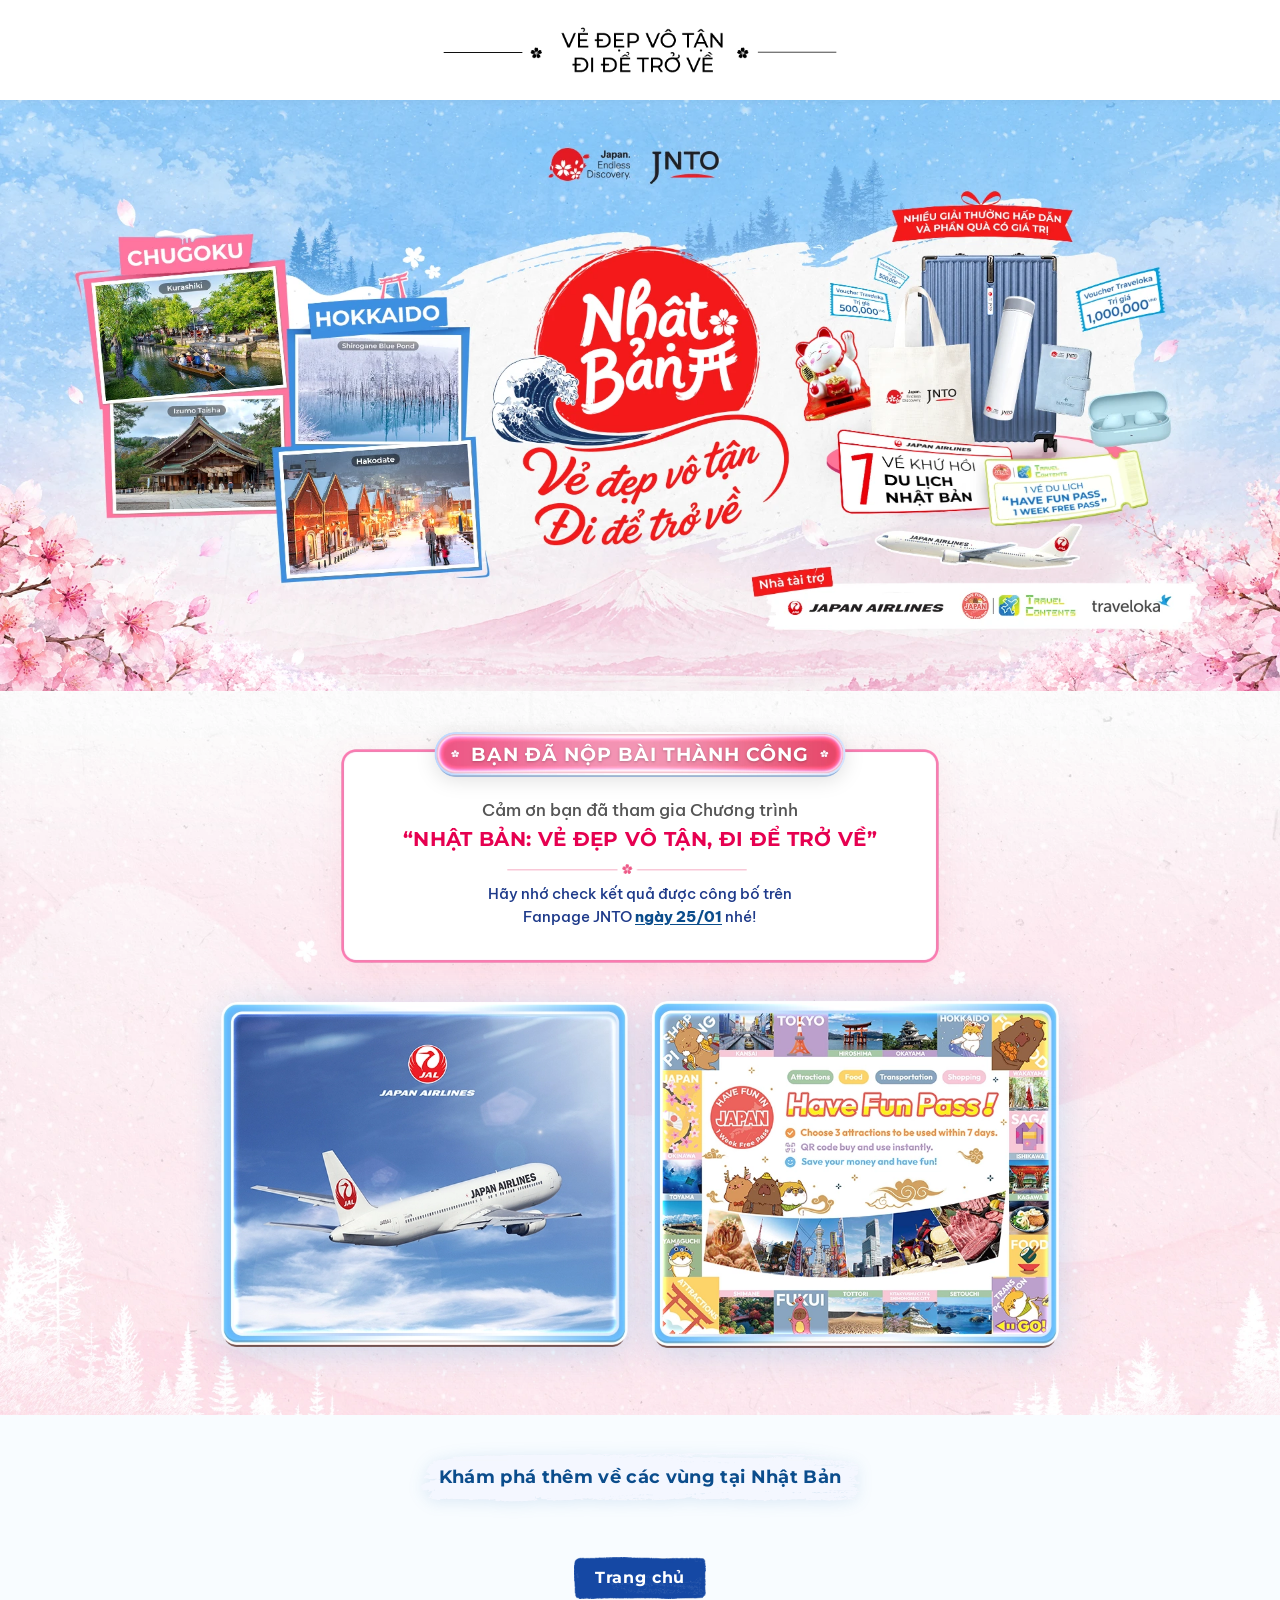
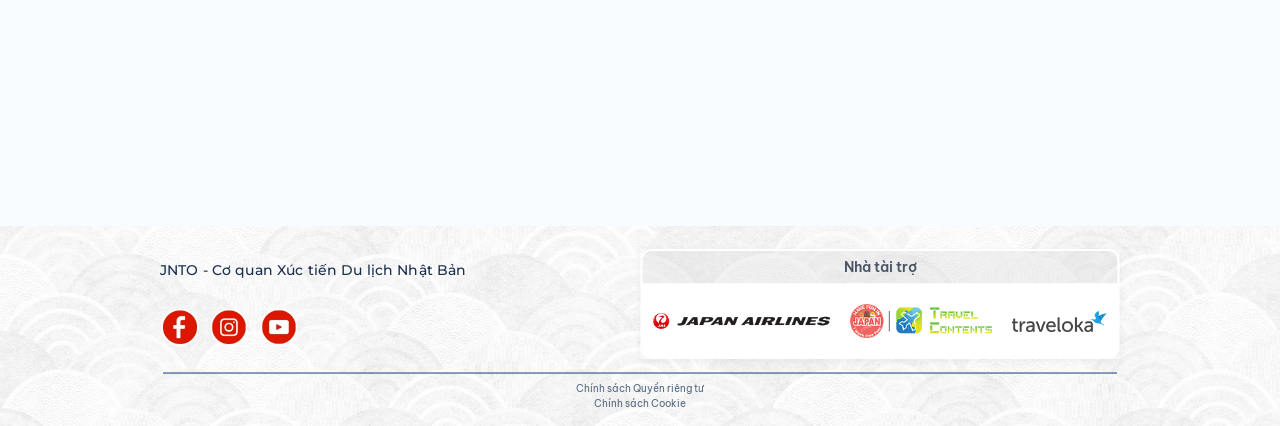
<file: pages/page-6.html>
<!DOCTYPE html>
<html lang="vi">

<head>
  <meta charset="UTF-8">
  <meta name="viewport" content="width=device-width, initial-scale=1.0">
  <title>Nộp bài thành công - Nhật Bản: Vẻ Đẹp Vô Tận, Đi Để Trở Về - JNTO</title>
  <meta name="description"
    content="Chiến dịch Du lịch Nhật Bản - Vẻ đẹp vô tận, Đi để trở về cùng JNTO. Tham gia ngay để có cơ hội nhận 50 phần quà hấp dẫn!">

  <link rel="preconnect" href="https://fonts.googleapis.com">
  <link rel="preconnect" href="https://fonts.gstatic.com" crossorigin>
  <link
    href="https://fonts.googleapis.com/css2?family=Be+Vietnam+Pro:ital,wght@0,400;0,500;0,600;0,700;0,800;1,400;1,500&family=Montserrat:ital,wght@0,500;0,600;0,700;0,800;0,900;1,600&display=swap"
    rel="stylesheet">

  <link rel="icon" href="data:,">
  <link rel="stylesheet" href="../css/style.css">
</head>

<body>
  <div class="campaign-landing-page">
    <header class="site-header">
      <div class="header-container">
        <div class="header-left">
          <a href="../index.html" class="campaign-logo-link" id="site-logo-home"
            title="Nhật Bản - Vẻ đẹp vô tận, Đi để trở về">
            <picture>
              <source media="(max-width: 768px)" srcset="../img/img-mobile/page%201/header/Campaign%20logo.webp">
              <img src="../img/img-desktop/page 1/header/Campaign logo.png" alt="Chiến dịch Du lịch Nhật Bản"
                class="campaign-logo-img">
            </picture>
          </a>
        </div>

        <div class="header-center">
          <picture>
            <source media="(max-width: 768px)"
              srcset="../img/img-mobile/page%201/header/v%E1%BA%BB%20%C4%91%E1%BA%B9p%20v%C3%B4%20t%E1%BA%ADn.webp">
            <img src="../img/img-desktop/page 1/header/vẻ đẹp vô tận.png" alt="Vẻ đẹp vô tận - Đi để trở về"
              class="ve-dep-vo-tan-img">
          </picture>
        </div>

        <div class="header-right">
          <a href="https://www.japan.travel/vi/vn/" target="_blank" rel="noopener noreferrer" class="jed-logo-link"
            title="Japan Endless Discovery">
            <picture>
              <source media="(max-width: 768px)" srcset="../img/img-mobile/page%201/header/JED%20logo.webp">
              <img src="../img/img-desktop/page 1/header/JED logo.png" alt="Japan Endless Discovery"
                class="jed-logo-img">
            </picture>
          </a>
          <a href="https://www.japan.travel/vi/vn/" target="_blank" rel="noopener noreferrer" class="jnto-logo-link"
            title="JNTO - Cơ quan Xúc tiến Du lịch Nhật Bản">
            <picture>
              <source media="(max-width: 768px)" srcset="../img/img-mobile/page%201/header/JNTO%20logo.webp">
              <img src="../img/img-desktop/page 1/header/JNTO logo.png" alt="JNTO" class="jnto-logo-img">
            </picture>
          </a>
        </div>
      </div>
    </header>

    <div>
      <div id="view-page6" class="app-view active">
        <main>
          <section class="hero-section">
            <div class="hero-banner-container">
              <picture>
                <source media="(max-width: 768px)"
                  srcset="../img/img-mobile/page%201/section%201/JNTO-Herobanner-mobile-winter.webp">
                <img src="../img/img-desktop/page 1/section 1/JNTO-Herobanner-winter.webp"
                  alt="Nhật Bản - Vẻ Đẹp Vô Tận, Đi Để Trở Về - Chiến dịch mùa đông JNTO" class="hero-banner-image"
                  loading="eager">
              </picture>
            </div>
          </section>


          <section class="p6-result-section">
            <div class="p6-result-container">
              <div class="p6-board-wrapper">
                <div class="p6-badge-wrapper">
                  <picture>
                    <source media="(max-width: 768px)"
                      srcset="../img/img-mobile/page%206/section%202/box-cauhoikhaosat.webp">
                    <img src="../img/img-desktop/page 6/section 2/box-cauhoikhaosat.webp"
                      alt="Bạn đã nộp bài thành công" class="p6-badge-img">
                  </picture>
                  <span class="p6-badge-title">BẠN ĐÃ NỘP BÀI THÀNH CÔNG</span>
                </div>

                <div class="p6-thankyou-card">
                  <p class="p6-thankyou-sub">Cảm ơn bạn đã tham gia Chương trình</p>
                  <h2 class="p6-thankyou-campaign">“NHẬT BẢN: VẺ ĐẸP VÔ TẬN, ĐI ĐỂ TRỞ VỀ”</h2>

                  <div class="p6-divider-wrapper">
                    <picture>
                      <source media="(max-width: 768px)"
                        srcset="../img/img-mobile/page%206/section%202/line-decor.webp">
                      <img src="../img/img-desktop/page 6/section 2/line-decor.webp" alt="" class="p6-divider-img">
                    </picture>
                  </div>

                  <p class="p6-thankyou-notice">
                    Hãy nhớ check kết quả được công bố trên<br>
                    Fanpage JNTO <span class="p6-highlight-date">ngày 25/01</span> nhé!
                  </p>
                </div>
              </div>


              <div class="p6-banners-row">
                <a href="https://www.jal.co.jp/vn/vi/" target="_blank" rel="noopener noreferrer"
                  class="p6-banner-card p6-banner-jal" title="Japan Airlines">
                  <picture>
                    <source media="(max-width: 768px)" srcset="../img/img-mobile/page%206/section%202/banner-JAL.webp">
                    <img src="../img/img-desktop/page 6/section 2/banner-JAL.webp" alt="Japan Airlines"
                      class="p6-banner-img">
                  </picture>
                </a>

                <a href="https://travel-contents.com/" target="_blank" rel="noopener noreferrer"
                  class="p6-banner-card p6-banner-hfp" title="Have Fun Pass">
                  <picture>
                    <source media="(max-width: 768px)" srcset="../img/img-mobile/page%206/section%202/banner-HFP.webp">
                    <img src="../img/img-desktop/page 6/section 2/banner-HFP.webp" alt="Have Fun Pass"
                      class="p6-banner-img">
                  </picture>
                </a>
              </div>
            </div>
          </section>

          <section class="p6-destinations-section">
            <div class="p6-dest-container">
              <div class="p6-title-wrapper">
                <picture>
                  <source media="(max-width: 768px)" srcset="../img/img-mobile/page%206/section%203/box-title.webp">
                  <img src="../img/img-desktop/page 6/section 3/box-title.webp"
                    alt="Khám phá thêm về các vùng tại Nhật Bản" class="p6-title-img">
                </picture>
                <h2 class="p6-title-text">Khám phá thêm về các vùng tại Nhật Bản</h2>
              </div>

              <div class="p6-region-grid">
                <a href="https://www.japan.travel/vi/vn/destinations/chugoku/" target="_blank" rel="noopener noreferrer"
                  class="p6-region-card" title="Khám phá vùng Chugoku">
                  <picture>
                    <source media="(max-width: 768px)" srcset="../img/img-mobile/page%206/section%203/box-chugoku.webp">
                    <img src="../img/img-desktop/page 6/section 3/box-chugoku.webp" alt="Chugoku" class="p6-region-img">
                  </picture>
                  <span class="p6-region-name">CHUGOKU</span>
                </a>

                <a href="https://www.japan.travel/vi/vn/destinations/kyushu/" target="_blank" rel="noopener noreferrer"
                  class="p6-region-card" title="Khám phá vùng Kyushu">
                  <picture>
                    <source media="(max-width: 768px)" srcset="../img/img-mobile/page%206/section%203/box-kyushu.webp">
                    <img src="../img/img-desktop/page 6/section 3/box-kyushu.webp" alt="Kyushu" class="p6-region-img">
                  </picture>
                  <span class="p6-region-name">KYUSHU</span>
                </a>

                <a href="https://www.japan.travel/vi/vn/destinations/hokkaido/" target="_blank"
                  rel="noopener noreferrer" class="p6-region-card" title="Khám phá vùng Hokkaido">
                  <picture>
                    <source media="(max-width: 768px)"
                      srcset="../img/img-mobile/page%206/section%203/box-hokkaido.webp">
                    <img src="../img/img-desktop/page 6/section 3/box-hokkaido.webp" alt="Hokkaido"
                      class="p6-region-img">
                  </picture>
                  <span class="p6-region-name">HOKKAIDO</span>
                </a>

                <a href="https://www.japan.travel/vi/vn/destinations/tokai/" target="_blank" rel="noopener noreferrer"
                  class="p6-region-card" title="Khám phá vùng Chubu">
                  <picture>
                    <source media="(max-width: 768px)" srcset="../img/img-mobile/page%206/section%203/box-chubu.webp">
                    <img src="../img/img-desktop/page 6/section 3/box-chubu.webp" alt="Chubu" class="p6-region-img">
                  </picture>
                  <span class="p6-region-name">CHUBU</span>
                </a>
              </div>

              <div class="p6-btn-home-wrapper">
                <button type="button" class="p6-btn-home" id="btn-p6-home" title="Trở về Trang chủ">
                  <picture>
                    <source media="(max-width: 768px)"
                      srcset="../img/img-mobile/page%206/section%203/button-trangchu.webp">
                    <img src="../img/img-desktop/page 6/section 3/button-trangchu.webp" alt="Trang chủ"
                      class="p6-btn-home-img">
                  </picture>
                  <span class="p6-btn-home-text">Trang chủ</span>
                </button>
              </div>
            </div>
          </section>
        </main>
      </div>
    </div>

    <footer class="site-footer">
      <div class="footer-main-container">
        <div class="footer-content-wrapper">
          <div class="footer-top-row">
            <div class="footer-col-left">
              <h3 class="footer-org-title">
                JNTO - Cơ quan Xúc tiến Du lịch Nhật Bản
              </h3>

              <div class="footer-social-links">
                <a href="https://www.facebook.com/jntovietnam" target="_blank" rel="noopener noreferrer"
                  class="social-icon-btn" title="Theo dõi JNTO trên Facebook">
                  <picture>
                    <source media="(max-width: 768px)" srcset="../img/img-mobile/page%201/footer/facebook.webp">
                    <img src="../img/img-desktop/page 1/footer/icon-facebook.webp" alt="Facebook"
                      class="social-icon-img">
                  </picture>
                </a>

                <a href="https://www.instagram.com/jnto_vietnam" target="_blank" rel="noopener noreferrer"
                  class="social-icon-btn" title="Theo dõi JNTO trên Instagram">
                  <picture>
                    <source media="(max-width: 768px)" srcset="../img/img-mobile/page%201/footer/instagram.webp">
                    <img src="../img/img-desktop/page 1/footer/icon-instagram.webp" alt="Instagram"
                      class="social-icon-img">
                  </picture>
                </a>

                <a href="https://www.youtube.com/c/JNTOVietnam" target="_blank" rel="noopener noreferrer"
                  class="social-icon-btn" title="Kênh Youtube JNTO">
                  <picture>
                    <source media="(max-width: 768px)" srcset="../img/img-mobile/page%201/footer/youtube.webp">
                    <img src="../img/img-desktop/page 1/footer/icon-youtube.webp" alt="Youtube" class="social-icon-img">
                  </picture>
                </a>
              </div>
            </div>

            <div class="footer-col-right">
              <div class="sponsors-box">
                <div class="sponsors-header-label">Nhà tài trợ</div>
                <div class="sponsors-logos-row">
                  <a href="https://www.jal.co.jp/vn/vi/" target="_blank" rel="noopener noreferrer"
                    class="sponsor-logo-item" title="Japan Airlines">
                    <picture>
                      <source media="(max-width: 768px)" srcset="../img/img-mobile/page%201/footer/Logo%20JAL.png">
                      <img src="../img/img-desktop/page 1/footer/Logo JAL.png" alt="Japan Airlines" class="jal-logo">
                    </picture>
                  </a>

                  <a href="https://travel-contents.com/" target="_blank" rel="noopener noreferrer"
                    class="sponsor-logo-item" title="Travel Contents">
                    <picture>
                      <source media="(max-width: 768px)"
                        srcset="../img/img-mobile/page%201/footer/Logo%20Travel%20Contents.png">
                      <img src="../img/img-desktop/page 1/footer/Logo Travel Contents.png" alt="Travel Contents"
                        class="tc-logo">
                    </picture>
                  </a>

                  <a href="https://www.traveloka.com/vi-vn" target="_blank" rel="noopener noreferrer"
                    class="sponsor-logo-item" title="Traveloka">
                    <picture>
                      <source media="(max-width: 768px)"
                        srcset="../img/img-mobile/page%201/footer/Logo%20Traveloka.png">
                      <img src="../img/img-desktop/page 1/footer/Logo Traveloka.png" alt="Traveloka"
                        class="traveloka-logo">
                    </picture>
                  </a>
                </div>
              </div>
            </div>
          </div>

          <div class="footer-line-wrapper">
            <picture>
              <source media="(max-width: 768px)" srcset="../img/img-mobile/page%201/footer/line.png">
              <img src="../img/img-desktop/page 1/footer/line-xanh.webp" alt="" class="footer-line-img">
            </picture>
          </div>

          <div class="footer-bottom-links">
            <button type="button" class="policy-link-btn" id="btn-open-privacy">
              Chính sách Quyền riêng tư
            </button>
            <button type="button" class="policy-link-btn" id="btn-open-cookie">
              Chính sách Cookie
            </button>
          </div>
        </div>
      </div>
    </footer>

    <div class="modal-backdrop" id="modal-rules">
      <div class="modal-container rules-modal">
        <button type="button" class="modal-close-btn" data-close-modal="modal-rules" aria-label="Đóng">
          ✕
        </button>

        <h3 class="modal-title">Cách Thức Tham Gia Chiến Dịch</h3>
        <p class="modal-subtitle">
          "NHẬT BẢN: VẺ ĐẸP VÔ TẬN, ĐI ĐỂ TRỞ VỀ" - Cơ hội trúng 50 combo quà tặng du lịch Nhật Bản vô cùng hấp dẫn!
        </p>

        <div class="rules-steps-list">
          <div class="rule-step-card">
            <div class="step-badge">Bước 1</div>
            <div class="step-body">
              <h4 class="step-title">Khám phá hành trình Nhật Bản</h4>
              <p class="step-desc">
                Tìm hiểu về hai điểm đến đặc sắc trong chiến dịch mùa đông này: <strong>Hokkaido</strong> với thiên
                đường tuyết trắng rực rỡ và <strong>Chugoku</strong> với những di sản văn hóa, ẩm thực lâu đời cùng
                thiên nhiên hữu tình.
              </p>
            </div>
          </div>

          <div class="rule-step-card">
            <div class="step-badge">Bước 2</div>
            <div class="step-body">
              <h4 class="step-title">Đăng tải bài viết chia sẻ</h4>
              <p class="step-desc">
                Đăng tải hình ảnh, kỷ niệm hoặc cảm nhận/ước mơ về chuyến đi Nhật Bản sắp tới của bạn trên trang cá nhân
                ở chế độ công khai (Facebook, Instagram hoặc TikTok) kèm các hashtag bắt buộc:
              </p>
              <div class="hashtag-box">
                <code>#NhatBan #VeDepVoTan #DiDeTroVe #JNTOVietnam #Hokkaido #Chugoku</code>
              </div>
            </div>
          </div>

          <div class="rule-step-card">
            <div class="step-badge">Bước 3</div>
            <div class="step-body">
              <h4 class="step-title">Gửi link bài dự thi</h4>
              <p class="step-desc">
                Quay lại trang chiến dịch và bấm nút <strong>"THAM GIA NGAY"</strong> để điền thông tin và đính kèm link
                bài đăng của bạn.
              </p>
            </div>
          </div>

          <div class="rule-step-card">
            <div class="step-badge">Bước 4</div>
            <div class="step-body">
              <h4 class="step-title">Chờ đợi công bố kết quả</h4>
              <p class="step-desc">
                Ban tổ chức sẽ chấm điểm và quay số ngẫu nhiên chọn ra <strong>50 người chơi may mắn</strong>. Danh sách
                sẽ được công bố chính thức vào ngày <strong>25/01/2027</strong> trên Fanpage JNTO.
              </p>
            </div>
          </div>
        </div>

        <div class="rules-important-notes">
          <h4 class="notes-heading">📌 Lưu ý quan trọng về giải thưởng:</h4>
          <ul>
            <li>
              Vé máy bay khứ hồi (hạng phổ thông) áp dụng với điểm đến <strong>Hokkaido</strong> do Japan Airlines tài
              trợ.
            </li>
            <li>
              Vé <strong>Have Fun Pass</strong> áp dụng với các dịch vụ trải nghiệm tại Hokkaido và Chugoku.
            </li>
            <li>
              Cả hai loại vé không có giá trị chuyển nhượng, trao đổi hoặc quy đổi thành tiền mặt.
            </li>
            <li>
              Voucher Traveloka áp dụng cho tất cả dịch vụ trên ứng dụng Traveloka đối với điểm đến Nhật Bản.
            </li>
          </ul>
        </div>

        <div class="modal-actions">
          <button type="button" class="modal-action-btn cancel-btn" data-close-modal="modal-rules">
            Đóng
          </button>
          <button type="button" class="modal-action-btn submit-btn" id="btn-rules-to-join">
            Tham gia ngay bây giờ
          </button>
        </div>
      </div>
    </div>

    <div class="modal-backdrop" id="modal-policy">
      <div class="modal-container policy-modal">
        <button type="button" class="modal-close-btn" data-close-modal="modal-policy" aria-label="Đóng">
          ✕
        </button>

        <div id="policy-content-privacy" class="policy-content">
          <h3 class="modal-title">Chính Sách Quyền Riêng Tư</h3>
          <p class="policy-date">Cập nhật: Chiến dịch 2026 - 2027</p>

          <div class="policy-text-body">
            <h4>1. Mục đích thu thập thông tin</h4>
            <p>
              Cơ quan Xúc tiến Du lịch Nhật Bản (JNTO) cam kết bảo vệ quyền riêng tư của người tham gia. Mọi thông tin
              cá nhân (họ tên, số điện thoại, email, liên kết bài viết) chỉ được sử dụng cho mục đích:
            </p>
            <ul>
              <li>Xác nhận tư cách hợp lệ của người tham gia chiến dịch.</li>
              <li>Liên hệ thông báo kết quả và trao giải thưởng khi trúng thưởng.</li>
              <li>Hỗ trợ người trúng giải trong quá trình xuất vé máy bay và sử dụng dịch vụ tài trợ.</li>
            </ul>

            <h4>2. Bảo mật thông tin</h4>
            <p>
              JNTO và các đối tác tài trợ (Japan Airlines, Traveloka, Travel Contents) tuân thủ nghiêm ngặt các quy định
              về bảo vệ dữ liệu cá nhân theo pháp luật hiện hành và không chia sẻ thông tin cho bên thứ ba ngoài phạm vi
              tổ chức chương trình.
            </p>

            <h4>3. Quyền của người tham gia</h4>
            <p>
              Người tham gia có quyền yêu cầu tra cứu, chỉnh sửa hoặc hủy bỏ thông tin cá nhân đã cung cấp bằng cách
              liên hệ với Ban tổ chức qua Fanpage chính thức của JNTO.
            </p>
          </div>
        </div>

        <div id="policy-content-cookie" class="policy-content hidden">
          <h3 class="modal-title">Chính Sách Cookie</h3>
          <p class="policy-date">Cập nhật: Chiến dịch 2026 - 2027</p>

          <div class="policy-text-body">
            <h4>1. Cookie là gì?</h4>
            <p>
              Cookie là các tệp văn bản nhỏ được lưu trữ trên thiết bị của bạn khi truy cập trang web nhằm nâng cao trải
              nghiệm người dùng, ghi nhớ tùy chọn và phân tích lưu lượng truy cập.
            </p>

            <h4>2. Các loại cookie được sử dụng</h4>
            <ul>
              <li><strong>Cookie cần thiết:</strong> Đảm bảo website hoạt động ổn định và người dùng có thể gửi thông
                tin dự thi.</li>
              <li><strong>Cookie phân tích:</strong> Giúp Ban tổ chức hiểu rõ mức độ quan tâm của cộng đồng đối với các
                điểm đến du lịch Nhật Bản để cải thiện nội dung.</li>
            </ul>

            <h4>3. Quản lý cookie</h4>
            <p>
              Bạn có thể tùy chỉnh hoặc tắt cookie bất cứ lúc nào thông qua phần cài đặt trên trình duyệt của bạn.
            </p>
          </div>
        </div>

        <div class="modal-actions">
          <button type="button" class="modal-action-btn primary-btn" data-close-modal="modal-policy">
            Đã hiểu
          </button>
        </div>
      </div>
    </div>

    <div class="modal-backdrop" id="modal-survey-success">
      <div class="modal-container survey-success-modal">
        <button type="button" class="modal-close-btn" data-close-modal="modal-survey-success" aria-label="Đóng">
          ✕
        </button>

        <div class="survey-success-content">
          <div class="survey-success-icon-badge">🌸</div>
          <h3 class="modal-title">NỘP BÀI KHẢO SÁT THÀNH CÔNG!</h3>
          <p class="modal-subtitle">
            Cảm ơn bạn đã hoàn thành bài khảo sát du lịch Nhật Bản cùng JNTO!<br>
            Bạn muốn quay về <strong>Trang Chủ</strong> hay tiếp tục tham gia trả lời phần <strong>Câu Hỏi Kiến
              Thức</strong>?
          </p>

          <div class="survey-choice-buttons">
            <button type="button" class="survey-choice-btn btn-choice-home" id="btn-survey-to-home">
              <span class="choice-btn-icon">🏠</span>
              <div class="choice-btn-text">
                <span class="choice-btn-primary">Trang Chủ</span>
                <span class="choice-btn-desc">Quay về trang chính chiến dịch (Page 1)</span>
              </div>
            </button>

            <button type="button" class="survey-choice-btn btn-choice-quiz" id="btn-survey-to-quiz">
              <span class="choice-btn-icon">⛩️</span>
              <div class="choice-btn-text">
                <span class="choice-btn-primary">Tiếp Tục Câu Hỏi Kiến Thức</span>
                <span class="choice-btn-desc">Trả lời câu hỏi Hokkaido & Chugoku (Page 4)</span>
              </div>
              <span class="choice-btn-arrow">➔</span>
            </button>
          </div>
        </div>
      </div>
      <div class="modal-backdrop" id="modal-fb-success">
        <div class="modal-container survey-success-modal">
          <button type="button" class="modal-close-btn" data-close-modal="modal-fb-success" aria-label="Đóng">
            ✕
          </button>

          <div class="survey-success-content">
            <div class="survey-success-icon-badge">🌸</div>
            <h3 class="modal-title">NỘP BÀI DỰ THI THÀNH CÔNG!</h3>
            <p class="modal-subtitle">
              Cảm ơn bạn đã tham gia và hoàn thành tất cả thử thách trong chiến dịch<br>
              <strong>"NHẬT BẢN: VẺ ĐẸP VÔ TẬN, ĐI ĐỂ TRỞ VỀ"</strong>!<br><br>
              Ban tổ chức sẽ tiến hành chấm điểm và quay số ngẫu nhiên chọn ra <strong>50 người chơi may
                mắn</strong>.<br>
              Danh sách trúng thưởng sẽ được công bố chính thức vào ngày <strong>25/01/2027</strong> trên Fanpage JNTO.
            </p>

            <div class="survey-choice-buttons">
              <button type="button" class="survey-choice-btn btn-choice-home" id="btn-fb-to-home">
                <span class="choice-btn-icon">🏠</span>
                <div class="choice-btn-text">
                  <span class="choice-btn-primary">Về Trang Chủ</span>
                  <span class="choice-btn-desc">Quay về trang chính chiến dịch (Page 1)</span>
                </div>
              </button>
            </div>
          </div>
        </div>
      </div>

      <div id="auth-toast" class="auth-toast hidden" role="status" aria-live="polite">
        <span class="toast-message" id="toast-message">Đăng ký thành công!</span>
      </div>
    </div>

    <script src="../js/main.js"></script>
</body>

</html>
</file>
<file: css/style.css>
@import url('https://fonts.googleapis.com/css2?family=Be+Vietnam+Pro:ital,wght@0,400;0,500;0,600;0,700;0,800;1,400;1,500&family=Montserrat:ital,wght@0,500;0,600;0,700;0,800;0,900;1,600&display=swap');

:root {
  --font-main: 'Be Vietnam Pro', -apple-system, BlinkMacSystemFont, 'Segoe UI', Roboto, sans-serif;
  --font-heading: 'Montserrat', 'Be Vietnam Pro', sans-serif;
  --primary-pink: #e60046;
  --dark-pink: #c81045;
  --text-wine: #7b1d36;
  --primary-blue: #004b9b;
  --light-blue: #e8f4fc;
  --bg-desktop: url('../img/img-desktop/page 1/section 2/BG copy.webp');
  --bg-mobile: url('../img/img-mobile/page 1/section 2/bg.webp');
  --box-desktop: url('../img/img-desktop/page 1/section 2/box.webp');
  --box-mobile: url('../img/img-mobile/page 1/section 2/box.webp');
  --prizes-bg-desktop: url('../img/img-desktop/page 1/section 3/background.webp');
  --prizes-bg-mobile: url('../img/img-mobile/page 1/section 3/background.webp');
  --box-prizes-desktop: url('../img/img-desktop/page 1/section 3/boxgiaithuong.webp');
  --box-prizes-mobile: url('../img/img-mobile/page 1/section 3/box.webp');
  --footer-bg-desktop: url('../img/img-desktop/page 1/footer/bg.webp');
  --footer-bg-mobile: url('../img/img-mobile/page 1/footer/bg.webp');
  --box-taitro-desktop: url('../img/img-desktop/page 1/footer/box-taitro.webp');
  --box-taitro-mobile: url('../img/img-mobile/page 1/footer/box-taitro.webp');
  --auth-bg-register-desktop: url('../img/img-desktop/page 2/Page2.1 - Đăng ký/background.webp');
  --auth-bg-register-mobile: url('../img/img-mobile/page 2/Page2.1 - đăng ký/background.webp');
  --auth-bg-login-desktop: url('../img/img-desktop/page 2/Page2.2 - Đăng nhập/background.webp');
  --auth-bg-login-mobile: url('../img/img-mobile/page 2/Page2.2 - đăng nhập/background.webp');

  --survey-bg-3-1-desktop: url('../img/img-desktop/page 3/Page3.1/bg.webp');
  --survey-bg-3-1-mobile: url('../img/img-mobile/page 3/Page3.1/bg.webp');
  --survey-giay-3-1-desktop: url('../img/img-desktop/page 3/Page3.1/giay.webp');
  --survey-giay-3-1-mobile: url('../img/img-mobile/page 3/Page3.1/giay.webp');

  --survey-bg-3-2a-desktop: url('../img/img-desktop/page 3/Page3.2.a/bg.webp');
  --survey-bg-3-2a-mobile: url('../img/img-mobile/page 3/Page3.2.a/bg.webp');
  --survey-giay-3-2a-desktop: url('../img/img-desktop/page 3/Page3.2.a/giay.webp');
  --survey-giay-3-2a-mobile: url('../img/img-mobile/page 3/Page3.2.a/giay.webp');

  --survey-bg-3-2b-desktop: url('../img/img-desktop/page 3/Page3.2.b/bg.webp');
  --survey-bg-3-2b-mobile: url('../img/img-mobile/page 3/Page3.2.b/bg.webp');
  --survey-giay-3-2b-desktop: url('../img/img-desktop/page 3/Page3.2.b/giay.webp');
  --survey-giay-3-2b-mobile: url('../img/img-mobile/page 3/Page3.2.b/giay.webp');

  --quiz-map-bg-desktop: url('../img/img-desktop/page 4/section 1/map.webp');
  --quiz-map-bg-mobile: url('../img/img-mobile/page 4/section 1/bg-map.webp');
  --quiz-sec2-bg-desktop: url('../img/img-desktop/page 4/section 2/bg.webp');
  --quiz-sec2-bg-mobile: url('../img/img-mobile/page 4/section 2/bg.webp');
  --quiz-paper-desktop: url('../img/img-desktop/page 4/section 2/box-text.webp');
  --quiz-paper-mobile: url('../img/img-mobile/page 4/section 2/box-text.webp');

  --fb-map-bg-desktop: url('../img/img-desktop/page 5/section 1/map.webp');
  --fb-map-bg-mobile: url('../img/img-mobile/page 5/section 1/bg-map.webp');
  --fb-sec2-bg-desktop: url('../img/img-desktop/page 5/section 2/bg.webp');
  --fb-sec2-bg-mobile: url('../img/img-mobile/page 5/section 2/bg.webp');
  --fb-paper-desktop: url('../img/img-desktop/page 5/section 2/box-text.webp');
  --fb-paper-mobile: url('../img/img-mobile/page 5/section 2/box-text.webp');
  --fb-box-cauhoi-desktop: url('../img/img-desktop/page 5/section 2/box-cauhoi.webp');
  --fb-box-cauhoi-mobile: url('../img/img-mobile/page 5/section 2/box-cauhoi.webp');
  --fb-box-hashtag-desktop: url('../img/img-desktop/page 5/section 2/box-hashtag.webp');
  --fb-box-hashtag-mobile: url('../img/img-mobile/page 5/section 2/box-hashtag.webp');
  --fb-box-link-desktop: url('../img/img-desktop/page 5/section 2/box-nhapduonglink.webp');
  --fb-box-link-mobile: url('../img/img-mobile/page 5/section 2/box-nhapduonglink.webp');

  --p6-sec2-bg-desktop: url('../img/img-desktop/page 6/section 2/bg.webp');
  --p6-sec2-bg-mobile: url('../img/img-mobile/page 6/section 2/bg.webp');
  --p6-paper-desktop: url('../img/img-desktop/page 6/section 2/box-text.webp');
  --p6-paper-mobile: url('../img/img-mobile/page 6/section 2/box-text.webp');
  --p6-sec3-bg-desktop: url('../img/img-desktop/page 6/section 3/bg-xanh.webp');
  --p6-sec3-bg-mobile: url('../img/img-mobile/page 6/section 3/bg-xanh.webp');


  --cursor-desktop: url('../img/img-desktop/mouse.webp') 2 0, url('../img/img-desktop/mouse.png') 2 0;
}


@media (min-width: 769px) {

  html,
  body {
    cursor: var(--cursor-desktop), auto;
  }

  a,
  button,
  [role="button"],
  input[type="button"],
  input[type="submit"],
  input[type="reset"],
  label,
  select,
  summary,
  .btn,
  .hero-cta-btn,
  .prize-card,
  .tab-btn,
  .option-card,
  .quiz-region-card,
  .btn-primary,
  .btn-secondary,
  .banner-cta-link,
  .campaign-logo-link,
  .jed-logo-link,
  .jnto-logo-link,
  .auth-tab,
  .modal-close,
  .btn-dang-ky,
  .btn-dang-nhap,
  [style*="cursor: pointer"],
  [style*="cursor:pointer"] {
    cursor: var(--cursor-desktop), pointer !important;
  }

  input[type="text"],
  input[type="tel"],
  input[type="email"],
  input[type="password"],
  input[type="number"],
  textarea {
    cursor: text !important;
  }
}

* {
  box-sizing: border-box;
  margin: 0;
  padding: 0;
}

html,
body {
  width: 100%;
  min-height: 100vh;
  margin: 0;
  padding: 0;
  font-family: var(--font-main);
  background-color: #ffffff;
  color: #333333;
  -webkit-font-smoothing: antialiased;
  -moz-osx-font-smoothing: grayscale;
  overflow-x: hidden;
}

#root {
  width: 100%;
  max-width: 100%;
  margin: 0;
  padding: 0;
  display: flex;
  flex-direction: column;
  min-height: 100vh;
}

button {
  font-family: inherit;
  border: none;
  background: none;
  cursor: pointer;
}

a {
  color: inherit;
  text-decoration: none;
}

img {
  height: auto;
  display: block;
}

.site-header {
  position: sticky;
  top: 0;
  left: 0;
  width: 100%;
  background-color: #ffffff;
  box-shadow: 0 2px 10px rgba(0, 0, 0, 0.05);
  z-index: 100;
  transition: all 0.3s ease;
  height: 150px;
}

.header-container {
  margin: 0px 240px 0px 240px;
  display: flex;
  justify-content: space-between;
  align-items: center;
}

.header-left {
  display: flex;
  align-items: center;
  flex-shrink: 0;
  z-index: 2;
}

.campaign-logo-img {
  height: 97px;
  width: 94px;
  object-fit: contain;
  transition: transform 0.25s ease;
  margin-top: 26px;
}

.campaign-logo-img:hover {
  transform: scale(1.05);
}

.header-center {
  position: absolute;
  left: 50%;
  top: 50%;
  transform: translate(-50%, -50%);
  display: flex;
  justify-content: center;
  align-items: center;
  z-index: 1;
}

.ve-dep-vo-tan-img {
  height: 68px;
  width: 590px;
  object-fit: contain;
}

.header-right {
  display: flex;
  align-items: center;
  gap: 49px;
  flex-shrink: 0;
  z-index: 2;
}

.jed-logo-img {
  height: 52px;
  width: 122px;
  object-fit: contain;
  transition: opacity 0.2s ease;
}

.jnto-logo-img {
  height: 50px;
  width: 103px;
  object-fit: contain;
  transition: opacity 0.2s ease;
}

.jed-logo-img:hover,
.jnto-logo-img:hover {
  opacity: 0.85;
}


.hero-section {
  width: 100%;
  position: relative;
  background-color: #79bede;
  overflow: hidden;
}

.hero-banner-container {
  width: 100%;
  max-width: 1920px;
  margin: 0 auto;
  position: relative;
}

.hero-banner-image {
  width: 100%;
  height: 886px;
  display: block;
}


.info-section {
  width: 100%;
  height: 920px;
  background-image: var(--bg-desktop);
  background-size: cover;
  background-repeat: no-repeat;
  background-color: #fcebee;
  background-position: center -30px;
  padding: 0px 20px 56px;
  position: relative;
}

.info-content-wrapper {
  max-width: 1200px;
  margin: 0 auto;
  display: flex;
  flex-direction: column;
  align-items: center;
}


.info-intro-block {
  text-align: center;
  max-width: 647px;
  margin: 92px 0 75px 0;
  display: flex;
  flex-direction: column;
  align-items: center;
}

.info-decor-flower {
  display: flex;
  justify-content: center;
  margin: 8px 0;
  width: 100%;
}

.intro-flower-icon {
  width: 24px;
  height: 22px;
  object-fit: contain;
}

.info-intro-paragraph {
  font-family: var(--font-main);
  font-size: 21.5px;
  line-height: 1.6;
  color: #b32049;
  font-weight: 500;
  padding: 4px 10px;
}

.campaign-highlight {
  font-weight: 700;
  color: #c81045;
}


.info-main-card {
  width: 1440px;
  height: 396px;
  position: relative;
  background-image: var(--box-desktop);
  background-size: 100% 100%;
  background-repeat: no-repeat;
  background-position: center;
  border-radius: 28px;
  padding: 43px 104px 56px 104px;
  box-sizing: border-box;
}

.info-card-inner {
  display: flex;
  align-items: flex-end;
  justify-content: space-between;
  justify-items: center;
}

.info-col {
  position: relative;
  display: flex;
  flex-direction: column;
  align-items: center;
}


.info-tag-wrapper {
  position: relative;
  display: inline-flex;
  justify-content: center;
  align-items: center;
  margin-bottom: -25px;
  z-index: 5;
  transition: transform 0.25s ease;
}

.info-tag-wrapper:hover {
  transform: translateY(-5px);
}

.tag-time .tag-bg-img {
  width: 195px;
  height: 52px;

}

.tag-participants .tag-bg-img {
  width: 346px;
  height: 52px;
}

.tag-text {
  position: absolute;
  top: 48%;
  left: 50%;
  transform: translate(-50%, -50%);
  color: #ffffff;
  font-family: var(--font-heading);
  font-weight: 800;
  font-size: 15px;
  letter-spacing: 0.8px;
  text-transform: uppercase;
  white-space: nowrap;
  text-shadow: 0 1px 3px rgba(140, 0, 40, 0.4);
}


.info-box-panel {
  position: relative;
  width: 546px;
  height: 270px;
  min-height: 220px;
  background-color: transparent;
  border-radius: 0;
  flex-direction: column;
  justify-content: center;
  align-items: center;
  box-sizing: border-box;
}

.box-panel-bg {
  position: absolute;
  top: 0;
  left: 0;
  width: 100%;
  height: 100%;
  z-index: 1;
  pointer-events: none;
}

.box-panel-bg-img {
  width: 100%;
  height: 100%;
  object-fit: fill;
  display: block;
}

.box-panel-content {
  position: relative;
  z-index: 2;
  width: 100%;
  width: 498px;
  height: 167px;
}

.box-panel-time {
  display: flex;
  justify-content: center;
  align-items: center;
}

.box-panel-time .box-panel-content {
  text-align: center;
}

.time-date-range {
  font-family: var(--font-heading);
  font-weight: 800;
  font-size: 32px;
  color: #e50043;
  letter-spacing: 0.5px;
  margin-top: 0px;
  margin-bottom: 20px;
  width: 100%;
}

.time-result-label {
  font-family: var(--font-main);
  font-size: 25px;
  font-weight: 300;
  color: #c81045;
  margin-bottom: 3px;
}

.time-result-date {
  font-family: var(--font-heading);
  font-weight: 700;
  font-size: 32px;
  color: #e50043;
  margin-bottom: 12px;
}

.time-note {
  font-family: var(--font-main);
  font-size: 16px;
  font-style: italic;
  color: #8f2640;
  line-height: 1.4;
  margin-top: 25px;
}

.box-panel-participants .box-panel-content {
  text-align: left;
}

.participants-list {
  list-style: none;
  padding: 0;
  margin-top: 60px;
  margin-left: 30px;
  display: flex;
  flex-direction: column;
  gap: 10px;
}

.participant-item {
  display: flex;
  align-items: flex-start;
  gap: 24px;
  font-family: var(--font-main);
  font-size: 21.5px;
  color: #b32049;
  font-weight: 500;
}

.participant-item span {
  display: block;
  max-width: 430px;
}

.br-desktop {
  display: inline;
}

.bullet-icon {
  width: 14px;
  height: 14px;
  margin-top: 6px;
  flex-shrink: 0;
}


.prizes-section {
  width: 100%;
  height: 1598px;
  background-image: var(--prizes-bg-desktop);
  background-size: cover;
  background-repeat: no-repeat;
  background-position: center -38px;
  padding: 50px 20px 60px;
  position: relative;
  margin-top: -10px;
}

.boundary-cta-wrapper {
  position: absolute;
  top: -1.3%;
  left: 50%;
  transform: translate(-50%, -50%);
  z-index: 30;
  display: flex;
  justify-content: center;
  align-items: center;
  width: 100%;
  pointer-events: none;
}

.boundary-cta-wrapper .btn-tham-gia-ngay {
  pointer-events: auto;
}

.prizes-content-wrapper {
  max-width: 1300px;
  margin: 0 auto;
  display: flex;
  flex-direction: column;
  align-items: center;
  width: 100%;
}


.cta-secondary-container {
  display: flex;
  justify-content: center;
  align-items: center;
  width: 100%;
}

.cta-btn {
  position: relative;
  display: inline-flex;
  justify-content: center;
  align-items: center;
  cursor: pointer;
  transition: all 0.28s cubic-bezier(0.175, 0.885, 0.32, 1.275);
  background: transparent;
  border: none;
  padding: 0;
}


.btn-tham-gia-ngay {
  width: 360px;
  max-width: 92%;
}

.btn-tham-gia-ngay:hover {
  transform: translateY(-4px) scale(1.02);
  filter: drop-shadow(0 10px 20px rgba(0, 60, 160, 0.4));
}

.btn-tham-gia-ngay:active {
  transform: translateY(-1px) scale(0.99);
}

.btn-bg-img {
  width: 730px;
  height: 110px;
  display: block;
}

.tham-gia-text {
  position: absolute;
  top: 54%;
  left: 50%;
  transform: translate(-50%, -50%);
  color: #ffffff;
  font-family: var(--font-heading);
  font-weight: 700;
  font-size: 48px;
  letter-spacing: 1.2px;
  text-transform: uppercase;
  text-shadow: 0 2px 5px rgba(0, 30, 80, 0.7);
  white-space: nowrap;
}


.btn-cach-thuc-tham-gia {
  width: 730px;
  max-width: 95%;
  position: relative;
  display: inline-flex;
  justify-content: center;
  align-items: center;
}

.btn-cach-thuc-tham-gia .btn-bg-img {
  width: 100%;
  height: auto;
  display: block;
}

.btn-cach-thuc-tham-gia:hover {
  transform: translateY(-3px) scale(1.015);
  filter: drop-shadow(0 8px 18px rgba(0, 70, 160, 0.22));
}

.btn-cach-thuc-tham-gia:active {
  transform: translateY(0) scale(0.99);
}

.btn-text-content {
  position: absolute;
  top: 50%;
  left: 50%;
  transform: translate(-50%, -50%);
  display: flex;
  flex-direction: column;
  align-items: center;
  justify-content: center;
  gap: 10px;
  width: 80%;
  pointer-events: none;
}

.cach-thuc-title {
  font-family: var(--font-heading);
  font-weight: 700;
  font-size: 46px;
  line-height: 1.1;
  color: #0b438b;
  letter-spacing: 0.8px;
  text-transform: uppercase;
  white-space: nowrap;
}

.cach-thuc-sub {
  font-family: var(--font-main);
  font-size: 38px;
  font-weight: 400;
  line-height: 1.1;
  color: #0b438b;
  white-space: nowrap;
}

.highlight-link {
  color: #e50043;
  text-decoration: underline;
  text-underline-offset: 10px;
  text-decoration-thickness: 2px;
}


.prizes-main-card {
  width: 100%;
  max-width: 1265px;
  height: 1340px;
  position: relative;
  background-image: var(--box-prizes-desktop);
  background-size: 95% 100%;
  background-repeat: no-repeat;
  background-position: center -80px;
  filter: drop-shadow(0 12px 30px rgba(80, 140, 190, 0.22));

}


.prizes-title-badge-wrapper {
  position: absolute;
  top: 105px;
  left: 50%;
  transform: translateX(-50%);
  width: 520px;
  height: 128px;
  max-width: 90%;
  display: flex;
  justify-content: center;
  align-items: center;
  z-index: 10;
  transition: transform 0.25s ease;
  left: calc(50% + 35px);
}

.prizes-title-badge-wrapper:hover {
  transform: translateX(-50%) translateY(-2px);
}

.title-box-img {
  width: 520px;
  height: 163px;
  display: block;
}

.title-badge-text {
  position: absolute;
  top: 54%;
  left: 50%;
  transform: translate(-50%, -50%);
  display: flex;
  flex-direction: column;
  align-items: center;
  gap: 3px;
  width: 90%;
}

.title-line-1 {
  font-family: var(--font-heading);
  font-weight: 700;
  font-size: 38px;
  color: #ffffff;
  letter-spacing: 0.8px;
  text-transform: uppercase;
  text-shadow: 0 2px 4px rgba(150, 0, 50, 0.4);
  white-space: nowrap;
}

.title-line-2 {
  font-family: var(--font-heading);
  font-weight: 500;
  font-size: 30px;
  color: #ffffff;
  letter-spacing: 0.6px;
  text-transform: uppercase;
  text-shadow: 0 1px 3px rgba(150, 0, 50, 0.4);
  white-space: nowrap;
}

.prizes-card-inner {
  width: 100%;
  background: transparent;
  padding: 242px 25px 40px 60px;
  display: flex;
  flex-direction: column;
  align-items: center;
  box-sizing: border-box;
}

.prizes-trees-spacer {
  height: 20px;
}

.prize-items-grid {
  display: grid;
  grid-template-columns: 1fr 1fr;
  gap: 10px;
  align-items: flex-start;
}

.prize-card-col {
  display: flex;
  justify-content: center;
  align-items: flex-start;
}

.prize-showcase-img {
  width: 586px;
  height: 802px;
  max-width: 100%;
  object-fit: fill;
  display: block;
  transition: transform 0.3s ease, filter 0.3s ease;
}

.prize-showcase-img:hover {
  transform: translateY(-4px);
  filter: drop-shadow(0 8px 16px rgba(0, 0, 0, 0.08));
}

.prizes-separator-line {
  width: 100%;
  display: flex;
  justify-content: center;
  margin: 32px 0 15px;
}

.line-xanh-img {
  width: 100%;
  max-width: 960px;
  height: auto;
  display: block;
}

.prizes-footnotes {
  width: 100%;
  max-width: 960px;
  text-align: left;
  display: flex;
  flex-direction: column;
  gap: 6px;
  padding: 0 6px;
  box-sizing: border-box;
}

.footnote-p {
  font-family: var(--font-main);
  font-size: 16px;
  line-height: 1.6;
  color: #1a4b82;
  font-style: normal;
  font-weight: 300;
  text-align: left;
}

.br-mobile {
  display: none;
}


.site-footer {
  width: 100%;
  background-color: #ffffff;
  position: relative;
}

.footer-line-wrapper,
.footer-top-line-wrapper {
  width: 100%;
  overflow: hidden;
  display: flex;
  justify-content: center;
  margin: 20px 0 6px;
}

.footer-line-img {
  width: 100%;
  max-width: 1440px;
  height: 2px;
  display: block;
}

.footer-main-container {
  width: 100%;
  background-image: var(--footer-bg-desktop);
  background-size: cover;
  background-position: center;
  background-repeat: no-repeat;
  padding: 34px 240px 0;
  box-sizing: border-box;
}

.footer-content-wrapper {
  max-width: 1440px;
  margin: 0 auto;
  display: flex;
  flex-direction: column;
  width: 100%;
}

.footer-top-row {
  display: flex;
  justify-content: space-between;
  align-items: center;
  gap: 190px;
}

.footer-col-left {
  display: flex;
  flex-direction: column;
  gap: 42px;
  width: fit-content;
  flex-shrink: 0;
}

.footer-org-title {
  font-family: var(--font-heading);
  font-weight: 500;
  font-size: 21px;
  color: #1a2f4c;
  letter-spacing: 0.2px;
}

.footer-social-links {
  display: flex;
  align-items: center;
  gap: 14px;
}

.social-icon-btn {
  display: inline-flex;
  transition: transform 0.22s ease, filter 0.22s ease;
}

.social-icon-btn:hover {
  transform: translateY(-3px) scale(1.12);
  filter: drop-shadow(0 4px 8px rgba(220, 20, 60, 0.3));
}

.social-icon-img {
  width: 60px;
  height: 60px;
  object-fit: contain;
}

.footer-col-right {
  display: flex;
  justify-content: flex-end;
  width: 720px;
  flex-shrink: 0;
}

.sponsors-box {
  width: 720px;
  height: 165px;
  box-sizing: border-box;
  background-image: var(--box-taitro-desktop);
  background-size: 100% 100%;
  background-repeat: no-repeat;
  background-position: center;
  background-color: transparent;
  padding: 10px 0px 0px 0px;
  display: flex;
  flex-direction: column;
  align-items: center;
  justify-content: space-between;
  box-shadow: 0 4px 12px rgba(0, 0, 0, 0.05);
}

.sponsors-header-label {
  font-family: var(--font-main);
  font-size: 21px;
  font-weight: 600;
  color: #4a5568;
  margin-top: 4px;
}

.sponsors-logos-row {
  width: 100%;
  flex: 1;
  display: flex;
  align-items: center;
  justify-content: space-between;
  gap: 24px;
  padding: 10px 20px 0px 20px;
}

.sponsor-logo-item {
  display: inline-flex;
  align-items: center;
  justify-content: center;
  transition: transform 0.2s ease, opacity 0.2s ease;
}

.sponsor-logo-item:hover {
  transform: scale(1.05);
  opacity: 0.88;
}

.jal-logo {
  height: auto;
  width: 265px;
}

.tc-logo {
  height: auto;
  width: 212px;
}

.traveloka-logo {
  height: auto;
  width: 142px;
}


.footer-bottom-links {
  display: flex;
  flex-direction: column;
  justify-content: center;
  align-items: center;
  gap: 4px;
  padding-top: 6px;
  padding-bottom: 24px;
}

.policy-link-btn {
  font-family: var(--font-main);
  font-size: 15px;
  color: #556980;
  cursor: pointer;
  background: none;
  border: none;
  transition: color 0.2s ease;
}

.policy-link-btn:hover {
  color: #c81045;
  text-decoration: underline;
}



.modal-backdrop {
  position: fixed;
  top: 0;
  left: 0;
  right: 0;
  bottom: 0;
  background: rgba(10, 20, 35, 0.65);
  backdrop-filter: blur(5px);
  z-index: 1000;
  display: none;
  justify-content: center;
  align-items: center;
  padding: 20px;
  animation: fadeIn 0.25s ease-out;
}

.modal-container {
  background: #ffffff;
  border-radius: 24px;
  box-shadow: 0 20px 50px rgba(0, 0, 0, 0.25);
  position: relative;
  max-height: 90vh;
  overflow-y: auto;
  padding: 32px 36px;
  width: 100%;
  animation: scaleIn 0.25s ease-out;
}

.participation-modal {
  max-width: 620px;
}

.rules-modal {
  max-width: 720px;
}

.policy-modal {
  max-width: 640px;
}

.modal-close-btn {
  position: absolute;
  top: 18px;
  right: 20px;
  width: 36px;
  height: 36px;
  border-radius: 50%;
  background: #f1f5f9;
  color: #475569;
  font-size: 16px;
  display: flex;
  align-items: center;
  justify-content: center;
  cursor: pointer;
  transition: all 0.2s ease;
}

.modal-close-btn:hover {
  background: #e2e8f0;
  color: #0f172a;
  transform: rotate(90deg);
}

.modal-title {
  font-family: var(--font-heading);
  font-weight: 800;
  font-size: 24px;
  color: #c81045;
  margin-bottom: 8px;
  text-align: center;
}

.modal-subtitle {
  font-family: var(--font-main);
  font-size: 14.5px;
  color: #556980;
  text-align: center;
  margin-bottom: 24px;
  line-height: 1.5;
}


.modal-form {
  display: flex;
  flex-direction: column;
  gap: 16px;
}

.form-group {
  display: flex;
  flex-direction: column;
  gap: 6px;
  text-align: left;
}

.form-group label {
  font-family: var(--font-main);
  font-size: 13.5px;
  font-weight: 600;
  color: #1e293b;
}

.form-group .req {
  color: #e50043;
}

.form-group input[type="text"],
.form-group input[type="tel"],
.form-group input[type="email"],
.form-group input[type="url"],
.form-group textarea {
  font-family: var(--font-main);
  font-size: 14px;
  padding: 10px 14px;
  border: 1.5px solid #cbd5e1;
  border-radius: 10px;
  outline: none;
  transition: border-color 0.2s ease, box-shadow 0.2s ease;
}

.form-group input:focus,
.form-group textarea:focus {
  border-color: #004b9b;
  box-shadow: 0 0 0 3px rgba(0, 75, 155, 0.15);
}

.form-row {
  display: grid;
  grid-template-columns: 1fr 1fr;
  gap: 16px;
}

.radio-group {
  display: flex;
  flex-direction: column;
  gap: 8px;
  background: #f8fafc;
  padding: 12px;
  border-radius: 10px;
  border: 1px solid #e2e8f0;
}

.radio-label,
.checkbox-label {
  display: flex;
  align-items: center;
  gap: 8px;
  font-size: 13.5px;
  color: #334155;
  cursor: pointer;
}

.checkbox-group {
  margin-top: 4px;
}

.text-highlight {
  color: #c81045;
  font-weight: 600;
}

.modal-actions {
  display: flex;
  justify-content: flex-end;
  gap: 12px;
  margin-top: 16px;
}

.modal-action-btn {
  padding: 11px 22px;
  border-radius: 10px;
  font-family: var(--font-heading);
  font-weight: 700;
  font-size: 14.5px;
  cursor: pointer;
  transition: all 0.2s ease;
}

.cancel-btn {
  background: #f1f5f9;
  color: #475569;
}

.cancel-btn:hover {
  background: #e2e8f0;
}

.submit-btn,
.primary-btn {
  background: #004b9b;
  color: #ffffff;
  box-shadow: 0 4px 12px rgba(0, 75, 155, 0.25);
}

.submit-btn:hover,
.primary-btn:hover {
  background: #003773;
  transform: translateY(-1px);
}

.modal-success-state {
  display: flex;
  flex-direction: column;
  align-items: center;
  text-align: center;
  padding: 20px 10px;
}

.success-icon {
  font-size: 52px;
  margin-bottom: 12px;
}

.success-title {
  color: #16a34a;
}

.success-message {
  font-size: 16px;
  line-height: 1.6;
  color: #1e293b;
  margin-bottom: 8px;
}

.success-sub {
  font-size: 14px;
  line-height: 1.6;
  color: #64748b;
  margin-bottom: 24px;
}


.rules-steps-list {
  display: flex;
  flex-direction: column;
  gap: 14px;
  margin-bottom: 20px;
}

.rule-step-card {
  display: flex;
  align-items: flex-start;
  gap: 14px;
  background: #f8fafc;
  padding: 14px 18px;
  border-radius: 12px;
  border-left: 4px solid #004b9b;
}

.step-badge {
  background: #004b9b;
  color: #ffffff;
  font-family: var(--font-heading);
  font-weight: 800;
  font-size: 12px;
  padding: 4px 10px;
  border-radius: 20px;
  white-space: nowrap;
  flex-shrink: 0;
}

.step-body {
  text-align: left;
}

.step-title {
  font-family: var(--font-heading);
  font-weight: 700;
  font-size: 15px;
  color: #0f172a;
  margin-bottom: 4px;
}

.step-desc {
  font-family: var(--font-main);
  font-size: 13.5px;
  line-height: 1.5;
  color: #475569;
}

.hashtag-box {
  background: #e2e8f0;
  padding: 6px 10px;
  border-radius: 6px;
  margin-top: 6px;
  display: inline-block;
}

.hashtag-box code {
  color: #c81045;
  font-weight: 600;
  font-size: 12.5px;
}

.rules-important-notes {
  background: #fff1f2;
  border: 1px solid #fecdd3;
  border-radius: 12px;
  padding: 16px 20px;
  text-align: left;
  margin-bottom: 20px;
}

.notes-heading {
  font-family: var(--font-heading);
  font-size: 14px;
  font-weight: 700;
  color: #9f1239;
  margin-bottom: 8px;
}

.rules-important-notes ul {
  padding-left: 20px;
  margin: 0;
  font-size: 13px;
  line-height: 1.55;
  color: #881337;
}


.policy-date {
  text-align: center;
  font-size: 13px;
  color: #64748b;
  margin-bottom: 16px;
}

.policy-text-body {
  text-align: left;
  display: flex;
  flex-direction: column;
  gap: 12px;
  font-size: 14px;
  line-height: 1.6;
  color: #334155;
}

.policy-text-body h4 {
  font-family: var(--font-heading);
  font-size: 15px;
  color: #0f172a;
  margin-top: 8px;
}

.policy-text-body ul {
  padding-left: 20px;
}

@keyframes fadeIn {
  from {
    opacity: 0;
  }

  to {
    opacity: 1;
  }
}

@keyframes scaleIn {
  from {
    opacity: 0;
    transform: scale(0.95);
  }

  to {
    opacity: 1;
    transform: scale(1);
  }
}




@media (max-width: 768px) {

  .site-header {
    background-color: #ffffff;
    height: auto;
    position: sticky;
    top: 0;
    left: 0;
    width: 100%;
    z-index: 100;
  }

  .site-footer {
    overflow: hidden;
  }

  .header-container {
    height: calc(100vw * 125 / 1080);
    position: relative;
    padding: 0 calc(100vw * 50 / 1080);
    margin: 0;
    display: flex;
    justify-content: space-between;
    align-items: center;
    box-sizing: border-box;
  }

  .header-left {
    display: flex;
    align-items: center;
    z-index: 2;
  }

  .campaign-logo-link {
    display: flex;
    align-items: center;
  }

  .campaign-logo-img {
    width: calc(100vw * 71 / 1080);
    height: calc(100vw * 72 / 1080);
    object-fit: contain;
    margin-top: 0;
    display: block;
  }

  .header-center {
    position: absolute;
    left: 50%;
    top: 50%;
    transform: translate(-50%, -50%);
    display: flex;
    justify-content: center;
    align-items: center;
    z-index: 1;
    pointer-events: none;
  }

  .ve-dep-vo-tan-img {
    width: calc(100vw * 296 / 1080);
    height: calc(100vw * 64 / 1080);
    max-width: none;
    max-height: none;
    object-fit: contain;
    display: block;
  }

  .header-right {
    display: flex;
    align-items: center;
    gap: calc(100vw * 15 / 1080);
    z-index: 2;
  }

  .jed-logo-link,
  .jnto-logo-link {
    display: flex;
    align-items: center;
  }

  .jed-logo-img {
    width: calc(100vw * 106 / 1080);
    height: calc(100vw * 43 / 1080);
    object-fit: contain;
    display: block;
  }

  .jnto-logo-img {
    width: calc(100vw * 89 / 1080);
    height: calc(100vw * 43 / 1080);
    object-fit: contain;
    display: block;
  }

  .hero-section {
    width: 100%;
    position: relative;
    overflow: hidden;
  }

  .hero-banner-container {
    width: 100%;
    max-width: 100%;
    margin: 0 auto;
    position: relative;
  }

  .hero-banner-image {
    width: 100%;
    height: auto;
    aspect-ratio: 1080 / 1920;
    display: block;
    object-fit: cover;
  }

  .btn-bg-img {
    width: 100%;
    height: auto;
  }

  .info-section {
    background-image: var(--bg-mobile);
    background-position: center -10px;
    background-size: cover;
    background-repeat: no-repeat;
    background-color: #fcebee;
    height: auto;
    padding: 30px 14px 65px;
  }

  .info-intro-block {
    margin-bottom: 20px;
    margin-top: 0;
  }

  .info-intro-paragraph {
    font-size: clamp(11px, 2.4vw, 15px);
    line-height: 1.6;
    padding: 2px 6px;
    max-width: 580px;
    margin: 0 auto;
  }

  .info-decor-flower {
    margin: 6px 0;
  }

  .intro-flower-icon {
    width: 50%;
    height: auto;
    object-fit: contain;
    display: inline-block;
  }

  .info-main-card {
    background-image: var(--box-mobile);
    background-size: 100% 100%;
    background-repeat: no-repeat;
    background-position: center;
    width: 92%;
    max-width: 440px;
    min-height: 380px;
    margin: 0 auto;
    padding: 30px 16px 38px;
    border-radius: 20px;
    box-sizing: border-box;
    display: flex;
    flex-direction: column;
    align-items: center;
    justify-content: center;
  }

  .info-card-inner {
    display: flex;
    flex-direction: column;
    align-items: center;
    gap: 20px;
    width: 100%;
  }

  .info-col {
    width: 100%;
    display: flex;
    flex-direction: column;
    align-items: center;
  }


  .info-tag-wrapper {
    margin-bottom: -12px;
    position: relative;
    z-index: 2;
  }

  .tag-time .tag-bg-img {
    width: clamp(110px, 26vw, 140px);
    height: auto;
  }

  .tag-participants .tag-bg-img {
    width: clamp(130px, 32vw, 170px);
    height: auto;
  }

  .tag-text {
    font-size: clamp(7.5px, 1.8vw, 10px);
    letter-spacing: 0.5px;
  }

  .info-box-panel {
    position: relative;
    width: 100%;
    max-width: 350px;
    height: 142px;
    min-height: unset;
    padding: 0;
    border-radius: 0;
    background-color: transparent;
    box-sizing: border-box;
    display: flex;
    flex-direction: column;
    align-items: center;
    justify-content: center;
  }

  .box-panel-bg {
    position: absolute;
    top: 0;
    left: 0;
    width: 100%;
    height: 100%;
    z-index: 1;
    pointer-events: none;
  }

  .box-panel-bg-img {
    width: 100%;
    height: 100%;
    object-fit: fill;
    display: block;
  }

  .box-panel-time .box-panel-content {
    position: relative;
    z-index: 2;
    width: 100%;
    height: 100%;
    padding: 14px 12px 10px;
    box-sizing: border-box;
    display: flex;
    flex-direction: column;
    justify-content: space-between;
    align-items: center;
    text-align: center;
  }

  .time-date-range {
    font-size: clamp(13px, 3.2vw, 16.5px);
    font-family: var(--font-heading);
    font-weight: 800;
    color: #e50043;
    letter-spacing: 0.5px;
    margin: 0;
    line-height: 1.1;
    transform: translateY(10px);
  }

  .time-result-label {
    font-size: clamp(8.5px, 2.1vw, 11px);
    font-family: var(--font-main);
    font-weight: 400;
    color: #c81045;
    margin: 0;
    line-height: 1.1;
    transform: translateY(12px);
  }

  .time-result-date {
    font-size: clamp(14px, 3.4vw, 18px);
    font-family: var(--font-heading);
    font-weight: 700;
    color: #e50043;
    margin: 0;
    line-height: 1.15;
    transform: translateY(5px);
  }

  .time-note {
    font-size: clamp(6.5px, 1.7vw, 9px);
    font-family: var(--font-main);
    font-style: italic;
    color: #8f2640;
    line-height: 1.3;
    margin: 0;
    transform: none;
  }

  .box-panel-participants .box-panel-content {
    position: relative;
    z-index: 2;
    width: 100%;
    height: 100%;
    padding: 14px 18px 12px;
    box-sizing: border-box;
    display: flex;
    align-items: center;
  }

  .participants-list {
    list-style: none;
    margin: 0;
    padding: 0;
    gap: 8px;
    display: flex;
    flex-direction: column;
    justify-content: center;
    width: 100%;
  }

  .participant-item {
    display: flex;
    align-items: flex-start;
    gap: 8px;
    font-family: var(--font-main);
    font-size: clamp(8px, 1.9vw, 10.5px);
    line-height: 1.45;
    color: #b32049;
    font-weight: 500;
  }

  .participant-item span {
    max-width: 100%;
    width: 100%;
    display: inline;
  }

  .bullet-icon {
    width: 6px;
    height: 6px;
    margin-top: 3px;
    flex-shrink: 0;
  }

  .br-desktop {
    display: none !important;
  }

  .prizes-section {
    background-image: var(--prizes-bg-mobile);
    height: auto;
    padding: 0 10px 40px;
    margin-top: -13px;
    position: relative;

    background-size: 100% 100%;
    background-position: center -15px;
    padding: 0 10px 20px;

  }

  .boundary-cta-wrapper {
    position: absolute;
    top: -5px;
    left: 50%;
    transform: translate(-50%, -50%);
    z-index: 30;
    display: flex;
    justify-content: center;
    align-items: center;
    width: 100%;
    pointer-events: none;
  }

  .btn-tham-gia-ngay {
    width: 240px;
    max-width: 95%;
  }

  .tham-gia-text {
    font-size: 15px;
    letter-spacing: 0.8px;
  }

  .cta-secondary-container {
    display: flex;
    justify-content: center;
    align-items: center;
    width: 100%;
  }

  .btn-cach-thuc-tham-gia {
    width: 240px;
    max-width: 95%;
    margin-top: 25px;
  }

  .btn-cach-thuc-tham-gia .btn-text-content {
    gap: 3px;
  }

  .cach-thuc-title {
    font-size: 15px;
    font-weight: 700;
  }

  .cach-thuc-sub {
    font-size: 10.5px;
  }

  .highlight-link {
    color: #e50043;
    text-decoration: underline;
    text-underline-offset: 4px;
    text-decoration-thickness: 1px;
  }


  .prizes-main-card {
    background-image: var(--box-prizes-mobile);
    background-size: 100% 100%;
    background-repeat: no-repeat;
    background-position: center -35px;
    max-width: 360px;
    width: calc(100% - 16px);
    height: auto;
    margin: 0 auto;
    position: relative;
    min-height: unset;
    filter: drop-shadow(0 8px 20px rgba(80, 140, 190, 0.2));

  }

  .prizes-title-badge-wrapper {
    position: absolute;
    top: 16px;
    left: 50%;
    transform: translateX(-50%);
    width: 186px;
    height: 70px;
    max-width: 85%;
    display: flex;
    justify-content: center;
    align-items: center;
    z-index: 10;
  }

  .title-box-img {
    width: 190px;
    height: 70px;
    display: block;
    object-fit: contain;
  }

  .title-badge-text {
    position: absolute;
    top: 54%;
    left: 50%;
    transform: translate(-50%, -50%);
    display: flex;
    flex-direction: column;
    align-items: center;
    gap: 2px;
    width: 90%;
  }

  .title-line-1 {
    font-size: 13.5px;
    font-weight: 700;
    letter-spacing: 0.5px;
    white-space: nowrap;
  }

  .title-line-2 {
    font-size: 10px;
    font-weight: 500;
    letter-spacing: 0.4px;
    white-space: nowrap;
  }

  .prizes-card-inner {
    background: transparent;
    padding: 110px 12px 55px;
    display: flex;
    flex-direction: column;
    align-items: center;
    box-sizing: border-box;
    width: 100%;
    margin-bottom: -47px;
  }

  .prize-items-grid {
    display: flex;
    flex-direction: column;
    align-items: center;
    gap: 20px;
    margin-bottom: 20px;
    width: 100%;
    max-width: 100%;
  }

  .prize-card-col {
    width: 100%;
    display: flex;
    justify-content: center;
  }

  .prize-showcase-img {
    height: auto;
    max-width: 100%;
    width: 100%;
    object-fit: contain;
    display: block;
  }

  .giai-1-img {
    width: 85%;
    margin: 0 auto;
    transform: translate(-10px, -22px);
  }

  .giai-234-img {
    width: 75%;
    margin: 0 auto;
    transform: translate(0px, -38px);
  }

  .prizes-separator-line {
    width: 100%;
    display: flex;
    justify-content: center;
    margin: 10px 0 16px;
  }

  .line-xanh-img {
    width: 75%;
    height: 1px;
    margin: 0 auto;
    transform: translate(0px, -55px);
  }

  .prizes-footnotes {
    max-width: 75%;
    width: 75%;
    padding: 0;
    display: flex;
    flex-direction: column;
    gap: 8px;
    box-sizing: border-box;
    margin: 0 auto;
    transform: translate(0px, -64px);
  }

  .footnote-p {
    font-size: 8.5px;
    line-height: 1.5;
    text-align: left;
  }

  .br-mobile {
    display: inline !important;
  }

  .site-footer {
    background-color: transparent;
    margin-top: -15px;
    position: relative;
    z-index: 5;
  }

  .footer-main-container {
    background-image: var(--footer-bg-mobile);
    background-size: cover;
    background-repeat: no-repeat;
    background-position: top center;
    padding: 10px 0px 0px;
    margin-top: 0;
    position: relative;
    z-index: 10;
  }

  .footer-content-wrapper {
    max-width: 100%;
  }

  .footer-line-wrapper {
    margin: 14px 0 8px;
  }

  .footer-line-img {
    width: 100%;
    height: auto;
    display: block;
  }

  .footer-top-row {
    flex-direction: column;
    align-items: center;
    text-align: center;
    gap: 5px;
  }

  .footer-col-left {
    align-items: center;
    gap: 5px;
  }

  .footer-org-title {
    font-size: 9px;
    text-align: center;
  }

  .footer-social-links {
    gap: 12px;

  }

  .social-icon-img {
    width: 25px;
    height: 25px;
  }

  .footer-col-right {
    width: 100%;
    justify-content: center;
  }

  .sponsors-box {
    background-image: var(--box-taitro-mobile);
    min-width: auto;
    width: 90%;
    height: 100px;
    max-width: 380px;
    padding: 8px 10px 10px;
  }

  .sponsors-header-label {
    font-size: 12px;
    transform: translateY(-3px)
  }

  .sponsors-logos-row {
    flex-wrap: nowrap;
    justify-content: space-between;
    gap: 15px;
    width: 100%;
    padding: 0 4px;
  }

  .sponsor-logo-item {
    flex-shrink: 1;
    display: flex;
    align-items: center;
    justify-content: center;
  }

  .jal-logo {
    width: 100%;
    height: auto;
  }

  .jed-logo {
    height: 16px;
    max-width: 100%;
  }

  .tc-logo {
    width: 100%;
    height: auto;
  }

  .traveloka-logo {
    width: 100%;
    height: auto;
  }

  .footer-bottom-links {
    gap: 2px;
    transform: translateY(-6px);
    padding-bottom: 10px;
  }

  .policy-link-btn {
    font-size: 7px;
  }


  .modal-container {
    padding: 24px 20px;
    border-radius: 18px;
  }

  .form-row {
    grid-template-columns: 1fr;
    gap: 12px;
  }

  .modal-title {
    font-size: 20px;
  }

  .modal-subtitle {
    font-size: 13.5px;
  }
}


.modal-backdrop.active {
  display: flex;
}

.modal-form.hidden,
.modal-success-state.hidden,
.policy-content.hidden {
  display: none !important;
}

.app-view {
  display: none;
  width: 100%;
  animation: appViewFadeIn 0.3s cubic-bezier(0.16, 1, 0.3, 1);
}

.app-view.active {
  display: block;
}

@keyframes appViewFadeIn {
  from {
    opacity: 0;
    transform: translateY(6px);
  }

  to {
    opacity: 1;
    transform: translateY(0);
  }
}


.auth-hero-section {
  width: 100%;
  position: relative;
  z-index: 2;
}

.auth-main-section {
  width: 100%;
  position: relative;
  min-height: 850px;
  background-repeat: no-repeat;
  background-position: center top;
  background-size: 100% auto;
  display: flex;
  justify-content: center;
  padding: 112px 20px 65px;
  z-index: 1;
}

.auth-main-section.register-theme {
  background-image: var(--auth-bg-register-desktop);
  background-color: #d6e8f8;
}

.auth-main-section.login-theme {
  background-image: var(--auth-bg-login-desktop);
  background-color: #fcecef;
}

.auth-container {
  width: 100%;
  max-width: 900px;
  display: flex;
  flex-direction: column;
  align-items: center;
  position: relative;
}

.auth-error-box {
  position: absolute;
  top: -90px;
  left: 0;
  right: 0;
  margin: 0 auto;
  width: 365px;
  height: 78px;
  background: url('../img/img-desktop/page 2/Page2.1 - Đăng ký/box-error.webp') no-repeat center / contain;
  display: flex;
  flex-direction: column;
  justify-content: center;
  align-items: center;
  animation: shakeAlert 0.4s ease;
  z-index: 10;
  background-size: 100% 100%;
}

.auth-error-box.login-error {
  width: 444px;
  height: 90px;
  background-image: url('../img/img-desktop/page 2/Page2.2 - Đăng nhập/box-error.webp');
  background-size: 100% 100%;
}

@keyframes shakeAlert {

  0%,
  100% {
    transform: translateX(0);
  }

  20%,
  60% {
    transform: translateX(-4px);
  }

  40%,
  80% {
    transform: translateX(4px);
  }
}

.auth-error-box.hidden {
  display: none !important;
}

.auth-error-close-btn {
  position: absolute;
  top: -6px;
  right: -6px;
  width: 32px;
  height: 32px;
  cursor: pointer;
  display: flex;
  align-items: center;
  justify-content: center;
  transition: transform 0.2s ease;
  z-index: 2;
}

.auth-error-close-btn:hover {
  transform: scale(1.15) rotate(90deg);
}

.error-close-icon {
  width: 100%;
  height: 100%;
  object-fit: contain;
}

.auth-error-text {
  text-align: center;
  padding: 0 24px;
}

.auth-error-text p {
  margin: 0;
  font-family: var(--font-main);
  font-size: 14.5px;
  font-weight: 600;
  color: #df1b4a;
  line-height: 1.4;
  white-space: nowrap;
}

.auth-error-box.login-error .auth-error-text p {
  color: #004b9b;
}

.auth-card-frame {
  position: relative;
  background-repeat: no-repeat;
  background-position: center;
  background-size: 100% 100%;
  box-sizing: border-box;
}

.register-card-frame {
  width: 634px;
  height: 480px;
  background-image: url('../img/img-desktop/page 2/Page2.1 - Đăng ký/box-dangky.webp');
  padding: 168px 12px 40px 55px;
}

.login-card-frame {
  width: 628px;
  height: 480px;
  background-image: url('../img/img-desktop/page 2/Page2.2 - Đăng nhập/box-dangnhap.webp');
  padding: 168px 12px 40px 55px;
}

.auth-form {
  display: flex;
  flex-direction: column;
  gap: 16px;
  width: 100%;
}

.auth-field-group {
  display: flex;
  flex-direction: column;
  gap: 6px;
  width: 100%;
}

.auth-label {
  display: flex;
  align-items: baseline;
  flex-wrap: nowrap;
  white-space: nowrap;
  gap: 6px;
  font-family: var(--font-main);
  font-size: 23px;
  font-weight: 700;
  color: #d82b57;
}

.login-label-title {
  color: #004b9b !important;
}

.label-instruction {
  font-size: 18.3px;
  font-style: italic;
  font-weight: 300;
  color: #e65578;
}

.auth-input-box {
  width: 92%;
  height: 72px;
  background: #ffffff url('../img/img-desktop/page 2/Page2.1 - Đăng ký/box-nhapthongtin.webp') no-repeat center / 100% 100%;
  border-radius: 12px;
  display: flex;
  align-items: center;
  padding: 0 16px;
  box-sizing: border-box;
  box-shadow: 0 2px 6px rgba(0, 0, 0, 0.04);
  transition: box-shadow 0.25s ease, border-color 0.25s ease;
}

.auth-input-box:focus-within {
  box-shadow: 0 0 0 3px rgba(230, 0, 70, 0.2);
}

.login-theme .auth-input-box:focus-within {
  box-shadow: 0 0 0 3px rgba(0, 75, 155, 0.25);
}

.auth-input-control {
  width: 100%;
  height: 100%;
  border: none;
  background: transparent;
  font-family: var(--font-main);
  font-size: 16px;
  font-weight: 600;
  color: #333333;
  outline: none;
}

.auth-input-box.password-box {
  padding-right: 0;
}

.password-box .auth-input-control {
  flex: 1;
  padding-right: 10px;
}

.auth-eye-btn {
  width: 52px;
  height: 52px;
  flex-shrink: 0;
  display: flex;
  align-items: center;
  justify-content: center;
  cursor: pointer;
  background: transparent;
  border: none;
  padding: 0;
  border-top-right-radius: 12px;
  border-bottom-right-radius: 12px;
  transition: opacity 0.2s ease, transform 0.15s ease;
}

.auth-eye-btn:hover {
  opacity: 0.85;
}

.eye-toggle-img {
  width: 73px;
  object-fit: contain;
  border-top-right-radius: 8px;
  border-bottom-right-radius: 8px;
  transform: translateX(-10px);

}

.auth-terms-container {
  width: 634px;
  max-width: 100%;
  display: flex;
  flex-direction: column;
  gap: 12px;
  margin-top: 32px;
}

.auth-custom-checkbox-row {
  display: flex;
  align-items: center;
  gap: 32px;
  cursor: pointer;
  user-select: none;
}

.hidden-checkbox {
  position: absolute;
  opacity: 0;
  pointer-events: none;
  width: 0;
  height: 0;
}

.custom-checkbox-icon {
  width: 24px;
  height: 24px;
  flex-shrink: 0;
  display: flex;
  align-items: center;
  justify-content: center;
}

.checkbox-img {
  width: 42px;
  height: 42px;
  object-fit: contain;
  transition: transform 0.15s ease;
}

.auth-custom-checkbox-row:hover .checkbox-img {
  transform: scale(1.1);
}

.custom-checkbox-text {
  font-family: var(--font-main);
  font-size: 24px;
  color: #004b9b;
  line-height: 1.4;
  cursor: pointer;
}

.auth-custom-checkbox-row:first-child .custom-checkbox-text {
  white-space: nowrap;
}

.terms-open-link {
  color: #004b9b;
  font-weight: 700;
  text-decoration: underline;
  transition: color 0.2s ease;
}

.terms-open-link:hover {
  color: #e60046;
}

.auth-action-wrapper {
  margin-top: 24px;
  display: flex;
  justify-content: center;
}

.auth-action-wrapper.login-action {
  margin-top: 32px;
}

.auth-btn-submit {
  position: relative;
  width: 380px;
  height: 85px;
  border: none;
  background: transparent;
  display: flex;
  align-items: center;
  justify-content: center;
  cursor: pointer;
  filter: drop-shadow(0 4px 10px rgba(0, 75, 155, 0.2));
  transition: all 0.25s cubic-bezier(0.16, 1, 0.3, 1);
}

.auth-btn-bg {
  position: absolute;
  top: 0;
  left: 0;
  width: 100%;
  height: 100%;
  pointer-events: none;
  transition: opacity 0.25s ease;
}

.auth-btn-bg-default {
  opacity: 1;
}

.auth-btn-bg-hover {
  opacity: 0;
}

.btn-texture-img {
  width: 100%;
  height: 100%;
  object-fit: fill;
  border-radius: 14px;
}

.auth-btn-text {
  position: relative;
  z-index: 2;
  font-family: var(--font-heading);
  font-size: 43px;
  font-weight: 800;
  color: #004b9b;
  letter-spacing: 2px;
  transition: color 0.25s ease, text-shadow 0.25s ease;
}

.auth-btn-submit:hover {
  transform: translateY(-2px);
  filter: drop-shadow(0 8px 20px rgba(0, 120, 255, 0.5));
}

.auth-btn-submit:hover .auth-btn-bg-default {
  opacity: 0;
}

.auth-btn-submit:hover .auth-btn-bg-hover {
  opacity: 1;
}

.auth-btn-submit:hover .auth-btn-text {
  color: #ffffff;
  text-shadow: 0 2px 4px rgba(0, 0, 0, 0.45);
}

.auth-btn-submit:active {
  transform: translateY(1px);
}

.auth-switch-prompt {
  margin-top: 14px;
  text-align: center;
  font-family: var(--font-main);
  font-size: 24px;
  color: #244870;
  display: flex;
  align-items: center;
  justify-content: center;
  gap: 6px;
  white-space: nowrap;
}

.auth-switch-link {
  color: #0056b3;
  font-weight: 700;
  text-decoration: underline;
  cursor: pointer;
  transition: color 0.2s ease;
}

.auth-switch-link:hover {
  color: #e60046;
}

.auth-note-box {
  position: relative;
  width: 780px;
  max-width: 100%;
  height: 240px;
  background: url('../img/img-desktop/page 2/Page2.1 - Đăng ký/box-luuy.webp') no-repeat center / 100% 100%;
  box-sizing: border-box;
  margin-top: 32px;
  padding: 68px 50px 20px 50px;
  display: flex;
  flex-direction: column;
}

.note-box-header {
  position: absolute;
  top: 27px;
  left: 0;
  width: 100%;
  display: flex;
  justify-content: center;
  align-items: center;
}

.note-header-title {
  font-family: var(--font-heading);
  font-size: 23px;
  font-weight: 600;
  color: #ffffff;
  letter-spacing: 1.5px;
}

.note-box-body {
  width: 100%;
  height: 100%;
  display: flex;
  align-items: center;
  justify-content: center;
}

.note-content-p {
  font-family: var(--font-main);
  font-size: 21.5px;
  line-height: 1.45;
  color: #df1b4a;
  text-align: center;
}

.note-content-p strong {
  font-weight: 700;
}


.survey-main-section {
  width: 100%;
  position: relative;
  min-height: 1000px;
  background-repeat: no-repeat;
  background-size: 100% 100%;
  display: flex;
  justify-content: center;
  padding: 90px 20px 120px;
  z-index: 1;
}

.survey-main-section.survey-3-1-theme {
  background-image: var(--survey-bg-3-1-desktop);
  background-color: #d8e9f8;
}

.survey-main-section.survey-3-2a-theme {
  background-image: var(--survey-bg-3-2a-desktop);
  background-color: #d8e9f8;
}

.survey-main-section.survey-3-2b-theme {
  background-image: var(--survey-bg-3-2b-desktop);
  background-color: #d8e9f8;
}

.survey-container {
  width: 100%;
  display: flex;
  flex-direction: column;
  align-items: center;
  position: relative;
}

.survey-board-wrapper {
  position: relative;
  display: flex;
  flex-direction: column;
  align-items: center;
  width: 100%;
}

.survey-badge-wrapper {
  position: relative;
  z-index: 5;
  margin-bottom: -40px;
  display: inline-flex;
  align-items: center;
  justify-content: center;
}

.survey-badge-img {
  width: 553px;
  height: 83px;
  object-fit: contain;
  display: block;
  filter: drop-shadow(0 4px 10px rgba(0, 0, 0, 0.08));
}

.survey-badge-title {
  position: absolute;
  top: 50%;
  left: 50%;
  transform: translate(-50%, -50%);
  width: 100%;
  text-align: center;
  font-family: var(--font-main);
  font-size: 37px;
  font-weight: 700;
  color: #eb2d56;
  letter-spacing: 1.5px;
  pointer-events: none;
  user-select: none;
  line-height: 1;
}

.survey-paper-card {
  width: 100%;
  position: relative;
  z-index: 2;
  box-sizing: border-box;
  background-repeat: no-repeat;
  background-position: center top;
  background-size: 100% 100%;
  display: flex;
  flex-direction: column;
}

.survey-paper-card.paper-3-1 {
  max-width: 927px;
  min-height: 953px;
  background-image: var(--survey-giay-3-1-desktop);
  padding: 85px 80px 45px 95px;
}

.survey-paper-card.paper-3-2a {
  max-width: 1230px;
  min-height: 1511px;
  background-image: var(--survey-giay-3-2a-desktop);
  padding: 85px 90px 45px 95px;
}

.survey-paper-card.paper-3-2b {
  max-width: 1340px;
  background-image: var(--survey-giay-3-2b-desktop);
  padding: 85px 90px 60px 160px;
}

.survey-form {
  width: 100%;
  display: flex;
  flex-direction: column;
}

.survey-question-group {
  margin-bottom: 24px;
}

.survey-question-title {
  font-family: var(--font-heading);
  font-size: 25px;
  font-weight: 700;
  color: #1a3c6c;
  line-height: 1.45;
  margin-bottom: 12px;
  display: flex;
  flex-direction: column;
}

.survey-question-sub {
  font-size: 24.5px;
  font-weight: 500;
  font-style: italic;
  color: #4f6f96;
  margin-top: 3px;
  padding-left: 35px;
}

.survey-options-grid {
  display: flex;
  flex-direction: column;
  gap: 10px;
  padding-left: 25px;
}

.survey-option-item {
  display: flex;
  align-items: center;
  position: relative;
  cursor: pointer;
  user-select: none;
  padding: 3px 0;
  transition: opacity 0.2s ease;
}

.survey-option-item:hover {
  opacity: 0.88;
}

.survey-native-input {
  position: absolute;
  opacity: 0;
  width: 0;
  height: 0;
  pointer-events: none;
}

.survey-custom-icon {
  width: 24px;
  height: 24px;
  min-width: 24px;
  margin-right: 14px;
  background-repeat: no-repeat;
  background-position: center;
  background-size: contain;
  background-image: url('../img/img-desktop/page 3/Page3.1/icon-checkpoint.webp');
  display: inline-block;
  transition: transform 0.15s ease;
}

.survey-native-input:checked+.survey-custom-icon {
  width: 26px;
  height: 26px;
  min-width: 26px;
  background-image: url('../img/img-desktop/page 3/Page3.1/icon-mark.webp');
  transform: scale(1.1);
}

.survey-option-label {
  font-family: var(--font-main);
  font-size: 23.5px;
  font-weight: 500;
  color: #1e3555;
  line-height: 1.45;
}

.survey-option-item.option-khac {
  display: flex;
  align-items: center;
  flex-wrap: wrap;
}

.survey-input-underline-wrap {
  flex: 1;
  min-width: 180px;
  margin-left: 10px;
  position: relative;
}

.survey-underline-input {
  width: 95%;
  border: none;
  outline: none;
  background: transparent;
  font-family: var(--font-main);
  font-size: 16px;
  color: #1e3555;
  padding: 2px 4px 4px;
  border-bottom: 2px solid #f68ea8;
}

.survey-underline-input:focus {
  border-bottom-color: #e60046;
}

.survey-action-footer {
  display: flex;
  justify-content: center;
  align-items: center;
  margin-top: 20px;
  margin-bottom: 12px;
}

.survey-btn-action {
  position: relative;
  display: inline-flex;
  align-items: center;
  justify-content: center;
  cursor: pointer;
  background: none;
  border: none;
  padding: 0;
  transition: transform 0.2s ease, filter 0.2s ease;
}

.survey-btn-action:hover {
  transform: scale(1.06);
  filter: brightness(1.04);
}

.survey-btn-action:active {
  transform: scale(0.98);
}

.survey-btn-img {
  display: block;
  height: auto;
}

.survey-btn-text {
  position: absolute;
  top: 50%;
  left: 50%;
  transform: translate(-50%, -50%);
  width: 100%;
  text-align: center;
  font-family: var(--font-main);
  font-size: 32px;
  font-weight: 500;
  color: #ffffff;
  pointer-events: none;
  user-select: none;
  line-height: 1;
  white-space: nowrap;
}

.auth-toast {
  position: fixed;
  bottom: 30px;
  left: 50%;
  transform: translateX(-50%);
  background: #1a4b8b;
  color: #ffffff;
  padding: 12px 24px;
  border-radius: 30px;
  box-shadow: 0 8px 24px rgba(0, 0, 0, 0.25);
  display: flex;
  align-items: center;
  gap: 10px;
  font-family: var(--font-main);
  font-size: 12px;
  font-weight: 600;
  z-index: 1000;
  animation: toastPop 0.3s cubic-bezier(0.16, 1, 0.3, 1);
}

.auth-toast.hidden {
  display: none !important;
}

@keyframes toastPop {
  from {
    opacity: 0;
    transform: translate(-50%, 20px);
  }

  to {
    opacity: 1;
    transform: translate(-50%, 0);
  }
}

.survey-success-modal {
  max-width: 580px;
  text-align: center;
  padding: 36px 32px 32px;
  background: #ffffff;
  border-radius: 24px;
}

.survey-success-content {
  display: flex;
  flex-direction: column;
  align-items: center;
}

.survey-success-icon-badge {
  width: 70px;
  height: 70px;
  border-radius: 50%;
  background: linear-gradient(135deg, #fff0f5 0%, #ffd6e0 100%);
  display: flex;
  align-items: center;
  justify-content: center;
  font-size: 34px;
  margin-bottom: 16px;
  box-shadow: 0 8px 20px rgba(230, 0, 70, 0.15);
  animation: pulseScale 2s infinite ease-in-out;
}

@keyframes pulseScale {

  0%,
  100% {
    transform: scale(1);
  }

  50% {
    transform: scale(1.08);
  }
}

.survey-choice-buttons {
  display: flex;
  flex-direction: column;
  gap: 14px;
  width: 100%;
  margin-top: 20px;
}

.survey-choice-btn {
  display: flex;
  align-items: center;
  gap: 16px;
  width: 100%;
  padding: 16px 20px;
  border-radius: 16px;
  cursor: pointer;
  text-align: left;
  border: 2px solid transparent;
  transition: all 0.25s cubic-bezier(0.16, 1, 0.3, 1);
  background: #ffffff;
}

.survey-choice-btn .choice-btn-icon {
  font-size: 28px;
  min-width: 36px;
  display: flex;
  align-items: center;
  justify-content: center;
}

.survey-choice-btn .choice-btn-text {
  display: flex;
  flex-direction: column;
  flex: 1;
}

.survey-choice-btn .choice-btn-primary {
  font-family: var(--font-heading);
  font-size: 17px;
  font-weight: 700;
  line-height: 1.3;
}

.survey-choice-btn .choice-btn-desc {
  font-family: var(--font-main);
  font-size: 13px;
  margin-top: 3px;
  opacity: 0.85;
}

.btn-choice-home {
  background: #f8fafc;
  border-color: #cbd5e1;
  color: #334155;
}

.btn-choice-home:hover {
  background: #f1f5f9;
  border-color: #94a3b8;
  transform: translateY(-2px);
  box-shadow: 0 6px 16px rgba(0, 0, 0, 0.06);
}

.btn-choice-quiz {
  background: linear-gradient(135deg, #e60046 0%, #c81045 100%);
  color: #ffffff;
  border-color: #e60046;
  box-shadow: 0 8px 24px rgba(230, 0, 70, 0.3);
  position: relative;
  overflow: hidden;
}

.btn-choice-quiz::after {
  content: '';
  position: absolute;
  top: 0;
  left: -100%;
  width: 100%;
  height: 100%;
  background: linear-gradient(90deg, transparent, rgba(255, 255, 255, 0.25), transparent);
  transition: 0.5s;
}

.btn-choice-quiz:hover::after {
  left: 100%;
}

.btn-choice-quiz:hover {
  transform: translateY(-2px);
  box-shadow: 0 12px 28px rgba(230, 0, 70, 0.4);
}

.choice-btn-arrow {
  font-size: 20px;
  font-weight: bold;
  transition: transform 0.2s ease;
}

.btn-choice-quiz:hover .choice-btn-arrow {
  transform: translateX(4px);
}


.quiz-map-section {
  width: 100%;
  position: relative;
  background: #f8fbff;
  display: flex;
  flex-direction: column;
  align-items: center;
}

.quiz-search-wrapper {
  position: absolute;
  padding-top: 50px;
  display: flex;
  flex-direction: column;
  align-items: center;
  text-align: center;
  margin-bottom: 20px;
  z-index: 5;
}

.quiz-search-icon-line {
  width: 316px;
  height: auto;
  object-fit: contain;
  margin-bottom: 12px;
  display: block;
}

.quiz-search-instruction {
  font-family: var(--font-main);
  font-size: 19px;
  font-weight: 600;
  color: #334155;
  line-height: 1.5;
  text-align: center;
}

.quiz-map-container {
  position: relative;
  width: 1920px;
  height: 1060px;
  margin: 0 auto;
}

.quiz-map-picture,
.quiz-map-image {
  position: relative;
  width: 100%;
  height: 100%;
  display: block;
  object-fit: cover;
}

.quiz-region-card {
  position: absolute;
  z-index: 10;
  display: block;
  cursor: pointer;
  text-decoration: none;
  transition: transform 0.3s cubic-bezier(0.34, 1.56, 0.64, 1), filter 0.3s ease;
}

.quiz-region-img {
  width: 100%;
  height: 100%;
  object-fit: contain;
  display: block;
}

.card-chugoku .quiz-region-img,
.quiz-img-chugoku {
  position: absolute;
  top: 59%;
  width: 100%;
  height: 100%;
  object-fit: contain;
  display: block;
  filter: drop-shadow(0 8px 16px rgba(0, 0, 0, 0.12));
}

.card-hokkaido .quiz-region-img,
.quiz-img-hokkaido {
  position: absolute;
  top: 12%;
  width: 100%;
  height: 100%;
  object-fit: contain;
  display: block;
  filter: drop-shadow(0 8px 16px rgba(0, 0, 0, 0.12));
}

.quiz-region-card.card-chugoku {
  top: 130px;
  left: 395px;
  width: 342px;
  height: 257px;
}

.quiz-region-card.card-chugoku:hover {
  transform: translateY(-8px) scale(1.03);
  filter: drop-shadow(0 16px 28px rgba(230, 0, 70, 0.3));
}

.quiz-region-card.card-hokkaido {
  top: 380px;
  left: 1145px;
  width: 342px;
  height: 256px;
}

.quiz-region-card.card-hokkaido:hover {
  transform: translateY(-8px) scale(1.03);
  filter: drop-shadow(0 16px 28px rgba(0, 75, 155, 0.3));
}

.quiz-main-section {
  width: 100%;
  position: relative;
  min-height: 1300px;
  background-image: var(--quiz-sec2-bg-desktop);
  background-repeat: no-repeat;
  background-size: 100% 100%;
  display: flex;
  justify-content: center;
  padding: 60px 20px 120px;
  z-index: 1;
}

.quiz-container {
  width: 100%;
  display: flex;
  flex-direction: column;
  align-items: center;
  position: relative;
}

.quiz-board-wrapper {
  position: relative;
  display: flex;
  flex-direction: column;
  align-items: center;
  width: 100%;
}

.quiz-badge-wrapper {
  position: relative;
  z-index: 5;
  margin-bottom: -55px;
  display: inline-flex;
  align-items: center;
  justify-content: center;
}

.quiz-badge-img {
  width: 642px;
  height: 117px;
  object-fit: contain;
  display: block;
  filter: drop-shadow(0 6px 14px rgba(0, 0, 0, 0.1));
}

.quiz-badge-title {
  position: absolute;
  top: 50%;
  left: 50%;
  transform: translate(-50%, -50%);
  width: 100%;
  text-align: center;
  font-family: var(--font-heading);
  font-size: 50px;
  font-weight: 600;
  color: #ffffff;
  letter-spacing: 2px;
  line-height: 1;
  text-shadow: 0 2px 4px rgba(0, 0, 0, 0.25);
  pointer-events: none;
  user-select: none;
}

.quiz-paper-card {
  width: 100%;
  max-width: 1447px;
  min-height: 1175px;
  background-image: var(--quiz-paper-desktop);
  background-repeat: no-repeat;
  background-position: center top;
  background-size: 100% 100%;
  padding: 95px 105px 60px 105px;
  box-sizing: border-box;
  display: flex;
  flex-direction: column;
  position: relative;
  z-index: 2;
}

.quiz-form {
  width: 100%;
  display: flex;
  flex-direction: column;
}

.quiz-tag-wrapper {
  position: relative;
  display: inline-flex;
  align-items: center;
  justify-content: center;
}

.quiz-tag-wrapper picture {
  width: 100%;
  height: 100%;
  display: block;
}

.quiz-tag-wrapper.tag-tracnghiem {
  width: 285px;
  height: 78px;
  margin: 0 auto 24px;
  display: flex;
}

.quiz-tag-wrapper.tag-tuluan {
  width: 232px;
  height: 70px;
  margin-bottom: 22px;
  position: absolute;
  top: -15%;
}

.quiz-tag-img {
  width: 100%;
  height: 100%;
  object-fit: contain;
  display: block;
}

.quiz-tag-text {
  position: absolute;
  top: 50%;
  left: 50%;
  transform: translate(-50%, -50%);
  font-family: var(--font-heading);
  font-weight: 800;
  font-size: 21px;
  color: #ffffff;
  letter-spacing: 1.5px;
  line-height: 1;
  pointer-events: none;
  user-select: none;
  white-space: nowrap;
}

.quiz-tag-wrapper.tag-tracnghiem .quiz-tag-text {
  font-size: 26px;
  letter-spacing: 1.8px;
}

.quiz-part-mc {
  display: flex;
  flex-direction: column;
  margin-bottom: 25px;
}

.quiz-question-group {
  margin-bottom: 24px;
}

.quiz-question-title {
  font-family: var(--font-heading);
  font-size: 23px;
  font-weight: 700;
  color: #1e3a8a;
  line-height: 1.45;
  margin-bottom: 12px;
}

.quiz-options-list {
  display: flex;
  flex-direction: column;
  gap: 12px;
  padding-left: 20px;
}

.quiz-option-item {
  display: flex;
  align-items: center;
  position: relative;
  cursor: pointer;
  user-select: none;
  padding: 4px 0;
  transition: opacity 0.2s ease, transform 0.2s ease;
}

.quiz-option-item:hover {
  transform: translateX(4px);
}

.quiz-native-input {
  position: absolute;
  opacity: 0;
  pointer-events: none;
}

.quiz-custom-icon {
  width: 24px;
  height: 24px;
  min-width: 24px;
  margin-right: 14px;
  background-repeat: no-repeat;
  background-position: center;
  background-size: contain;
  background-image: url('../img/img-desktop/page 3/Page3.1/icon-checkpoint.webp');
  display: inline-block;
  transition: transform 0.15s ease;
  border: none;
  background-color: transparent;
}

.quiz-native-input:checked+.quiz-custom-icon {
  width: 26px;
  height: 26px;
  min-width: 26px;
  background-image: url('../img/img-desktop/page 3/Page3.1/icon-mark.webp');
  transform: scale(1.1);
  box-shadow: none;
  border: none;
  background-color: transparent;
}

.quiz-option-label {
  font-family: var(--font-main);
  font-size: 21px;
  font-weight: 500;
  color: #1e3555;
  line-height: 1.45;
}

.quiz-part-essay {
  background: linear-gradient(135deg, #f472b6 0%, #ec4899 50%, #db2777 100%);
  border-radius: 20px;
  padding: 32px 36px 36px;
  position: relative;
  margin-top: 10px;
  box-shadow: 0 10px 25px rgba(219, 39, 119, 0.2);
  display: flex;
  flex-direction: column;
  align-items: center;
  justify-content: center;
}

.quiz-essay-question-group {
  margin-bottom: 22px;
}

.quiz-essay-title {
  font-family: var(--font-heading);
  font-size: 22px;
  font-weight: 700;
  color: #ffffff;
  line-height: 1.45;
  margin-bottom: 12px;
}

.quiz-input-box-wrapper {
  width: 100%;
}

.quiz-essay-input {
  width: 100%;
  height: 56px;
  border-radius: 28px;
  background: #ffffff;
  border: 2px solid #ffffff;
  padding: 0 26px;
  font-family: var(--font-main);
  font-size: 20px;
  font-weight: 500;
  color: #1e293b;
  outline: none;
  box-shadow: 0 4px 10px rgba(0, 0, 0, 0.08);
  transition: all 0.2s ease;
  box-sizing: border-box;
}

.quiz-essay-input:focus {
  border-color: #fbcfe8;
  box-shadow: 0 0 0 4px rgba(255, 255, 255, 0.45);
}

.quiz-essay-input::placeholder {
  color: #94a3b8;
  font-style: italic;
  font-size: 18px;
}

.quiz-essay-petal {
  position: absolute;
  bottom: 16px;
  left: 20px;
  font-size: 24px;
  opacity: 0.85;
  pointer-events: none;
  animation: floatPetal 3s ease-in-out infinite alternate;
}

@keyframes floatPetal {
  0% {
    transform: translateY(0) rotate(0deg);
  }

  100% {
    transform: translateY(-8px) rotate(15deg);
  }
}

.quiz-action-footer {
  width: 100%;
  display: flex;
  justify-content: center;
  align-items: center;
  margin-top: 36px;
}

.quiz-btn-submit {
  background: transparent;
  border: none;
  padding: 0;
  cursor: pointer;
  position: relative;
  display: inline-flex;
  align-items: center;
  justify-content: center;
  transition: transform 0.25s cubic-bezier(0.16, 1, 0.3, 1), filter 0.25s ease;
}

.quiz-btn-submit:hover {
  transform: scale(1.05);
  filter: drop-shadow(0 10px 24px rgba(230, 0, 70, 0.35));
}

.quiz-btn-submit:active {
  transform: scale(0.98);
}

.quiz-btn-img {
  width: 441px;
  height: 118px;
  object-fit: contain;
  display: block;
}

.quiz-btn-text {
  position: absolute;
  top: 54%;
  left: 50%;
  transform: translate(-50%, -50%);
  font-family: var(--font-heading);
  font-size: 32px;
  font-weight: 800;
  color: #ffffff;
  letter-spacing: 2px;
  line-height: 1;
  text-shadow: 0 2px 4px rgba(0, 0, 0, 0.25);
  pointer-events: none;
  user-select: none;
}


.fb-map-section {
  width: 100%;
  position: relative;
  background: #f8fbff;
  display: flex;
  flex-direction: column;
  align-items: center;
}

.fb-search-wrapper {
  position: absolute;
  padding-top: 50px;
  display: flex;
  flex-direction: column;
  align-items: center;
  text-align: center;
  margin-bottom: 20px;
  z-index: 5;
}

.fb-search-icon-line {
  width: 316px;
  height: auto;
  object-fit: contain;
  margin-bottom: 12px;
  display: block;
}

.fb-search-instruction {
  font-family: var(--font-main);
  font-size: 23px;
  font-weight: 400;
  color: #334155;
  line-height: 1.5;
  text-align: center;
}

.fb-map-container {
  position: relative;
  width: 1920px;
  height: 1060px;
  margin: 0 auto;
}

.fb-map-picture,
.fb-map-image {
  position: relative;
  width: 100%;
  height: 100%;
  display: block;
  object-fit: cover;
}

.fb-region-card {
  position: absolute;
  z-index: 10;
  display: block;
  cursor: pointer;
  text-decoration: none;
  transition: transform 0.3s cubic-bezier(0.34, 1.56, 0.64, 1), filter 0.3s ease;
}

.fb-region-img {
  width: 100%;
  height: 100%;
  object-fit: contain;
  display: block;
}

.card-chugoku .fb-region-img,
.fb-img-chugoku {
  position: absolute;
  top: 59%;
  width: 100%;
  height: 100%;
  object-fit: contain;
  display: block;
  filter: drop-shadow(0 8px 16px rgba(0, 0, 0, 0.12));
}

.card-hokkaido .fb-region-img,
.fb-img-hokkaido {
  position: absolute;
  top: 12%;
  width: 100%;
  height: 100%;
  object-fit: contain;
  display: block;
  filter: drop-shadow(0 8px 16px rgba(0, 0, 0, 0.12));
}

.fb-region-card.card-chugoku {
  top: 130px;
  left: 395px;
  width: 342px;
  height: 257px;
}

.fb-region-card.card-chugoku:hover {
  transform: translateY(-8px) scale(1.03);
  filter: drop-shadow(0 16px 28px rgba(230, 0, 70, 0.3));
}

.fb-region-card.card-hokkaido {
  top: 380px;
  left: 1145px;
  width: 342px;
  height: 256px;
}

.fb-region-card.card-hokkaido:hover {
  transform: translateY(-8px) scale(1.03);
  filter: drop-shadow(0 16px 28px rgba(0, 75, 155, 0.3));
}

.fb-main-section {
  width: 100%;
  position: relative;
  min-height: 1732px;
  background-image: var(--fb-sec2-bg-desktop);
  background-repeat: no-repeat;
  background-size: 100% 100%;
  display: flex;
  justify-content: center;
  padding: 60px 20px 120px;
  z-index: 1;
}

.fb-container {
  width: 100%;
  display: flex;
  flex-direction: column;
  align-items: center;
  position: relative;
}

.fb-board-wrapper {
  position: relative;
  display: flex;
  flex-direction: column;
  align-items: center;
  width: 100%;
}

.fb-badge-wrapper {
  position: relative;
  z-index: 5;
  margin-bottom: -55px;
  display: inline-flex;
  align-items: center;
  justify-content: center;
}

.fb-badge-img {
  width: 642px;
  height: 117px;
  object-fit: contain;
  display: block;
  filter: drop-shadow(0 6px 14px rgba(0, 0, 0, 0.1));
}

.fb-badge-title {
  position: absolute;
  top: 50%;
  left: 50%;
  transform: translate(-50%, -50%);
  width: 100%;
  text-align: center;
  font-family: var(--font-heading);
  font-size: 46px;
  font-weight: 700;
  color: #ffffff;
  letter-spacing: 2px;
  line-height: 1;
  text-shadow: 0 2px 4px rgba(0, 0, 0, 0.25);
  pointer-events: none;
  user-select: none;
  white-space: nowrap;
}

.fb-paper-card {
  width: 100%;
  max-width: 1447px;
  min-height: 1175px;
  background-image: var(--fb-paper-desktop);
  background-repeat: no-repeat;
  background-position: center top;
  background-size: 100% 100%;
  padding: 85px 95px 65px 95px;
  box-sizing: border-box;
  display: flex;
  flex-direction: column;
  position: relative;
  z-index: 2;
}

.fb-flower-top {
  display: flex;
  justify-content: center;
  align-items: center;
  margin-bottom: 14px;
}

.fb-flower-icon {
  width: 28px;
  height: 28px;
  object-fit: contain;
  display: block;
}

.fb-intro-text {
  font-family: var(--font-main);
  font-size: 27px;
  font-weight: 400;
  color: #d61a4c;
  line-height: 1.6;
  text-align: center;
  max-width: 980px;
  margin: 0 auto;
}

.fb-divider-wrapper {
  display: flex;
  justify-content: center;
  align-items: center;
  margin: 20px auto 35px;
}

.fb-divider-img {
  width: 716px;
  max-width: 100%;
  height: auto;
  object-fit: contain;
  display: block;
}

.fb-question-card {
  position: relative;
  width: 100%;
  max-width: 1244px;
  min-height: 324px;
  background-image: var(--fb-box-cauhoi-desktop);
  background-repeat: no-repeat;
  background-size: 100% 100%;
  background-position: center;
  padding: 120px 50px 32px;
  box-sizing: border-box;
  display: flex;
  flex-direction: column;
  align-items: center;
  margin: 0 auto 35px;
}

.fb-question-badge {
  position: absolute;
  top: -35px;
  left: 50%;
  transform: translateX(-50%);
  width: 232px;
  height: 70px;
  display: inline-flex;
  align-items: center;
  justify-content: center;
  z-index: 3;
  margin-top: 75px;
}

.fb-tag-img {
  width: 100%;
  height: 100%;
  object-fit: contain;
  display: block;
}

.fb-tag-text {
  position: absolute;
  top: 53%;
  left: 50%;
  transform: translate(-50%, -50%);
  font-family: var(--font-heading);
  font-size: 35px;
  font-weight: 600;
  color: #ffffff;
  letter-spacing: 1.5px;
  line-height: 1;
  pointer-events: none;
  user-select: none;
  white-space: nowrap;
}

.fb-question-prompt {
  font-family: var(--font-main);
  font-size: 27px;
  font-weight: 400;
  color: #d61a4c;
  line-height: 1.6;
  text-align: center;
  margin: 15px auto 20px;
  max-width: 1050px;
}

.fb-hashtag-row {
  display: flex;
  align-items: center;
  justify-content: center;
  gap: 16px;
  width: 100%;
}

.fb-hashtag-label {
  font-family: var(--font-heading);
  font-size: 27px;
  font-weight: 700;
  color: #d61a4c;
  white-space: nowrap;
}

.fb-hashtag-box {
  width: 100%;
  max-width: 780px;
  height: 71px;
  background-image: var(--fb-box-hashtag-desktop);
  background-repeat: no-repeat;
  background-size: 100% 100%;
  display: flex;
  align-items: center;
  justify-content: space-between;
  padding: 0 1px 0 24px;
  box-sizing: border-box;
  cursor: pointer;
  transition: transform 0.2s ease, filter 0.2s ease;
}

.fb-hashtag-box:hover {
  transform: translateY(-2px);
  filter: drop-shadow(0 4px 12px rgba(230, 0, 70, 0.25));
}

.fb-hashtag-text {
  font-family: var(--font-main);
  font-size: 20px;
  color: #d61a4c;
  letter-spacing: 0.3px;
  user-select: all;
  white-space: nowrap;
  overflow: hidden;
  text-overflow: ellipsis;
}

.fb-copy-btn {
  background: transparent;
  border: none;
  cursor: pointer;
  display: flex;
  align-items: center;
  justify-content: center;
  padding: 0;
  flex-shrink: 0;
  transition: transform 0.2s ease, filter 0.2s ease;
}

.fb-copy-btn:hover {
  transform: scale(1.06);
  filter: drop-shadow(0 4px 10px rgba(230, 0, 70, 0.3));
}

.fb-box-copy-wrapper {
  position: relative;
  width: 74px;
  height: 69px;
  display: flex;
  align-items: center;
  justify-content: center;
}

.fb-box-copy-bg,
.fb-box-copy-img {
  position: absolute;
  top: 0;
  left: 0;
  width: 100%;
  height: 100%;
  object-fit: contain;
  display: block;
}

.fb-icon-copy-pic,
.fb-copy-icon {
  position: relative;
  width: 39px;
  height: 45px;
  object-fit: contain;
  display: block;
  z-index: 1;
}

.fb-req-section {
  display: flex;
  flex-direction: column;
  align-items: center;
  width: 100%;
  margin-top: 10px;
}

.fb-req-badge {
  position: relative;
  width: 258px;
  height: 72px;
  display: inline-flex;
  align-items: center;
  justify-content: center;
  margin-bottom: 22px;
}

.fb-tag-text-req {
  font-size: 35px;
}

.fb-req-list {
  list-style: none;
  width: fit-content;
  max-width: 100%;
  margin: 0 auto;
  padding: 0;
  box-sizing: border-box;
  display: flex;
  flex-direction: column;
  gap: 12px;
}

.fb-req-list li {
  display: flex;
  align-items: flex-start;
  gap: 10px;
  font-family: var(--font-main);
  font-size: 26px;
  color: #004b9b;
  line-height: 1.55;
}

.fb-req-bullet {
  font-size: 22px;
  font-weight: 800;
  color: #004b9b;
  line-height: 1.2;
}

.fb-req-item-note .fb-req-bullet {
  font-size: 18px;
}

.fb-req-list strong {
  font-weight: 700;
  color: #004b9b;
}

.fb-link-highlight {
  color: #004b9b;
  text-decoration: underline;
  font-weight: 700;
  transition: opacity 0.2s ease;
}

.fb-link-highlight:hover {
  opacity: 0.8;
}

.fb-submission-form {
  width: 100%;
  display: flex;
  flex-direction: column;
  align-items: center;
}

.fb-link-input-wrapper {
  width: 100%;
  max-width: 1442px;
  height: 116px;
  background-image: var(--fb-box-link-desktop);
  background-repeat: no-repeat;
  background-size: 100% 100%;
  background-position: center;
  margin: 35px auto 40px;
  display: flex;
  align-items: center;
  justify-content: center;
  position: relative;
  z-index: 2;
  transition: transform 0.25s ease, filter 0.25s ease;
}

.fb-link-input-wrapper:focus-within {
  transform: translateY(-2px);
  filter: drop-shadow(0 6px 16px rgba(230, 0, 70, 0.25));
}

.fb-link-input {
  width: 100%;
  height: 100%;
  padding: 0 45px;
  background: transparent;
  border: none;
  outline: none;
  text-align: center;
  font-family: var(--font-heading);
  font-size: 27px;
  font-weight: 600;
  color: #c81045;
}

.fb-link-input::placeholder {
  color: #e60046;
  opacity: 0.85;
  font-weight: 100;
}

.fb-action-footer {
  width: 100%;
  display: flex;
  justify-content: center;
  align-items: center;
  margin-top: 10px;
}

.fb-btn-submit {
  position: relative;
  display: inline-flex;
  align-items: center;
  justify-content: center;
  border: none;
  background: transparent;
  padding: 0;
  cursor: pointer;
  transition: transform 0.25s ease, filter 0.25s ease;
}

.fb-btn-submit:hover {
  transform: translateY(-4px) scale(1.03);
  filter: drop-shadow(0 10px 20px rgba(230, 0, 70, 0.35));
}

.fb-btn-submit:active {
  transform: translateY(-1px) scale(0.98);
}

.fb-btn-img {
  width: 441px;
  height: 118px;
  object-fit: contain;
  display: block;
}

.fb-btn-text {
  position: absolute;
  top: 54%;
  left: 50%;
  transform: translate(-50%, -50%);
  font-family: var(--font-heading);
  font-size: 46px;
  font-weight: 700;
  color: #ffffff;
  letter-spacing: 2.5px;
  text-shadow: 0 2px 4px rgba(0, 0, 0, 0.2);
  pointer-events: none;
  user-select: none;
  white-space: nowrap;
}

/* ==========================================================================
   PAGE 6 - RESULT & RECOMMENDATIONS (DESKTOP)
   ========================================================================== */

.p6-result-section {
  width: 100%;
  position: relative;
  min-height: 1047px;
  background-image: var(--p6-sec2-bg-desktop);
  background-repeat: no-repeat;
  background-size: 100% 100%;
  display: flex;
  justify-content: center;
  padding: 60px 20px 100px;
  z-index: 1;
}

.p6-result-container {
  width: 100%;
  max-width: 1360px;
  display: flex;
  flex-direction: column;
  align-items: center;
  position: relative;
}

.p6-board-wrapper {
  position: relative;
  display: flex;
  flex-direction: column;
  align-items: center;
  width: 100%;
}

.p6-badge-wrapper {
  position: relative;
  z-index: 5;
  margin-bottom: -46px;
  display: inline-flex;
  align-items: center;
  justify-content: center;
}

.p6-badge-img {
  width: 620px;
  height: 72px;
  object-fit: contain;
  display: block;
  filter: drop-shadow(0 6px 14px rgba(0, 0, 0, 0.12));
}

.p6-badge-title {
  position: absolute;
  top: 50%;
  left: 50%;
  transform: translate(-50%, -50%);
  width: 100%;
  text-align: center;
  font-family: var(--font-heading);
  font-size: 28px;
  font-weight: 700;
  color: #ffffff;
  letter-spacing: 1.5px;
  line-height: 1;
  text-shadow: 0 2px 4px rgba(0, 0, 0, 0.25);
  pointer-events: none;
  user-select: none;
  white-space: nowrap;
}

.p6-thankyou-card {
  width: 900px;
  max-width: 100%;
  min-height: 324px;
  background-image: var(--p6-paper-desktop);
  background-repeat: no-repeat;
  background-position: center top;
  background-size: 100% 100%;
  padding: 58px 50px 36px;
  box-sizing: border-box;
  display: flex;
  flex-direction: column;
  align-items: center;
  justify-content: center;
  position: relative;
  z-index: 2;
  filter: drop-shadow(0 8px 24px rgba(235, 45, 86, 0.08));
}

.p6-thankyou-sub {
  font-family: var(--font-main);
  font-size: 25px;
  font-weight: 500;
  color: #555555;
  text-align: center;
  margin: 0 0 8px;
  line-height: 1.4;
}

.p6-thankyou-campaign {
  font-family: var(--font-heading);
  font-size: 30px;
  font-weight: 700;
  color: #e60050;
  text-align: center;
  margin: 0 0 10px;
  line-height: 1.35;
  letter-spacing: 0.5px;
}

.p6-divider-wrapper {
  display: flex;
  justify-content: center;
  align-items: center;
  margin: 6px auto 14px;
}

.p6-divider-img {
  width: 400px;
  max-width: 90%;
  height: auto;
  object-fit: contain;
  display: block;
}

.p6-thankyou-notice {
  font-family: var(--font-main);
  font-size: 23px;
  font-weight: 500;
  color: #1e3a8a;
  text-align: center;
  margin: 0;
  line-height: 1.5;
}

.p6-highlight-date {
  font-weight: 800;
  color: #0b4d8c;
  text-decoration: underline;
  text-underline-offset: 3px;
}

.p6-banners-row {
  display: flex;
  justify-content: center;
  align-items: center;
  gap: 36px;
  margin-top: 55px;
  width: 100%;
  max-width: 1280px;
}

.p6-banner-card {
  display: block;
  position: relative;
  border-radius: 20px;
  overflow: hidden;
  text-decoration: none;
  transition: transform 0.3s cubic-bezier(0.4, 0, 0.2, 1), filter 0.3s ease;
  filter: drop-shadow(0 10px 26px rgba(14, 165, 233, 0.2));
}

.p6-banner-card:hover {
  transform: translateY(-8px) scale(1.015);
  filter: drop-shadow(0 18px 36px rgba(14, 165, 233, 0.38));
}

.p6-banner-img {
  width: 610px;
  max-width: 100%;
  height: auto;
  display: block;
  border-radius: 20px;
}

/* Section 3: Destinations */
.p6-destinations-section {
  width: 100%;
  position: relative;
  min-height: 617px;
  background-image: var(--p6-sec3-bg-desktop);
  background-repeat: no-repeat;
  background-size: 100% 100%;
  display: flex;
  justify-content: center;
  padding: 55px 20px 80px;
  z-index: 1;
}

.p6-dest-container {
  width: 100%;
  max-width: 1440px;
  display: flex;
  flex-direction: column;
  align-items: center;
  position: relative;
}

.p6-title-wrapper {
  position: relative;
  display: inline-flex;
  align-items: center;
  justify-content: center;
}

.p6-title-img {
  width: 660px;
  max-width: 100%;
  height: auto;
  object-fit: contain;
  display: block;
  filter: drop-shadow(0 4px 12px rgba(0, 91, 172, 0.12));
}

.p6-title-text {
  position: absolute;
  top: 50%;
  left: 50%;
  transform: translate(-50%, -50%);
  width: 100%;
  text-align: center;
  font-family: var(--font-heading);
  font-size: 27px;
  font-weight: 700;
  color: #0b4d8c;
  letter-spacing: 0.5px;
  line-height: 1;
  pointer-events: none;
  user-select: none;
  white-space: nowrap;
}

.p6-region-grid {
  display: flex;
  justify-content: center;
  align-items: center;
  gap: 26px;
  margin-top: 40px;
  width: 100%;
}

.p6-region-card {
  display: block;
  position: relative;
  border-radius: 16px;
  overflow: hidden;
  text-decoration: none;
  transition: transform 0.3s cubic-bezier(0.4, 0, 0.2, 1), filter 0.3s ease;
  filter: drop-shadow(0 6px 18px rgba(0, 0, 0, 0.12));
}

.p6-region-card:hover {
  transform: translateY(-8px) scale(1.03);
  filter: drop-shadow(0 16px 30px rgba(0, 0, 0, 0.22));
}

.p6-region-img {
  width: 338px;
  height: auto;
  display: block;
  border-radius: 16px;
}

.p6-region-name {
  position: absolute;
  top: 50%;
  left: 50%;
  transform: translate(-50%, -50%);
  font-family: var(--font-heading);
  font-size: 30px;
  font-weight: 800;
  color: #ffffff;
  letter-spacing: 2px;
  line-height: 1;
  text-shadow: 0 2px 8px rgba(0, 0, 0, 0.75), 0 0 16px rgba(0, 0, 0, 0.5);
  pointer-events: none;
  user-select: none;
  white-space: nowrap;
}

.p6-btn-home-wrapper {
  margin-top: 42px;
  display: flex;
  justify-content: center;
  align-items: center;
}

.p6-btn-home {
  position: relative;
  display: inline-flex;
  align-items: center;
  justify-content: center;
  border: none;
  background: transparent;
  padding: 0;
  cursor: pointer;
  transition: transform 0.25s ease, filter 0.25s ease;
}

.p6-btn-home:hover {
  transform: translateY(-4px) scale(1.04);
  filter: drop-shadow(0 8px 18px rgba(0, 56, 122, 0.35)) brightness(1.08);
}

.p6-btn-home:active {
  transform: translateY(1px) scale(0.98);
}

.p6-btn-home-img {
  width: 200px;
  height: 63px;
  object-fit: contain;
  display: block;
}

.p6-btn-home-text {
  position: absolute;
  top: 50%;
  left: 50%;
  transform: translate(-50%, -50%);
  font-family: var(--font-heading);
  font-size: 24px;
  font-weight: 700;
  color: #ffffff;
  letter-spacing: 1px;
  line-height: 1;
  pointer-events: none;
  user-select: none;
  white-space: nowrap;
}

@media (max-width: 768px) {
  .auth-main-section {
    min-height: auto;
    padding: 72px 14px 28px;
    background-size: 100% 100% !important;
    background-position: center top;
  }

  .auth-main-section.register-theme {
    background-image: var(--auth-bg-register-mobile);
    background-position: center -13px;
  }

  .auth-main-section.login-theme {
    background-image: var(--auth-bg-login-mobile);
    background-position: center -13px;
  }

  .auth-error-box {
    position: absolute;
    top: -60px;
    left: 0;
    right: 0;
    width: 165px;
    height: 50px;
    background-image: url('../img/img-mobile/page 2/Page2.1 - đăng ký/box-error.webp');
    margin: 0 auto;
    background-size: 100% 100%;
  }

  .auth-error-box.login-error {
    width: 240px;
    height: 52px;
    background-image: url('../img/img-mobile/page 2/Page2.2 - đăng nhập/box-error.webp');
    background-size: 100% 100%;
  }

  .auth-error-close-btn {
    top: -3px;
    right: -3px;
    width: 22px;
    height: 22px;
  }

  .auth-error-text {
    padding: 0 14px;
  }

  .auth-error-text p {
    font-size: 9px;
    line-height: 1.3;
    white-space: nowrap;
  }

  .register-card-frame {
    width: 75%;
    max-width: 335px;
    height: 240px;
    background-image: url('../img/img-mobile/page 2/Page2.1 - đăng ký/box-dangky.webp');
    padding: 82px 20px 14px 20px;
    container-type: inline-size;
  }

  .eye-toggle-img {
    width: 52px;
    height: 72px;
    object-fit: cover;
    border-top-right-radius: 5;
    border-bottom-right-radius: 5px;
    transform: translateX(0);
  }

  .login-card-frame {
    width: 75%;
    max-width: 335px;
    height: 240px;
    background-image: url('../img/img-mobile/page 2/Page2.2 - đăng nhập/box-dangnhap.webp');
    padding: 82px 20px 14px 20px;
    container-type: inline-size;
  }

  .auth-form {
    gap: 8px;
  }

  .auth-field-group {
    gap: 3px;
  }

  .auth-label {
    font-size: 12.5px;
    font-size: clamp(10.5px, 4.2cqw, 15px);
    gap: 4px;
    width: 100%;
    display: flex;
    align-items: baseline;
    flex-wrap: nowrap;
    white-space: nowrap;
  }

  .label-instruction {
    font-size: 9.7px;
    font-size: clamp(8.5px, 3.4cqw, 12.5px);
    font-style: italic;
    font-weight: 300;
  }

  .auth-input-box {
    width: 100%;
    height: 35px;
    background-image: url('../img/img-mobile/page 2/Page2.1 - đăng ký/box-nhapthongtin.webp');
    padding: 0 12px;
    border-radius: 5px;
  }

  .auth-input-control {
    font-size: 13.5px;
  }

  .auth-eye-btn {
    width: 38px;
    height: 42px;
  }

  .eye-toggle-img {
    width: 39px;
    height: 35px;
  }

  .auth-terms-container {
    width: calc(100% - 36px);
    max-width: 299px;
    gap: 10px;
    margin-top: 14px;
    margin-left: auto;
    margin-right: auto;
    transform: none;
  }

  .auth-custom-checkbox-row {
    gap: 10px;
    display: flex;
    align-items: center;
  }

  .custom-checkbox-icon {
    width: 20px;
    height: 20px;
    margin-top: 2px;
    flex-shrink: 0;
  }

  .checkbox-img {
    width: 20px;
    height: 20px;
    object-fit: contain;
  }

  .custom-checkbox-text {
    font-size: 11px;
    line-height: 1.38;
  }

  .auth-custom-checkbox-row:first-child .custom-checkbox-text {
    white-space: nowrap;
  }

  .auth-action-wrapper {
    margin-top: 14px;
  }

  .auth-action-wrapper.login-action {
    margin-top: 20px;
  }

  .auth-btn-submit {
    width: 140px;
    height: 40px;
    margin-top: 12px;
  }

  .auth-btn-text {
    font-size: 16.5px;
  }

  .auth-switch-prompt {
    font-size: 8.5px;
    margin-top: 10px;
    white-space: nowrap;
  }

  .auth-note-box {
    width: 100%;
    max-width: 270px;
    height: 120px;
    background-image: url('../img/img-mobile/page 2/Page2.1 - đăng ký/box-luuy.webp');
    margin-top: 28px;
    padding: 38px 13px 10px 10px;
    margin-bottom: 40px;
  }

  .note-box-header {
    top: 12px;
  }

  .note-header-title {
    font-size: 12.5px;
  }

  .note-content-p {
    font-size: 8.9px;
    line-height: 1.42;
    text-align: center;
  }

  .survey-main-section {
    padding: 25px 12px 55px;
    min-height: auto;
  }

  .survey-main-section.survey-3-1-theme {
    background-image: var(--survey-bg-3-1-mobile);
    background-position: center -15px;
  }

  .survey-main-section.survey-3-2a-theme {
    background-image: var(--survey-bg-3-2a-mobile);
  }

  .survey-main-section.survey-3-2b-theme {
    background-image: var(--survey-bg-3-2b-mobile);
  }

  .survey-badge-wrapper {
    margin-bottom: -28px;
  }

  .survey-badge-img {
    width: 280px;
    height: auto;
  }

  .survey-badge-title {
    font-size: 14.5px;
    letter-spacing: 0.8px;
  }

  .survey-paper-card.paper-3-1 {
    max-width: 95%;
    min-height: auto;
    background-image: var(--survey-giay-3-1-mobile);
    padding: 55px 22px 25px 22px;
  }

  .survey-paper-card.paper-3-2a {
    max-width: 95%;
    min-height: auto;
    background-image: var(--survey-giay-3-2a-mobile);
    padding: 55px 20px 25px 20px;
  }

  .survey-paper-card.paper-3-2b {
    max-width: 95%;
    min-height: auto;
    background-image: var(--survey-giay-3-2b-mobile);
    padding: 55px 20px 25px 20px;
  }

  .survey-question-group {
    margin-bottom: 20px;
  }

  .survey-question-title {
    font-size: 11px;
    margin-bottom: 10px;
    display: inline;
  }

  .survey-question-sub {
    font-size: 11px;
    padding-left: 0px;
  }

  .survey-options-grid {
    gap: 8px;
  }

  .survey-options-grid {
    padding-left: 0px;
  }

  .survey-custom-icon {
    width: 20px;
    height: 20px;
    min-width: 22px;
    margin-right: 10px;
    background-image: url('../img/img-mobile/page 3/Page3.1/icon-checkpoint.webp');
  }

  .survey-native-input:checked+.survey-custom-icon {
    width: 24px;
    height: 24px;
    min-width: 24px;
    background-image: url('../img/img-mobile/page 3/Page3.1/icon-mark.webp');
  }

  .survey-option-label {
    font-size: 10.5px;
    line-height: 1.4;
  }

  .survey-input-underline-wrap {
    min-width: 140px;
    margin-left: 6px;
  }

  .survey-underline-input {
    font-size: 14px;
  }

  .survey-btn-action img {
    max-width: 92px;
  }

  .survey-btn-text {
    font-size: 16.5px;
  }

  .quiz-map-section {
    padding: 20px 0 0;
  }

  .quiz-search-wrapper {
    margin-bottom: 12px;
    padding: 0 16px;
  }

  .quiz-map-container {
    width: 100%;
    max-width: 100%;
    aspect-ratio: 1080 / 1540;
    height: auto;
  }

  .quiz-region-card.card-chugoku {
    top: 21%;
    left: 6%;
    width: 37%;
    height: auto;
  }

  .quiz-region-card.card-hokkaido {
    top: 56%;
    right: 6%;
    left: auto;
    width: 37%;
    height: auto;
  }

  .quiz-main-section {
    min-height: auto;
    padding: 45px 12px 60px;
    background-size: 100% 100% !important;
  }

  .quiz-badge-wrapper {
    margin-bottom: -24px;
  }

  .quiz-badge-img {
    width: 260px;
    height: auto;
  }

  .quiz-badge-title {
    font-size: 14px;
    letter-spacing: 0.8px;
  }

  .quiz-paper-card {
    max-width: 95%;
    min-height: auto;
    background-image: var(--quiz-paper-mobile);
    padding: 48px 16px 28px 16px;
  }

  .quiz-tag-wrapper.tag-tracnghiem {
    width: 155px;
    height: 44px;
    margin: 0 auto 16px;
    display: flex;
  }

  .quiz-tag-wrapper.tag-tuluan {
    width: 125px;
    height: 38px;
    margin-bottom: 14px;
  }

  .quiz-tag-text {
    font-size: 11.5px;
    letter-spacing: 0.8px;
  }

  .quiz-tag-wrapper.tag-tracnghiem .quiz-tag-text {
    font-size: 13.5px;
    letter-spacing: 1px;
    white-space: nowrap;
  }

  .quiz-question-group {
    margin-bottom: 16px;
  }

  .quiz-question-title {
    font-size: 11.5px;
    line-height: 1.4;
    margin-bottom: 8px;
  }

  .quiz-options-list {
    gap: 8px;
    padding-left: 4px;
  }

  .quiz-custom-icon {
    width: 20px;
    height: 20px;
    min-width: 22px;
    margin-right: 10px;
    background-repeat: no-repeat;
    background-position: center;
    background-size: contain;
    background-image: url('../img/img-mobile/page 3/Page3.1/icon-checkpoint.webp');
    border: none;
    background-color: transparent;
  }

  .quiz-native-input:checked+.quiz-custom-icon {
    width: 24px;
    height: 24px;
    min-width: 24px;
    background-image: url('../img/img-mobile/page 3/Page3.1/icon-mark.webp');
    box-shadow: none;
    border: none;
    background-color: transparent;
  }

  .quiz-option-label {
    font-size: 11px;
    line-height: 1.4;
    color: #1e3555;
  }

  .quiz-part-essay {
    padding: 16px 14px 20px;
    border-radius: 14px;
    margin-top: 6px;
  }

  .quiz-essay-question-group {
    margin-bottom: 14px;
  }

  .quiz-essay-title {
    font-size: 11.5px;
    line-height: 1.4;
    margin-bottom: 8px;
  }

  .quiz-essay-input {
    height: 38px;
    border-radius: 19px;
    padding: 0 16px;
    font-size: 11.5px;
  }

  .quiz-essay-input::placeholder {
    font-size: 11px;
  }

  .quiz-essay-petal {
    font-size: 16px;
    bottom: 8px;
    left: 10px;
  }

  .quiz-btn-submit .quiz-btn-img {
    max-width: 170px;
    height: auto;
  }

  .quiz-btn-text {
    font-size: 15px;
    letter-spacing: 1.2px;
  }

  .survey-success-modal {
    padding: 24px 18px 20px;
    border-radius: 18px;
  }

  .survey-success-icon-badge {
    width: 54px;
    height: 54px;
    font-size: 26px;
    margin-bottom: 12px;
  }

  .survey-choice-btn {
    padding: 12px 14px;
    border-radius: 12px;
    gap: 12px;
  }

  .survey-choice-btn .choice-btn-icon {
    font-size: 22px;
    min-width: 28px;
  }

  .survey-choice-btn .choice-btn-primary {
    font-size: 13.5px;
  }

  .survey-choice-btn .choice-btn-desc {
    font-size: 10.5px;
  }

  .choice-btn-arrow {
    font-size: 16px;
  }



  .fb-search-wrapper {
    margin-bottom: 12px;
    padding: 0 16px;
  }

  .fb-map-container {
    width: 100%;
    max-width: 100%;
    aspect-ratio: 1080 / 1540;
    height: auto;
  }

  .fb-region-card.card-chugoku {
    top: 21%;
    left: 6%;
    width: 37%;
    height: auto;
  }

  .fb-region-card.card-hokkaido {
    top: 56%;
    right: 6%;
    left: auto;
    width: 37%;
    height: auto;
  }

  .fb-region-card .fb-region-img,
  .card-chugoku .fb-region-img,
  .fb-img-chugoku,
  .card-hokkaido .fb-region-img,
  .fb-img-hokkaido {
    position: relative;
    top: auto;
    width: 100%;
    height: auto;
    display: block;
  }

  .fb-main-section {
    min-height: auto;
    padding: 45px 12px 60px;
    background-image: var(--fb-sec2-bg-mobile);
    background-size: 100% 100% !important;
  }

  .fb-badge-wrapper {
    margin-bottom: -24px;
  }

  .fb-badge-img {
    width: 260px;
    height: auto;
  }

  .fb-badge-title {
    font-size: 17px;
    letter-spacing: 0.8px;
  }

  .fb-paper-card {
    max-width: 95%;
    min-height: auto;
    background-image: var(--fb-paper-mobile);
    padding: 44px 16px 28px 16px;
  }

  .fb-flower-top {
    margin-bottom: 8px;
  }

  .fb-flower-icon {
    width: 18px;
    height: 18px;
  }

  .fb-intro-text {
    font-size: 11px;
    line-height: 1.5;
    padding: 0 6px;
  }

  .fb-divider-wrapper {
    margin: 12px auto 16px;
  }

  .fb-divider-img {
    width: 240px;
  }

  .fb-question-card {
    max-width: 100%;
    min-height: auto;
    background-image: var(--fb-box-cauhoi-mobile);
    padding: 26px 12px 18px;
    margin: 16px auto 20px;
  }

  .fb-question-badge {
    top: -20px;
    width: 110px;
    height: 40px;
    margin-top: 0;
  }

  .fb-question-badge .fb-tag-text {
    font-size: 15px;
    letter-spacing: 0.8px;
  }

  .fb-question-prompt {
    font-size: 11px;
    line-height: 1.5;
    margin: 8px auto 14px;
    padding: 0 4px;
  }

  .fb-box-copy-bg,
  .fb-box-copy-img {
    width: 90%;
    left: 5px;
  }

  .fb-hashtag-row {
    flex-direction: row;
    align-items: center;
    gap: 6px;
  }

  .fb-hashtag-label {
    font-size: 12px;
    text-align: center;
  }

  .fb-hashtag-box {
    width: 100%;
    max-width: 70%;
    height: 35px;
    background-image: var(--fb-box-hashtag-mobile);
    padding: 0 1px 0 12px;
  }

  .fb-hashtag-text {
    font-size: clamp(8.5px, 2.5vw, 10.5px);
    letter-spacing: 0;
  }

  .fb-box-copy-wrapper {
    width: 44px;
    height: 41px;
  }

  .fb-icon-copy-pic,
  .fb-copy-icon {
    width: 22px;
    height: 25px;
  }

  .fb-req-badge {
    width: 110px;
    height: 42px;
    margin-bottom: 14px;
  }

  .fb-tag-text-req {
    font-size: 17px;
    letter-spacing: 1px;
  }

  .fb-req-list {
    padding: 0 4px;
    gap: 8px;
  }

  .fb-req-list li {
    font-size: 11.5px;
    line-height: 1.45;
    gap: 6px;
  }

  .fb-req-bullet {
    font-size: 14px;
  }

  .fb-link-input-wrapper {
    max-width: 95%;
    height: 52px;
    background-image: var(--fb-box-link-mobile);
    margin: 20px auto 25px;
  }

  .fb-link-input {
    padding: 0 20px;
    font-size: 13.5px;
  }

  .fb-link-input::placeholder {
    font-size: 12.5px;
  }

  .fb-btn-submit .fb-btn-img {
    max-width: 170px;
    height: auto;
  }

  .fb-btn-text {
    font-size: 15px;
    letter-spacing: 1.2px;
  }

  .p6-result-section {
    min-height: auto;
    padding: 38px 14px 44px;
    background-image: var(--p6-sec2-bg-mobile);
    background-size: 100% 100% !important;
  }

  .p6-badge-wrapper {
    margin-bottom: -18px;
  }

  .p6-badge-img {
    width: 280px;
    height: auto;
  }

  .p6-badge-title {
    font-size: 13px;
    letter-spacing: 0.5px;
  }

  .p6-thankyou-card {
    width: 95%;
    max-width: 350px;
    min-height: auto;
    background-image: var(--p6-paper-mobile);
    padding: 26px 14px 20px;
  }

  .p6-thankyou-sub {
    font-size: 12.5px;
    margin-bottom: 5px;
  }

  .p6-thankyou-campaign {
    font-size: 13.5px;
    margin-bottom: 8px;
    line-height: 1.35;
  }

  .p6-divider-wrapper {
    margin: 4px auto 8px;
  }

  .p6-divider-img {
    width: 180px;
  }

  .p6-thankyou-notice {
    font-size: 12px;
    line-height: 1.45;
  }

  .p6-banners-row {
    flex-direction: column;
    gap: 14px;
    margin-top: 26px;
    width: 100%;
    max-width: 350px;
  }

  .p6-banner-card {
    width: 100%;
    border-radius: 14px;
  }

  .p6-banner-img {
    width: 100%;
    height: auto;
    border-radius: 14px;
  }

  .p6-destinations-section {
    min-height: auto;
    padding: 34px 14px 42px;
    background-image: var(--p6-sec3-bg-mobile);
    background-size: 100% 100% !important;
  }

  .p6-title-img {
    width: 290px;
  }

  .p6-title-text {
    font-size: 13px;
    letter-spacing: 0.2px;
  }

  .p6-region-grid {
    display: grid;
    grid-template-columns: repeat(2, 1fr);
    gap: 12px 10px;
    width: 100%;
    max-width: 350px;
    margin-top: 22px;
  }

  .p6-region-card {
    width: 100%;
    border-radius: 10px;
  }

  .p6-region-img {
    width: 100%;
    height: auto;
    border-radius: 10px;
  }

  .p6-region-name {
    font-size: 17px;
    letter-spacing: 1px;
    text-shadow: 0 2px 6px rgba(0, 0, 0, 0.8);
  }

  .p6-btn-home-wrapper {
    margin-top: 22px;
  }

  .p6-btn-home-img {
    width: 145px;
    height: auto;
  }

  .p6-btn-home-text {
    font-size: 16px;
  }
}


@media (min-width: 1441px) {
  .campaign-landing-page {
    width: 100%;
    margin: 0 auto;
    position: relative;
    box-shadow: 0 0 50px rgba(0, 0, 0, 0.05);
  }

  .header-container {
    max-width: 1440px;
    margin: 0 auto;
  }

  .hero-banner-container {
    max-width: 1920px;
    margin: 0 auto;
  }

  .info-content-wrapper {
    max-width: 1440px;
    margin: 0 auto;
  }

  .info-main-card {
    width: 1440px;
    margin: 0 auto;
  }

  .footer-main-container {
    max-width: 100%;
    margin: 0 auto;
  }
}

@media (min-width: 769px) and (max-width: 1024px) {
  .auth-main-section {
    padding: 130px 20px 80px;
  }

  .auth-main-section.login-theme {
    min-height: 980px;
    background-size: cover;
    background-position: center bottom;
  }

  .auth-main-section.register-theme {
    min-height: 1227px;
    background-size: cover;
    background-position: center bottom;
  }

  .auth-card-frame {
    box-shadow: 0 8px 30px rgba(0, 0, 0, 0.08);
  }

  .auth-action-wrapper {
    margin-top: 28px;
  }

  .auth-action-wrapper.login-action {
    margin-top: 36px;
  }

  .auth-switch-prompt {
    margin-top: 16px;
  }

  .auth-note-box {
    margin-top: 36px;
  }

  .footer-main-container {
    padding: 34px 100px 10px;
  }
}

@media (min-width: 575px) and (max-width: 768px) {

  .info-main-card {
    width: 85%;
    max-width: 410px;
    min-height: 440px;
    padding: 34px 22px 36px;
  }

  .fb-icon-copy-pic,
  .fb-copy-icon {
    left: 3px;
  }

  .info-box-panel {
    width: 100%;
    max-width: 330px;
    height: 142px;
  }

  .box-panel-participants .box-panel-content {
    display: flex;
    justify-content: center;
    align-items: center;
    padding: 14px 22px 12px;
  }

  .participants-list {
    width: fit-content;
    max-width: 100%;
    margin: 0 auto;
    gap: 9px;
  }

  .participant-item {
    font-size: 11.8px;
    line-height: 1.44;
    gap: 8px;
  }

  .bullet-icon {
    width: 7.5px;
    height: 7.5px;
    margin-top: 4px;
  }

  .participant-item span {
    max-width: 100%;
    width: 100%;
    display: inline;
  }

  .auth-main-section {
    padding: 85px 20px 40px;
  }

  .register-card-frame,
  .login-card-frame {
    width: 82%;
    max-width: 400px;
    height: auto;
    min-height: 250px;
    padding: 85px 24px 20px;
    container-type: inline-size;
  }

  .auth-label {
    font-size: 14.5px;
    font-size: clamp(12.5px, 4.2cqw, 16px);
    gap: 6px;
    width: 100%;
  }

  .label-instruction {
    font-size: 11.5px;
    font-size: clamp(9.5px, 3.4cqw, 13px);
  }

  .auth-terms-container {
    width: calc(82% - 48px);
    max-width: 352px;
    transform: none;
    margin: 16px auto 0;
    gap: 10px;
  }


  .checkbox-img {
    width: 22px;
    height: 22px;
  }

  .custom-checkbox-text {
    font-size: 13.5px;
    line-height: 1.4;
  }

  .auth-btn-submit {
    width: 170px;
    height: 46px;
  }

  .auth-btn-text {
    font-size: 19px;
  }

  .auth-switch-prompt {
    font-size: 11.5px;
    margin-top: 12px;
  }

  .auth-note-box {
    width: 82%;
    max-width: 400px;
    height: auto;
    min-height: 130px;
    padding: 38px 18px 14px;
    margin: 24px auto 35px;
  }

  .note-header-title {
    font-size: 14.5px;
  }

  .note-content-p {
    font-size: 11.5px;
    line-height: 1.45;
    text-align: center;
  }

  .survey-question-sub {
    display: flex;
    padding-left: 10px;
  }

  .survey-paper-card.paper-3-1 {
    padding: 85px 80px 45px 95px;
  }

  .survey-question-title {
    font-size: 11px;
  }

  .survey-option-label {
    line-height: 1.4;
    font-size: 11.5px;
  }

  .quiz-map-section,
  .fb-map-section {
    width: 100%;
    padding: 0;
  }

  .quiz-search-wrapper,
  .fb-search-wrapper {
    width: 100%;
    left: 0;
    right: 0;
    margin: 0 auto 16px;
    padding: 0 20px;
    box-sizing: border-box;
    display: flex;
    flex-direction: column;
    align-items: center;
    top: 50px;
  }

  .quiz-search-wrapper picture,
  .fb-search-wrapper picture {
    width: 100%;
    display: flex;
    justify-content: center;
  }

  .quiz-search-icon-line,
  .fb-search-icon-line {
    width: 65%;
    max-width: 55%;
    height: auto;
    object-fit: contain;
    margin-bottom: 10px;
  }

  .quiz-search-instruction,
  .fb-search-instruction {
    font-size: clamp(12px, calc(-7.8px + 4vw), 23px);
    line-height: 1.5;
    font-weight: 400;
  }


  .quiz-map-container,
  .fb-map-container {
    width: 100%;
    max-width: 100%;
    aspect-ratio: 1080 / 1540;
    height: auto;
  }

  .quiz-region-card.card-chugoku,
  .fb-region-card.card-chugoku {
    top: 21%;
    left: 6%;
    width: 37%;
    height: auto;
  }

  .quiz-region-card.card-hokkaido,
  .fb-region-card.card-hokkaido {
    top: 56%;
    right: 6%;
    left: auto;
    width: 37%;
    height: auto;
  }

  .fb-paper-card {
    max-width: 96%;
    padding: 44px 12px 28px 12px;
  }

  .fb-intro-text {
    font-size: clamp(9.5px, 1.8vw, 11.5px);
    line-height: 1.5;
    max-width: 100%;
  }

  .fb-question-card {
    padding: 45px 12px 18px;
    margin: 16px auto 0px;
  }

  .fb-question-badge {
    margin-top: 20px;
  }

  .fb-question-prompt {
    font-size: clamp(12px, 1.8vw, 11.5px);
    line-height: 1.5;
    max-width: 100%;
  }

  .fb-req-list {
    width: fit-content;
    max-width: 100%;
    margin: 0 auto;
    padding: 0;
  }

  .fb-intro-text .br-desktop,
  .fb-question-prompt .br-desktop,
  .fb-req-list .br-desktop {
    display: inline !important;
  }

  .fb-intro-text .br-mobile,
  .fb-question-prompt .br-mobile,
  .fb-req-list .br-mobile {
    display: none !important;
  }

  .fb-req-list li {
    font-size: clamp(9.5px, 1.5vw, 12.5px);
    line-height: 1.5;
    gap: 6px;
  }

  .fb-link-input-wrapper {
    max-width: 520px;
  }
}

@media (max-width: 575px) {

  .quiz-search-wrapper,
  .fb-search-wrapper {
    position: absolute;
    top: clamp(10px, 3.5vw, 24px);
    width: 100%;
    left: 0;
    right: 0;
    margin: 0 auto;
    padding: 0 clamp(8px, 2.5vw, 16px);
    box-sizing: border-box;
    display: flex;
    flex-direction: column;
    align-items: center;
    text-align: center;
    z-index: 5;
  }

  .quiz-search-wrapper picture,
  .fb-search-wrapper picture {
    width: 100%;
    display: flex;
    justify-content: center;
  }

  .quiz-search-wrapper,
  .fb-search-wrapper {
    top: 40px;
  }

  .quiz-search-icon-line,
  .fb-search-icon-line {
    width: clamp(130px, 45vw, 220px);
    max-width: 60%;
    height: auto;
    object-fit: contain;
    margin-bottom: clamp(4px, 1.5vw, 8px);
  }

  .quiz-search-instruction,
  .fb-search-instruction {
    font-family: var(--font-main);
    font-size: clamp(7.8px, calc(4px + 1.5vw), 11.5px);
    line-height: 1.4;
    text-align: center;
    white-space: normal;
    font-weight: 400;
  }

  .sponsors-box {
    width: 60%;
  }

  .info-main-card {
    width: 90%;
    max-width: 380px;
    min-height: 410px;
    padding: 28px 18px 30px;
  }

  .info-box-panel {
    width: 100%;
    max-width: 315px;
    height: 136px;
  }

  .box-panel-participants .box-panel-content {
    display: flex;
    justify-content: center;
    align-items: center;
    padding: 12px 18px 10px;
  }

  .participants-list {
    width: fit-content;
    max-width: 100%;
    margin: 0 auto;
    gap: 8px;
  }

  .participant-item {
    font-size: clamp(10px, 2.5vw, 11px);
    line-height: 1.42;
    gap: 7px;
  }

  .bullet-icon {
    width: 6.5px;
    height: 6.5px;
    margin-top: 3.5px;
  }

  .participant-item span {
    max-width: 100%;
    width: 100%;
    display: inline;
  }

  .register-card-frame,
  .login-card-frame {
    width: 90%;
    max-width: 335px;
    height: 240px;
    padding: 82px 18px 14px;
    container-type: inline-size;
  }

  .auth-terms-container {
    width: calc(90% - 36px);
    max-width: 299px;
    transform: none;
    margin: 12px auto 0;
    gap: 8px;
  }

  .auth-label {
    white-space: nowrap;
    font-size: 12.5px;
    font-size: clamp(10.5px, 4.2cqw, 15px);
    gap: 4px;
    width: 100%;
  }

  .label-instruction {
    font-size: 9.7px;
    font-size: clamp(8.5px, 3.4cqw, 12.5px);
  }

  .custom-checkbox-icon {
    width: 20px;
    height: 20px;
  }

  .checkbox-img {
    width: 20px;
    height: 20px;
  }

  .custom-checkbox-text {
    font-size: clamp(9.5px, 2.8vw, 11.5px);
    line-height: 1.38;
  }

  .auth-btn-submit {
    width: 140px;
    height: 40px;
    margin-top: 12px;
  }

  .auth-btn-text {
    font-size: 16.5px;
  }

  .auth-switch-prompt {
    font-size: 9.5px;
    margin-top: 10px;
    white-space: nowrap;
  }

  .auth-note-box {
    width: 90%;
    max-width: 335px;
    height: auto;
    min-height: 118px;
    padding: 36px 14px 10px;
    margin: 24px auto 40px;
  }

  .note-header-title {
    font-size: 13px;
  }

  .note-content-p {
    font-size: clamp(9.5px, 2.5vw, 10.5px);
    line-height: 1.42;
    text-align: center;
  }

  .survey-action-footer {
    display: flex;
    justify-content: center;
    align-items: center;
    margin-top: 0px;
    margin-bottom: 0px;
  }

  .auth-toast {
    font-size: 7px;
  }

  .survey-q4-group .survey-question-title,
  .paper-3-2a .survey-question-group:first-of-type .survey-question-title,
  .paper-3-2b .survey-question-group:first-of-type .survey-question-title {
    display: flex;
    flex-direction: column;
    align-items: flex-start;
    gap: 2px;
  }

  .survey-q4-group .survey-question-sub,
  .paper-3-2a .survey-question-group:first-of-type .survey-question-sub,
  .paper-3-2b .survey-question-group:first-of-type .survey-question-sub {
    display: block;
    padding-left: 0;
    margin-top: 0;
  }

  .fb-main-section {
    padding: 35px 8px 50px;
  }

  .fb-paper-card {
    width: 95%;
    max-width: 480px;
    padding: 44px 14px 28px 14px;
    margin: 0 auto;
  }

  .fb-intro-text {
    font-size: 11px;
    line-height: 1.5;
    padding: 0 4px;
  }

  .fb-intro-text .br-mobile,
  .fb-question-prompt .br-mobile,
  .fb-req-list .br-mobile {
    display: inline !important;
  }

  .fb-intro-text .br-desktop,
  .fb-question-prompt .br-desktop,
  .fb-req-list .br-desktop {
    display: none !important;
  }

  .fb-question-card {
    width: 100%;
    max-width: 100%;
    padding: 26px 10px 18px;
    margin: 35px auto 18px;
  }

  .fb-question-badge {
    top: -20px;
    width: 110px;
    height: 40px;
    margin-top: 0;
  }

  .fb-question-badge .fb-tag-text {
    font-size: 15px;
  }

  .fb-question-prompt {
    font-size: 11px;
    line-height: 1.5;
    margin: 6px auto 12px;
    padding: 0 4px;
  }

  .fb-hashtag-row {
    display: flex;
    flex-direction: column;
    align-items: center;
    gap: 6px;
    width: 100%;
  }

  .fb-hashtag-label {
    font-size: 12px;
    text-align: center;
  }

  .fb-icon-copy-pic,
  .fb-copy-icon {
    left: 3px;
  }

  .fb-box-copy-bg,
  .fb-box-copy-img {
    width: 90%;
  }

  .fb-box-copy-bg,
  .fb-box-copy-img {
    left: 5px;
  }

  .fb-hashtag-box {
    width: 100%;
    max-width: 80%;
    height: 35px;
    padding: 0 1px 0 12px;
  }

  .fb-hashtag-text {
    font-size: clamp(8px, 2.5vw, 10.5px);
  }

  .fb-req-badge {
    width: 110px;
    height: 40px;
    margin-bottom: 12px;
  }

  .fb-tag-text-req {
    font-size: 15px;
  }

  .fb-req-list {
    width: fit-content;
    max-width: 100%;
    margin: 0 auto;
    padding: 0;
    gap: 8px;
  }

  .fb-req-list li {
    font-size: clamp(11px, 2.5vw, 11px);
    line-height: 1.45;
    gap: 6px;
  }

  .fb-link-input-wrapper {
    width: 95%;
    max-width: 440px;
    height: 50px;
    margin: 18px auto 22px;
  }

  .fb-btn-submit .fb-btn-img {
    max-width: 160px;
    height: auto;
  }
}

@media (max-width: 360px) {

  .quiz-search-instruction,
  .fb-search-instruction {
    font-size: 6px;
    font-weight: 400;
  }

  .fb-paper-card {
    width: 96%;
    max-width: 310px;
    padding: clamp(28px, 10vw, 42px) clamp(6px, 2vw, 10px) clamp(16px, 5vw, 22px);
  }

  .fb-badge-title {
    font-size: clamp(12.5px, 4.6vw, 16.5px);
  }

  .fb-badge-img {
    width: clamp(180px, 65vw, 235px);
    height: auto;
  }

  .fb-badge-wrapper {
    margin-bottom: clamp(-16px, -5vw, -22px);
  }

  .fb-flower-top {
    margin-bottom: 4px;
  }

  .fb-divider-wrapper {
    margin: 6px auto 8px;
  }

  .fb-intro-text {
    font-size: clamp(6.8px, 2.7vw, 9.5px);
    line-height: 1.45;
    padding: 0 2px;
  }

  .fb-question-card {
    padding: clamp(18px, 6vw, 24px) clamp(4px, 1.5vw, 8px) clamp(10px, 3.5vw, 14px);
    margin: 10px auto 14px;
  }

  .fb-question-badge {
    top: clamp(-15px, -4.5vw, -18px);
    width: clamp(75px, 26vw, 95px);
    height: clamp(26px, 9vw, 34px);
  }

  .quiz-search-wrapper,
  .fb-search-wrapper {
    top: 30px;
  }

  .fb-question-badge .fb-tag-text {
    font-size: clamp(10px, 3.5vw, 13px);
  }

  .fb-question-prompt {
    font-size: clamp(6.8px, 2.65vw, 9.2px);
    line-height: 1.42;
    margin: 4px auto 8px;
    padding: 0;
  }

  .fb-hashtag-row {
    flex-direction: column;
    align-items: center;
    gap: 3px;
    width: 100%;
  }

  .fb-hashtag-label {
    font-size: clamp(9px, 3.2vw, 11px);
  }

  .fb-hashtag-box {
    width: 100%;
    max-width: 100%;
    height: clamp(26px, 8.5vw, 32px);
    padding: 0 2px 0 6px;
  }

  .fb-hashtag-text {
    font-size: clamp(5.8px, 2.2vw, 7.8px);
    letter-spacing: -0.2px;
  }

  .fb-box-copy-wrapper {
    width: clamp(26px, 9vw, 34px);
    height: clamp(24px, 8vw, 30px);
  }

  .fb-icon-copy-pic,
  .fb-copy-icon {
    width: clamp(14px, 5vw, 18px);
    height: clamp(15px, 5.5vw, 20px);
    left: 1px;
  }

  .fb-req-badge {
    width: clamp(75px, 26vw, 95px);
    height: clamp(26px, 9vw, 34px);
    margin-bottom: 6px;
  }

  .fb-tag-text-req {
    font-size: clamp(10px, 3.5vw, 13px);
  }

  .fb-req-list {
    width: fit-content;
    max-width: 100%;
    margin: 0 auto;
    padding: 0;
    gap: clamp(4px, 1.5vw, 6px);
  }

  .fb-req-list li {
    font-size: clamp(6.6px, 2.6vw, 9px);
    line-height: 1.4;
    gap: clamp(3px, 1.2vw, 5px);
  }

  .fb-req-bullet {
    font-size: clamp(9px, 3.2vw, 11px);
  }

  .fb-req-item-note .fb-req-bullet {
    font-size: clamp(8px, 2.8vw, 10px);
  }

  .fb-link-input-wrapper {
    width: 95%;
    max-width: 295px;
    height: clamp(34px, 11vw, 42px);
    margin: 12px auto 14px;
  }

  .fb-link-input {
    font-size: clamp(8.5px, 3.2vw, 11px);
    padding: 0 8px;
  }

  .fb-link-input::placeholder {
    font-size: clamp(8px, 3vw, 10.5px);
  }

  .fb-btn-submit .fb-btn-img {
    max-width: clamp(110px, 40vw, 140px);
    height: auto;
  }

  .fb-btn-text-submit {
    font-size: clamp(11px, 3.8vw, 14px);
    letter-spacing: 0.8px;
  }

  .register-card-frame,
  .login-card-frame {
    width: 96%;
    max-width: 310px;
    padding: 76px 12px 12px;
    container-type: inline-size;
  }

  .auth-label {
    font-size: 11.5px;
    font-size: clamp(10px, 4.2cqw, 13px);
  }

  .label-instruction {
    font-size: 9px;
    font-size: clamp(8px, 3.4cqw, 11px);
  }

  .auth-input-box {
    height: 32px;
    padding: 0 8px;
  }

  .auth-input-control {
    font-size: 12px;
  }

  .auth-terms-container {
    width: 96%;
    max-width: 310px;
  }

  .custom-checkbox-text {
    font-size: 8.8px;
    line-height: 1.3;
  }

  .auth-note-box {
    width: 96%;
    max-width: 260px;
    height: 116px;
    padding: 34px 8px 8px;
  }

  .note-content-p {
    font-size: 8.1px;
    line-height: 1.38;
  }

  .p6-badge-img {
    width: clamp(230px, 78vw, 270px);
  }

  .p6-badge-title {
    font-size: clamp(10.5px, 3.4vw, 12.5px);
  }

  .p6-thankyou-card {
    width: 96%;
    max-width: 300px;
    padding: 22px 10px 14px;
  }

  .p6-thankyou-sub {
    font-size: 11px;
  }

  .p6-thankyou-campaign {
    font-size: 11.5px;
  }

  .p6-divider-img {
    width: 140px;
  }

  .p6-thankyou-notice {
    font-size: 10.5px;
  }

  .p6-title-img {
    width: clamp(230px, 80vw, 270px);
  }

  .p6-title-text {
    font-size: clamp(10.5px, 3.4vw, 12.5px);
  }

  .p6-region-grid {
    gap: 8px;
    max-width: 300px;
  }

  .p6-region-name {
    font-size: clamp(12px, 3.8vw, 15px);
  }

  .p6-btn-home-img {
    width: 125px;
  }

  .p6-btn-home-text {
    font-size: 14px;
  }
}
</file>
